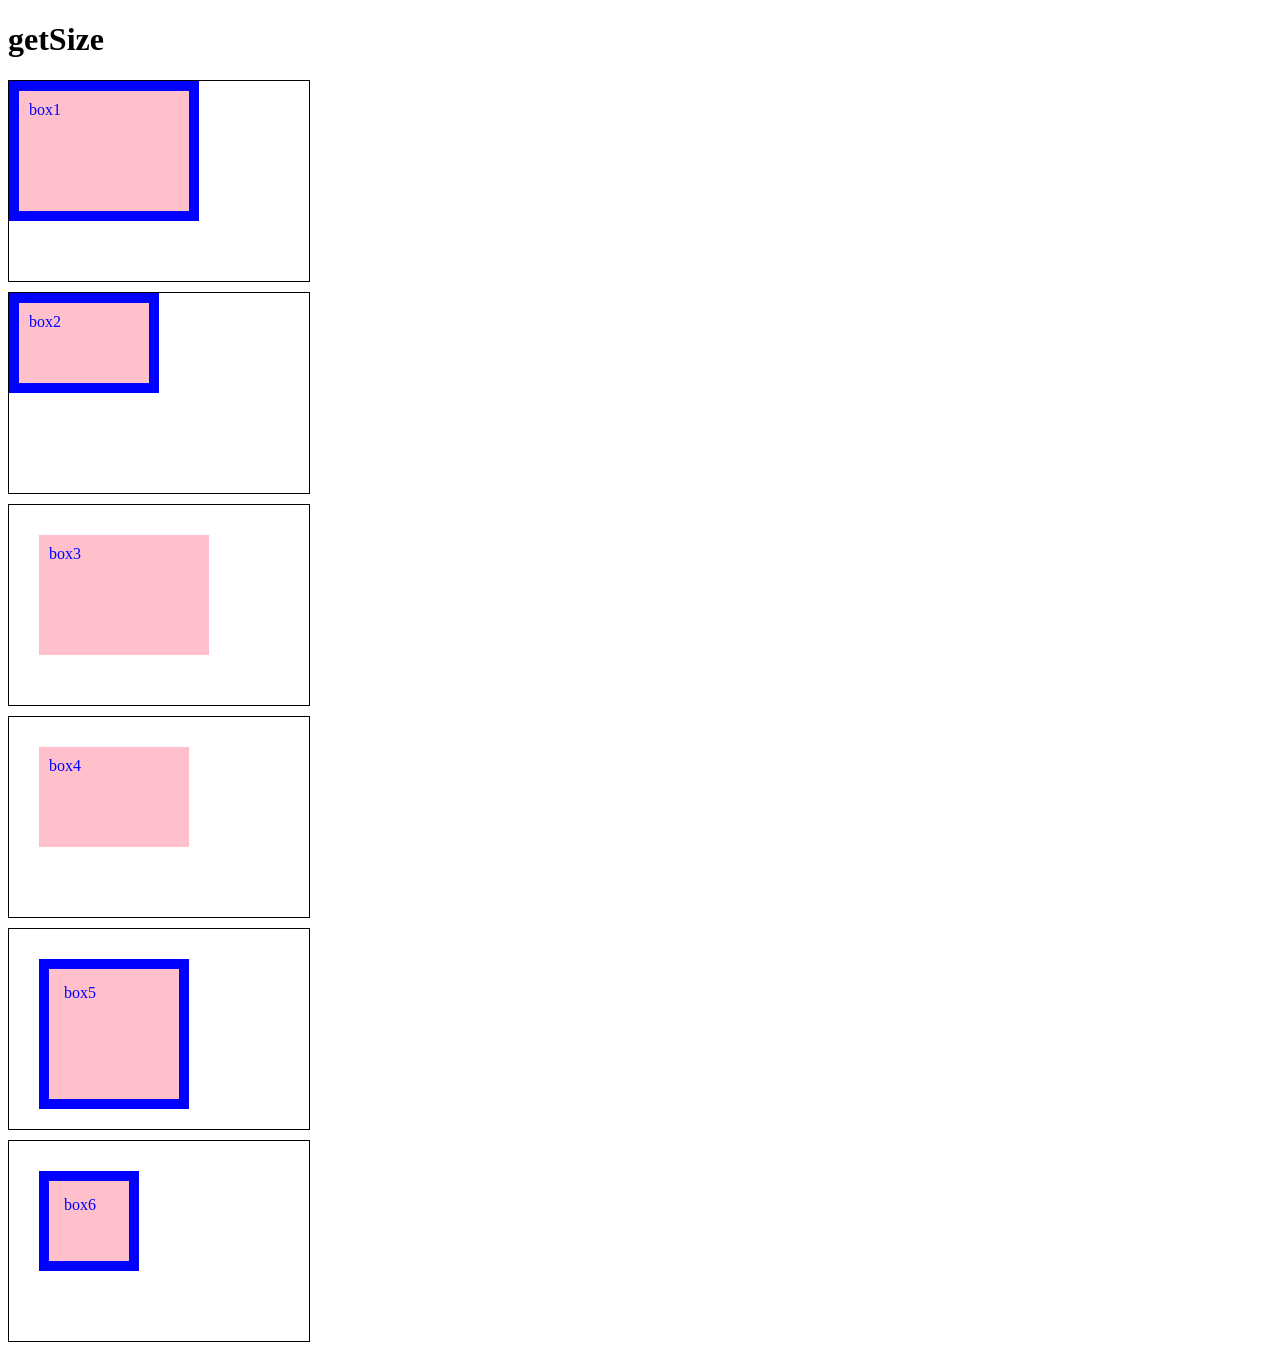
<file: bower_components/get-size/index.html>
<!doctype html>
<html>
<head>
  <meta charset="utf-8">

  <title>getSize</title>

  <style>
    .container {
      width: 300px;
      height: 200px;
      margin-bottom: 10px;
      border: 1px solid;
      position: relative;
    }

    .box {
      color: blue;
      background: pink;
    }

    .border-box {
      -webkit-box-sizing: border-box;
         -moz-box-sizing: border-box;
              box-sizing: border-box;
    }

    #box1, #box2 {
      width: 50%;
      height: 50%;
      border: 10px solid;
      padding: 10px;
    }

    #box3, #box4 {
       width: 50%;
       height: 50%;
       border: 0px solid;
       margin: 10%;
       padding: 10px;
     }

    #box5, #box6 {
       width: 100px;
       height: 100px;
       border: 10px solid;
       margin: 10%;
       padding: 5%;
     }

    </style>

</head>
<body>

  <h1>getSize</h1>

  <div class="container">
    <div id="box1" class="box">box1</div>
  </div>

  <div class="container">
    <div id="box2" class="box border-box">box2</div>
  </div>

  <div class="container">
    <div id="box3" class="box">box3</div>
  </div>

  <div class="container">
    <div id="box4" class="box border-box">box4</div>
  </div>

  <div class="container">
    <div id="box5" class="box">box5</div>
  </div>

  <div class="container">
    <div id="box6" class="box border-box">box6</div>
  </div>

  <script src="get-size.js"></script>

</body>
</html>
</file>
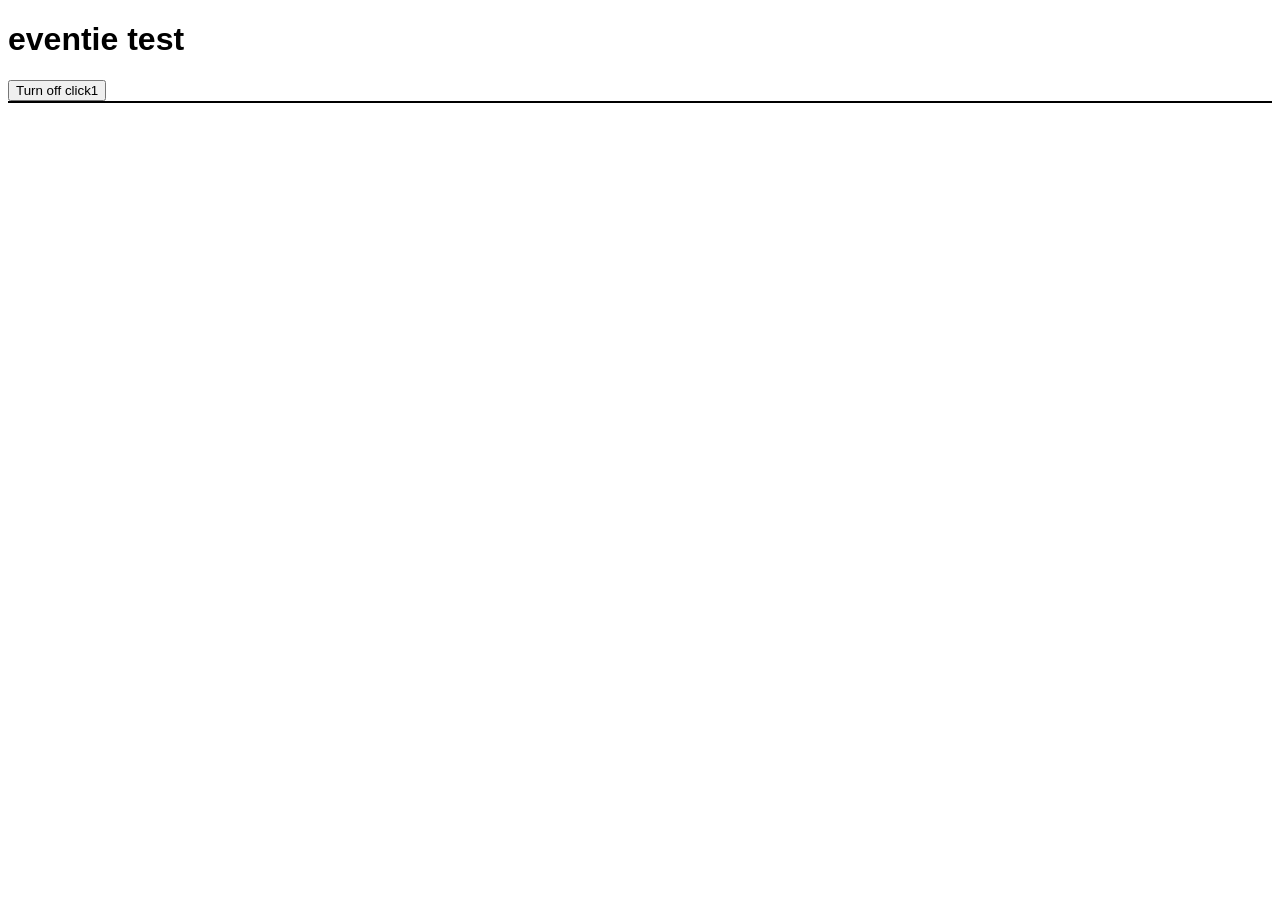
<file: bower_components/eventie/test.html>
<!doctype html>
<html>
<head>
  <meta charset="utf-8">

  <title>eventie test</title>
<style>
html, body { height: 100%; }

body { font-family: sans-serif; }

#output {
  font-size: 12px;
  border: 1px solid;
}
</style>

<script src="eventie.js"></script>
<script>
( function() {

var output;

function addText( message ) {
  output.innerHTML += '\<br\>' + message;
}

function Handler() {
  this.firstName = 'Ralph';
}

Handler.prototype.handleEvent = function( event ) {
  addText( this.firstName + ' handler on ' + event.type + ' at ' + (new Date()).getTime() );
};

function onClick1() {
  addText('click 1 on ' + this.nodeName + ' at ' + (new Date()).getTime() );
}

window.onload = function() {
  output = document.getElementById('output');
  var hndlr = new Handler();
    
  eventie.bind( document.body, 'click', onClick1 );
  eventie.bind( document.body, 'click', hndlr );
  eventie.bind( document.getElementById('turn-off'), 'click', function() {
    eventie.unbind( document.body, 'click', onClick1 );  
  }, false );

  function onResize() {
    console.log('resize');
  }

  eventie.bind( window, 'resize', onResize );
  eventie.unbind( window, 'resize', onResize );

  ( function() {
    var img = new Image();
    eventie.bind( img, 'load', function( event ) {
      var isImg = event.target === img;
      addText('img event.target is img: ' + isImg );
    });
    var w = Math.floor( Math.random() * 200 ) + 400;
    var h = Math.floor( Math.random() * 200 ) + 400;
    img.src = 'http://lorempixel.com/' + w + '/' + h;
  })();

};

})();
</script>

</head>
<body>

  <h1>eventie test</h1>

  <button id="turn-off">Turn off click1 </button>
  <div id="output"></div>

</body>
</html>
</file>
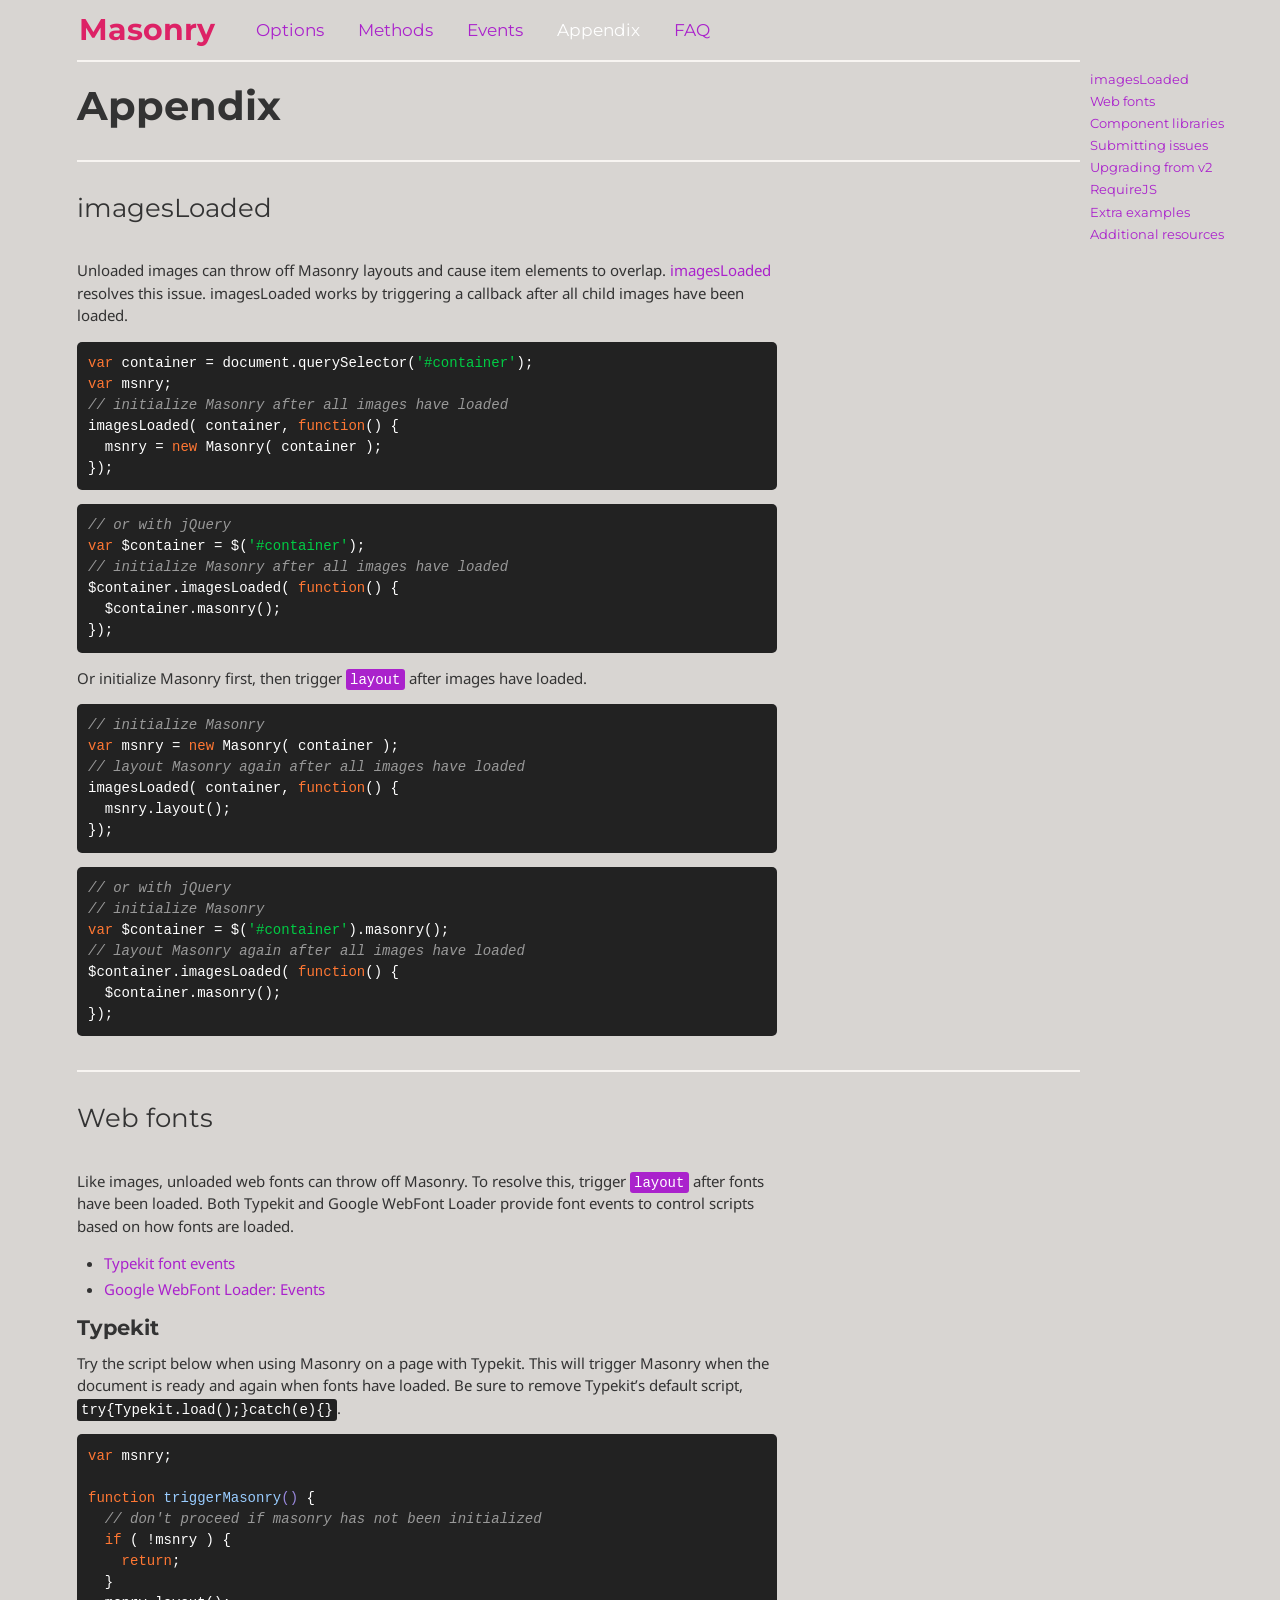
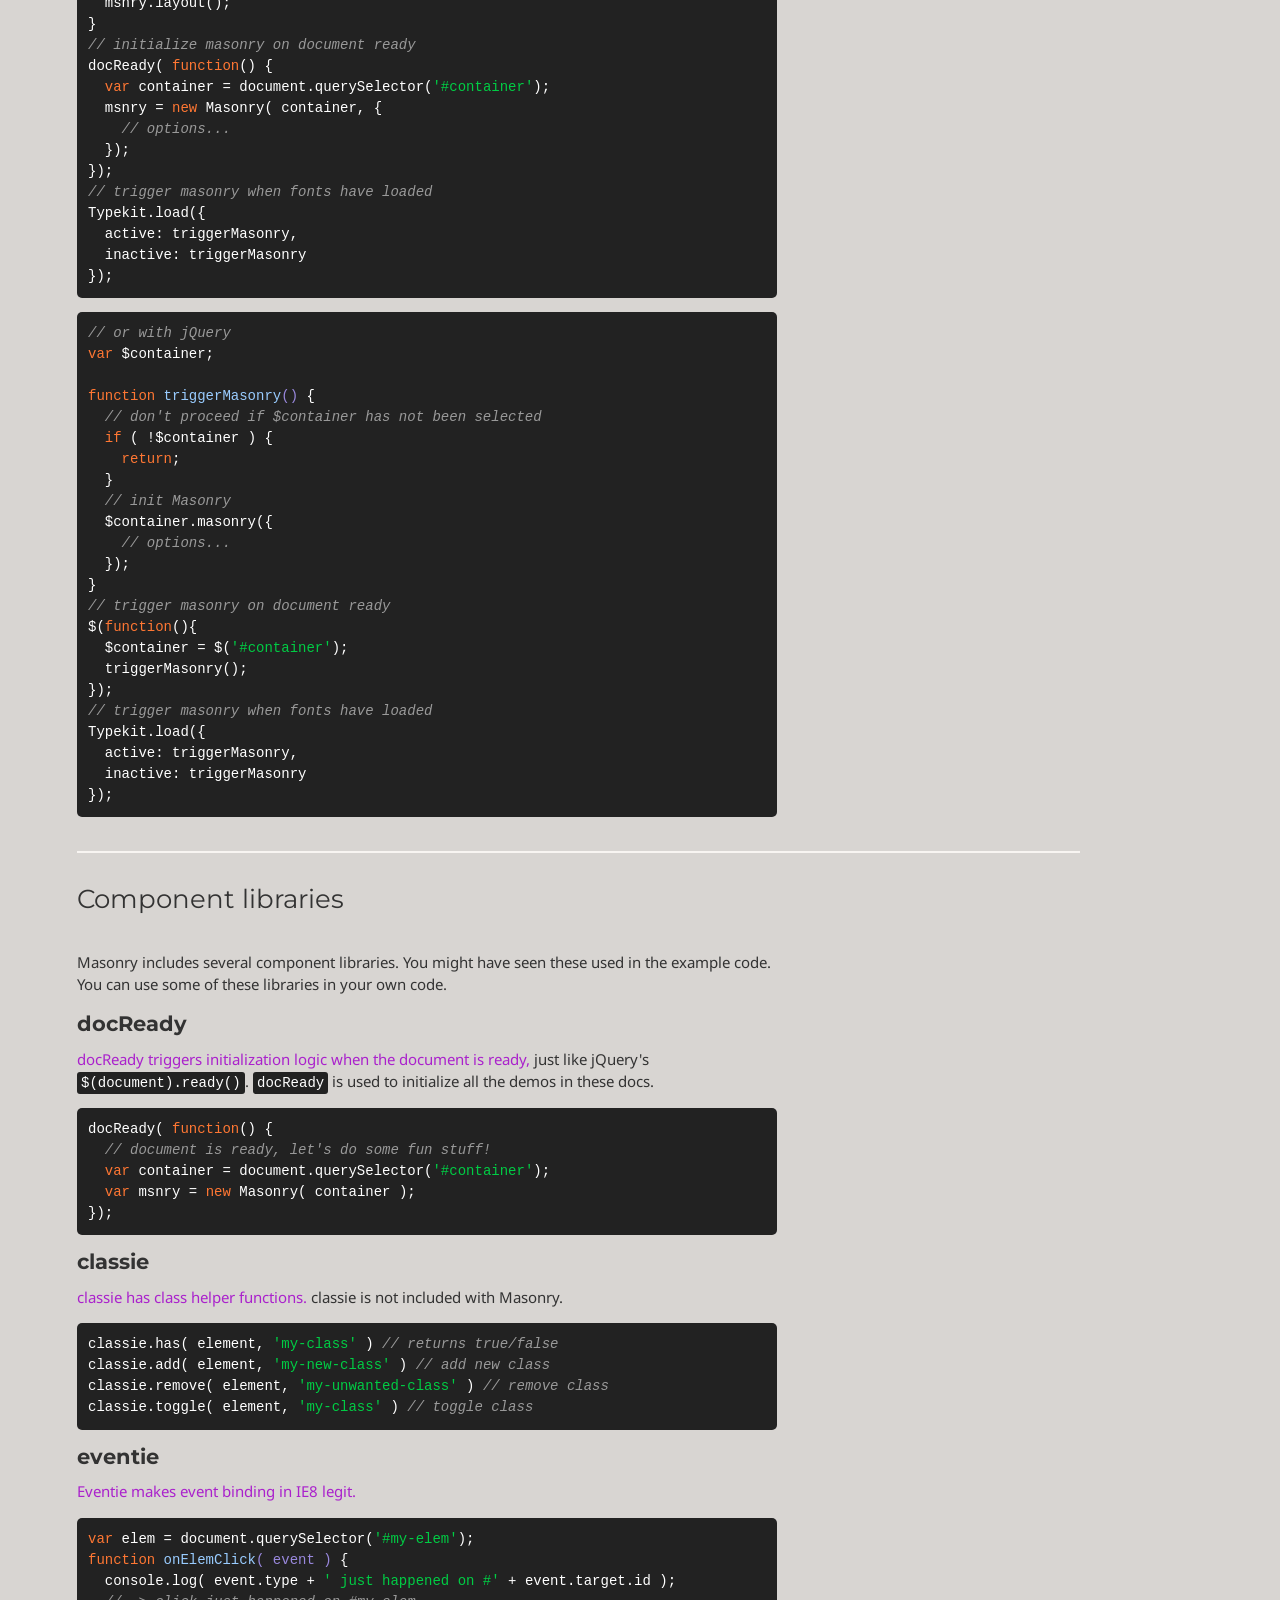
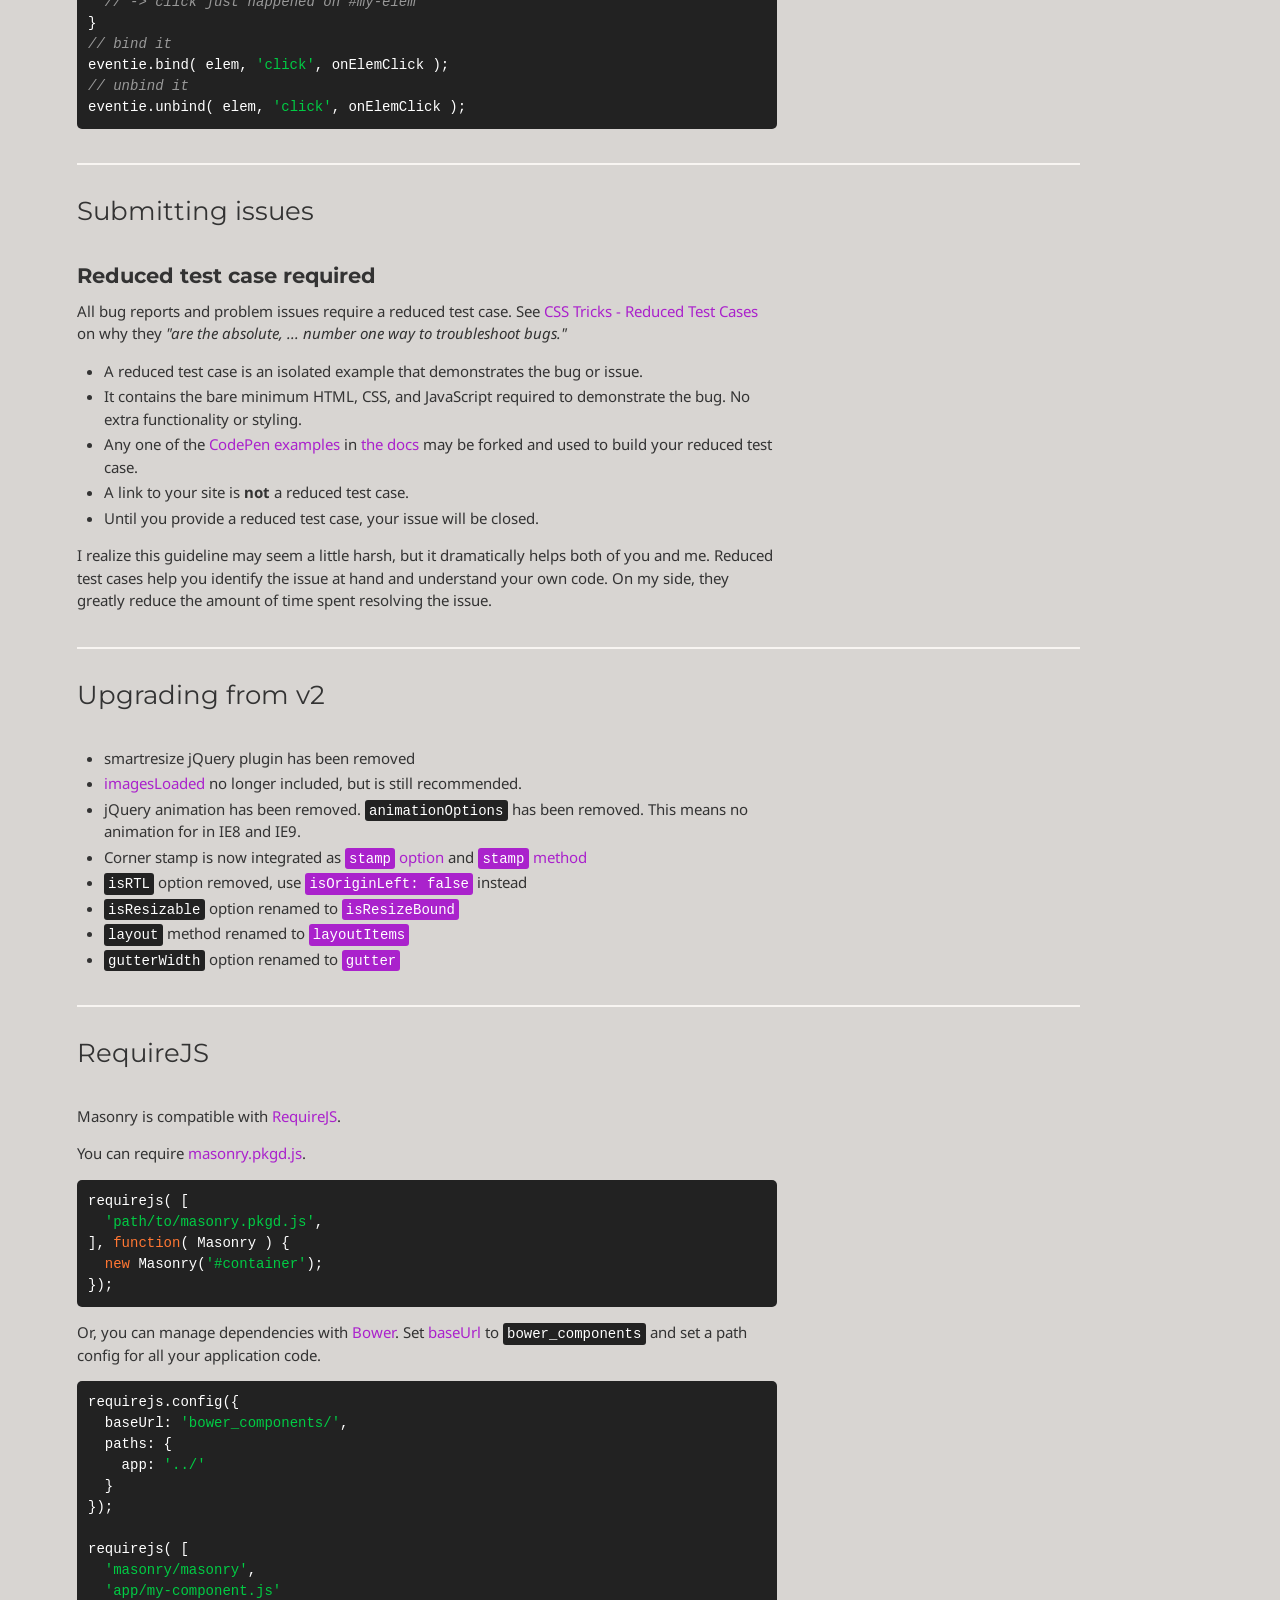
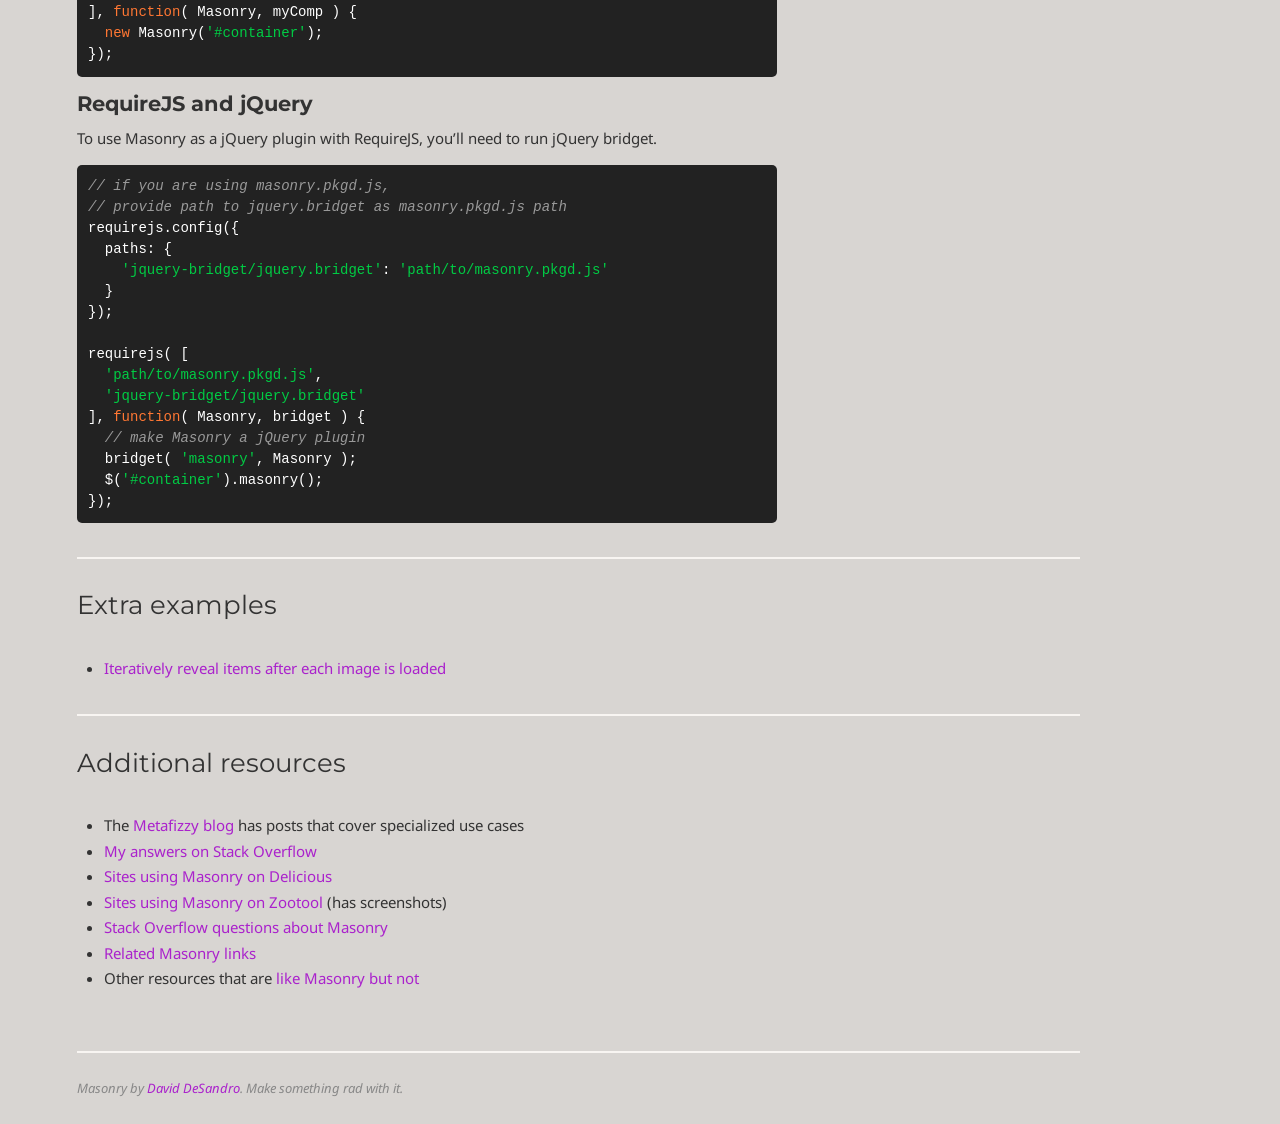
<file: docs/masonry-docs/appendix.html>
<!doctype html>
<!--[if lte IE 8]>     <html class="lt-ie9"> <![endif]-->
<!--[if gt IE 8]><!--> <html class=""> <!--<![endif]-->
<head>
  <meta charset="utf-8" />
  <meta http-equiv="X-UA-Compatible" content="IE=edge,chrome=1" />
  <meta name="viewport" content="width=device-width" />
  <meta name="description" content="Cascading grid layout library" />

  <title>Masonry Appendix</title>

  <link rel="stylesheet" href="http://fonts.googleapis.com/css?family=Montserrat:400,700|Noto+Sans:400,700,400italic" />

  
    <!-- DEV MODE - including each .css file -->
    
      <link rel="stylesheet" href="bower_components/normalize-css/normalize.css" />
    
      <link rel="stylesheet" href="css/base.css" />
    
      <link rel="stylesheet" href="css/code.css" />
    
      <link rel="stylesheet" href="css/demos.css" />
    
      <link rel="stylesheet" href="css/footer.css" />
    
      <link rel="stylesheet" href="css/hero.css" />
    
      <link rel="stylesheet" href="css/icons.css" />
    
      <link rel="stylesheet" href="css/index.css" />
    
      <link rel="stylesheet" href="css/layout.css" />
    
      <link rel="stylesheet" href="css/modules.css" />
    
      <link rel="stylesheet" href="css/site-nav.css" />
    
  

  
  <meta name="twitter:card" content="summary" />
  <meta name="twitter:site" content="@desandro" />
  <meta name="twitter:url" content="http://masonry.desandro.com/appendix.html" />
  <meta name="twitter:title" content="Masonry Appendix" />
  <meta name="twitter:description" content="Cascading grid layout library" />

  

</head>
<body class="appendix-page" data-page="appendix">

  <div id="site-nav">
    <div class="primary-content">
      <h1><a href=".">Masonry</a></h1>
      <ol>
        <li class="nav-options"><a href="options.html">Options</a></li>
        <li class="nav-methods"><a href="methods.html">Methods</a></li>
        <li class="nav-events"><a href="events.html">Events</a></li>
        <li class="nav-appendix"><a href="appendix.html">Appendix</a></li>
        <li class="nav-faq"><a href="faq.html">FAQ</a></li>
      </ol>
    </div>
  </div>

  
  

  <div id="content">

    <div class="primary-content">
      
        <h1>Appendix</h1>
        

      
      
        <ul id="page-nav">
          
            <li><a href="#imagesloaded">imagesLoaded</a></li>
          
            <li><a href="#web-fonts">Web fonts</a></li>
          
            <li><a href="#component-libraries">Component libraries</a></li>
          
            <li><a href="#submitting-issues">Submitting issues</a></li>
          
            <li><a href="#upgrading-from-v2">Upgrading from v2</a></li>
          
            <li><a href="#requirejs">RequireJS</a></li>
          
            <li><a href="#extra-examples">Extra examples</a></li>
          
            <li><a href="#additional-resources">Additional resources</a></li>
          
        </ul>
      
    </div>

    
    
<div class="primary-content">

<h2 id="imagesloaded">imagesLoaded</h2>

<p>Unloaded images can throw off Masonry layouts and cause item elements to overlap. <a href="http://desandro.github.io/imagesloaded/">imagesLoaded</a> resolves this issue. imagesLoaded works by triggering a callback after all child images have been loaded.</p>

<pre><code class="js"><span class="keyword">var</span> container = document.querySelector(<span class="string">'#container'</span>);
<span class="keyword">var</span> msnry;
<span class="comment">// initialize Masonry after all images have loaded</span>
imagesLoaded( container, <span class="keyword">function</span>() {
  msnry = <span class="keyword">new</span> Masonry( container );
});</code></pre>

<pre><code class="js"><span class="comment">// or with jQuery</span>
<span class="keyword">var</span> $container = $(<span class="string">'#container'</span>);
<span class="comment">// initialize Masonry after all images have loaded  </span>
$container.imagesLoaded( <span class="keyword">function</span>() {
  $container.masonry();
});</code></pre>


<p>Or initialize Masonry first, then trigger <a href="methods.html#layout"><code>layout</code></a> after images have loaded.</p>

<pre><code class="js"><span class="comment">// initialize Masonry</span>
<span class="keyword">var</span> msnry = <span class="keyword">new</span> Masonry( container );
<span class="comment">// layout Masonry again after all images have loaded</span>
imagesLoaded( container, <span class="keyword">function</span>() {
  msnry.layout();
});</code></pre>

<pre><code class="js"><span class="comment">// or with jQuery</span>
<span class="comment">// initialize Masonry</span>
<span class="keyword">var</span> $container = $(<span class="string">'#container'</span>).masonry();
<span class="comment">// layout Masonry again after all images have loaded</span>
$container.imagesLoaded( <span class="keyword">function</span>() {
  $container.masonry();
});</code></pre>


</div><div class="primary-content">

<h2 id="web-fonts">Web fonts</h2>

<p>Like images, unloaded web fonts can throw off Masonry. To resolve this, trigger <a href="methods.html#layout"><code>layout</code></a> after fonts have been loaded. Both Typekit and Google WebFont Loader provide font events to control scripts based on how fonts are loaded.</p>

<ul>
  <li><a href="http://blog.typekit.com/2010/10/18/more-control-with-typekits-font-events/">Typekit font events</a></li>
  <li><a href="https://developers.google.com/webfonts/docs/webfont_loader#Events">Google WebFont Loader: Events</a></li>
</ul>

<h3 id="typekit">Typekit</h3>

<p>Try the script below when using Masonry on a page with Typekit. This will trigger Masonry when the document is ready and again when fonts have loaded. Be sure to remove Typekit’s default script, <code>try{Typekit.load();}catch(e){}</code>.</p>

<pre><code class="js"><span class="keyword">var</span> msnry;

<span class="function"><span class="keyword">function</span> <span class="title">triggerMasonry</span><span class="params">()</span> {</span>
  <span class="comment">// don't proceed if masonry has not been initialized</span>
  <span class="keyword">if</span> ( !msnry ) {
    <span class="keyword">return</span>;
  }
  msnry.layout();
}
<span class="comment">// initialize masonry on document ready</span>
docReady( <span class="keyword">function</span>() {
  <span class="keyword">var</span> container = document.querySelector(<span class="string">'#container'</span>);
  msnry = <span class="keyword">new</span> Masonry( container, {
    <span class="comment">// options...</span>
  });
});
<span class="comment">// trigger masonry when fonts have loaded</span>
Typekit.load({
  active: triggerMasonry,
  inactive: triggerMasonry
});</code></pre>


<pre><code class="js"><span class="comment">// or with jQuery</span>
<span class="keyword">var</span> $container;

<span class="function"><span class="keyword">function</span> <span class="title">triggerMasonry</span><span class="params">()</span> {</span>
  <span class="comment">// don't proceed if $container has not been selected</span>
  <span class="keyword">if</span> ( !$container ) {
    <span class="keyword">return</span>;
  }
  <span class="comment">// init Masonry</span>
  $container.masonry({
    <span class="comment">// options...</span>
  });
}
<span class="comment">// trigger masonry on document ready</span>
$(<span class="keyword">function</span>(){
  $container = $(<span class="string">'#container'</span>);
  triggerMasonry();
});
<span class="comment">// trigger masonry when fonts have loaded</span>
Typekit.load({
  active: triggerMasonry,
  inactive: triggerMasonry
});</code></pre>


</div><div class="primary-content">

<h2 id="component-libraries">Component libraries</h2>

<p>Masonry includes several component libraries. You might have seen these used in the example code. You can use some of these libraries in your own code.</p>

<h3 id="docready">docReady</h3>

<p><a href="https://github.com/desandro/doc-ready">docReady triggers initialization logic when the document is ready,</a> just like jQuery's <code>$(document).ready()</code>. <code>docReady</code> is used to initialize all the demos in these docs.</p>

<pre><code class="js">docReady( <span class="keyword">function</span>() {
  <span class="comment">// document is ready, let's do some fun stuff!</span>
  <span class="keyword">var</span> container = document.querySelector(<span class="string">'#container'</span>);
  <span class="keyword">var</span> msnry = <span class="keyword">new</span> Masonry( container );
});</code></pre>


<h3 id="classie">classie</h3>

<p><a href="https://github.com/desandro/classie">classie has class helper functions.</a> classie is not included with Masonry.</p>

<pre><code class="js">classie.has( element, <span class="string">'my-class'</span> ) <span class="comment">// returns true/false</span>
classie.add( element, <span class="string">'my-new-class'</span> ) <span class="comment">// add new class</span>
classie.remove( element, <span class="string">'my-unwanted-class'</span> ) <span class="comment">// remove class</span>
classie.toggle( element, <span class="string">'my-class'</span> ) <span class="comment">// toggle class</span></code></pre>


<h3 id="eventie">eventie</h3>

<p><a href="https://github.com/desandro/eventie">Eventie makes event binding in IE8 legit.</a></p>

<pre><code class="js"><span class="keyword">var</span> elem = document.querySelector(<span class="string">'#my-elem'</span>);
<span class="function"><span class="keyword">function</span> <span class="title">onElemClick</span><span class="params">( event )</span> {</span>
  console.log( event.type + <span class="string">' just happened on #'</span> + event.target.id );
  <span class="comment">// -&gt; click just happened on #my-elem</span>
}
<span class="comment">// bind it</span>
eventie.bind( elem, <span class="string">'click'</span>, onElemClick );
<span class="comment">// unbind it</span>
eventie.unbind( elem, <span class="string">'click'</span>, onElemClick );</code></pre>

</div><div id="submitting-issues" class="primary-content">

<h2 id="submitting-issues">Submitting issues</h2>
<h3 id="reduced-test-case-required">Reduced test case required</h3>
<p>All bug reports and problem issues require a reduced test case. See <a href="http://css-tricks.com/reduced-test-cases/">CSS Tricks - Reduced Test Cases</a> on why they <em>&quot;are the absolute, ... number one way to troubleshoot bugs.&quot;</em></p>
<ul>
<li>A reduced test case is an isolated example that demonstrates the bug or issue.</li>
<li>It contains the bare minimum HTML, CSS, and JavaScript required to demonstrate the bug. No extra functionality or styling.</li>
<li>Any one of the <a href="http://codepen.io/desandro/tag/masonry-docs">CodePen examples</a> in <a href="http://masonry.desandro.com">the docs</a> may be forked and used to build your reduced test case.</li>
<li>A link to your site is <strong>not</strong> a reduced test case.</li>
<li>Until you provide a reduced test case, your issue will be closed.</li>
</ul>
<p>I realize this guideline may seem a little harsh, but it dramatically helps both of you and me. Reduced test cases help you identify the issue at hand and understand your own code. On my side, they greatly reduce the amount of time spent resolving the issue.</p>


</div><div class="primary-content">

<h2 id="upgrading-from-v2">Upgrading from v2</h2>

<ul>
  <li>smartresize jQuery plugin has been removed</li>
  <li><a href="http://desandro.github.io/imagesloaded/">imagesLoaded</a> no longer included, but is still recommended.</li>
  <li>jQuery animation has been removed. <code>animationOptions</code> has been removed. This means no animation for in IE8 and IE9.</li>
  <li>Corner stamp is now integrated as <a href="options.html#stamp"><code>stamp</code> option</a> and <a href="methods.html#stamp"><code>stamp</code> method</a></li>
  <li><code>isRTL</code> option removed, use <a href="options.html#isoriginleft"><code>isOriginLeft: false</code></a> instead</li>
  <li><code>isResizable</code> option renamed to <a href="options.html#isresizebound"><code>isResizeBound</code></a></li>
  <li><code>layout</code> method renamed to <a href="methods.html#layoutitems"><code>layoutItems</code></a></li>
  <li><code>gutterWidth</code> option renamed to <a href="options.html#gutter"><code>gutter</code></a></li>
</ul>

</div><div class="primary-content">

<h2 id="requirejs">RequireJS</h2>

<p>Masonry is compatible with <a href="http://requirejs.org">RequireJS</a>.</p>

<p>You can require <a href="masonry.pkgd.js">masonry.pkgd.js</a>.</p>

<pre><code class="js">requirejs( [
  <span class="string">'path/to/masonry.pkgd.js'</span>,
], <span class="keyword">function</span>( Masonry ) {
  <span class="keyword">new</span> Masonry(<span class="string">'#container'</span>);
});</code></pre>


<p>Or, you can manage dependencies with <a href="http://bower.io">Bower</a>. Set <a href="http://requirejs.org/docs/api.html#config-baseUrl">baseUrl</a> to <code>bower_components</code> and set a path config for all your application code.</p>

<pre><code class="js">requirejs.config({
  baseUrl: <span class="string">'bower_components/'</span>,
  paths: {
    app: <span class="string">'../'</span>
  }
});

requirejs( [
  <span class="string">'masonry/masonry'</span>,
  <span class="string">'app/my-component.js'</span>
], <span class="keyword">function</span>( Masonry, myComp ) {
  <span class="keyword">new</span> Masonry(<span class="string">'#container'</span>);
});</code></pre>


<h3>RequireJS and jQuery</h3>

<p>To use Masonry as a jQuery plugin with RequireJS, you&rsquo;ll need to run jQuery bridget.</p>

<pre><code class="js"><span class="comment">// if you are using masonry.pkgd.js,</span>
<span class="comment">// provide path to jquery.bridget as masonry.pkgd.js path</span>
requirejs.config({
  paths: {
    <span class="string">'jquery-bridget/jquery.bridget'</span>: <span class="string">'path/to/masonry.pkgd.js'</span>
  }
});

requirejs( [
  <span class="string">'path/to/masonry.pkgd.js'</span>,
  <span class="string">'jquery-bridget/jquery.bridget'</span>
], <span class="keyword">function</span>( Masonry, bridget ) {
  <span class="comment">// make Masonry a jQuery plugin</span>
  bridget( <span class="string">'masonry'</span>, Masonry );
  $(<span class="string">'#container'</span>).masonry();
});</code></pre>


</div><div class="primary-content">

<h2 id="extra-examples">Extra examples</h2>

<ul>
  <li><a href="http://codepen.io/desandro/pen/iHevA">Iteratively reveal items after each image is loaded</a></li>
</ul>

</div><div class="primary-content">

<h2 id="additional-resources">Additional resources</h2>

<ul>
  <li>The <a href="http://metafizzy.co/blog/">Metafizzy blog</a> has posts that cover specialized use cases</li>
  <li><a href="http://stackoverflow.com/users/182183/desandro?tab=answers">My answers on Stack Overflow</a></li>
  <li><a href="http://www.delicious.com/desandro/jquerymasonry">Sites using Masonry on Delicious</a></li>
  <li><a href="http://zootool.com/user/desandro/tag:masonry">Sites using Masonry on Zootool</a> (has screenshots)</li>
  <li><a href="http://stackoverflow.com/search?q=masonry">Stack Overflow questions about Masonry</a></li>
  <li><a href="http://www.delicious.com/desandro/re:masonry">Related Masonry links</a></li>
  <li>Other resources that are <a href="http://www.delicious.com/desandro/likemasonrybutnot">like Masonry but not</a></li>
</ul>

</div>


  </div>

  <div id="footer">
    <div class="primary-content">
      Masonry by <a href="http://desandro.com">David DeSandro</a>. Make something rad with it.
    </div>
  </div>

<!-- Masonry does NOT require jQuery.
     jQuery is only used to demonstrate Masonry as a jQuery plugin -->
<script src="http://ajax.googleapis.com/ajax/libs/jquery/1.10.0/jquery.min.js"></script>
<script>window.jQuery || document.write('<script src="bower_components/jquery/jquery.min.js"><\/script>')</script>


  <!-- DEV MODE - including each .js file -->
  
    <script src="bower_components/classie/classie.js"></script>
  
    <script src="bower_components/eventie/eventie.js"></script>
  
    <script src="bower_components/doc-ready/doc-ready.js"></script>
  
    <script src="bower_components/get-style-property/get-style-property.js"></script>
  
    <script src="bower_components/eventEmitter/EventEmitter.js"></script>
  
    <script src="bower_components/imagesloaded/imagesloaded.js"></script>
  
    <script src="bower_components/jquery-bridget/jquery.bridget.js"></script>
  
    <script src="bower_components/get-size/get-size.js"></script>
  
    <script src="bower_components/matches-selector/matches-selector.js"></script>
  
    <script src="bower_components/outlayer/item.js"></script>
  
    <script src="bower_components/outlayer/outlayer.js"></script>
  
    <script src="bower_components/masonry/masonry.js"></script>
  
    <script src="js/controller.js"></script>
  
    <script src="js/pages/events.js"></script>
  
    <script src="js/pages/faq.js"></script>
  
    <script src="js/pages/index.js"></script>
  
    <script src="js/pages/methods.js"></script>
  




</body>
</html>
</file>
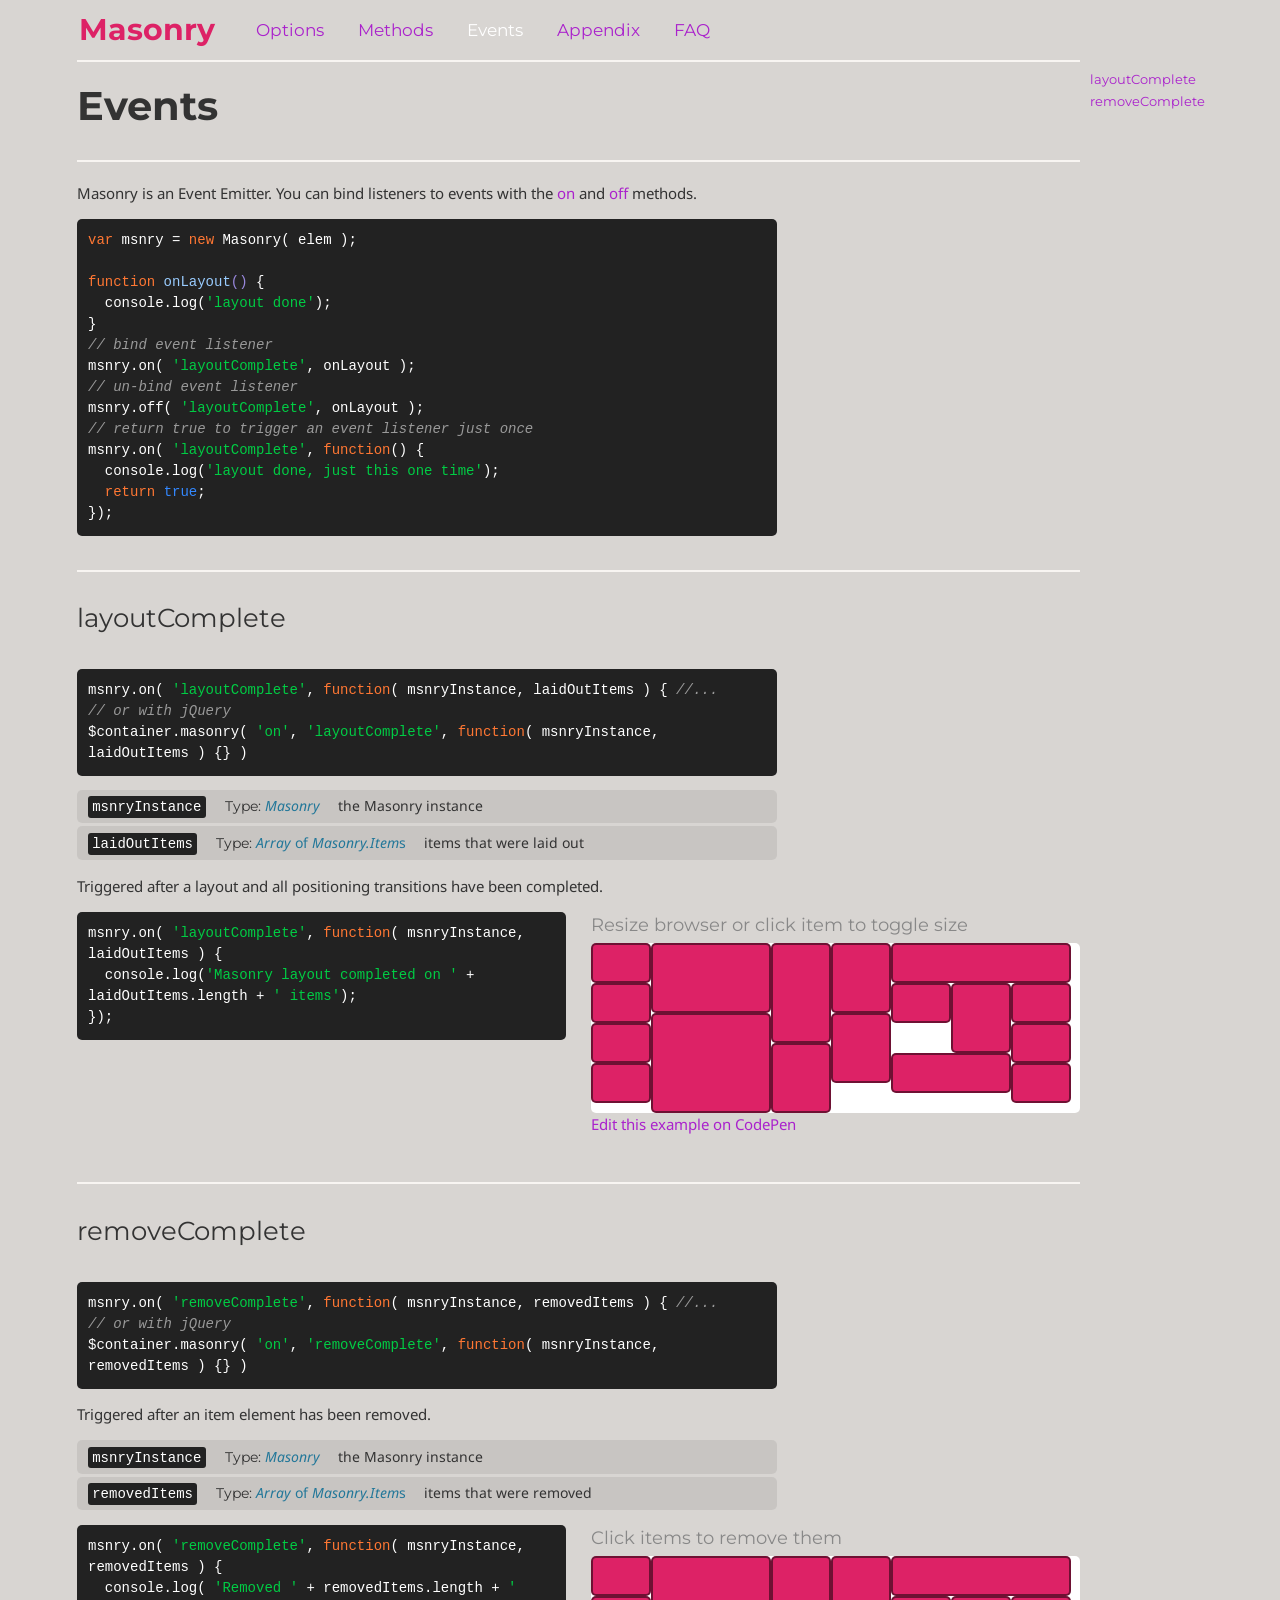
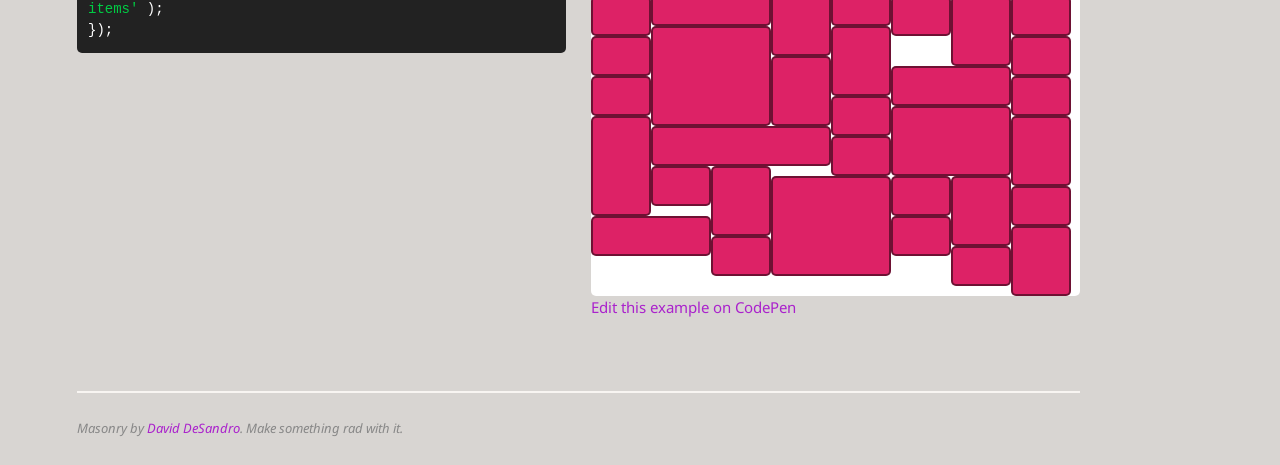
<file: docs/masonry-docs/events.html>
<!doctype html>
<!--[if lte IE 8]>     <html class="lt-ie9"> <![endif]-->
<!--[if gt IE 8]><!--> <html class=""> <!--<![endif]-->
<head>
  <meta charset="utf-8" />
  <meta http-equiv="X-UA-Compatible" content="IE=edge,chrome=1" />
  <meta name="viewport" content="width=device-width" />
  <meta name="description" content="Cascading grid layout library" />

  <title>Masonry Events</title>

  <link rel="stylesheet" href="http://fonts.googleapis.com/css?family=Montserrat:400,700|Noto+Sans:400,700,400italic" />

  
    <!-- DEV MODE - including each .css file -->
    
      <link rel="stylesheet" href="bower_components/normalize-css/normalize.css" />
    
      <link rel="stylesheet" href="css/base.css" />
    
      <link rel="stylesheet" href="css/code.css" />
    
      <link rel="stylesheet" href="css/demos.css" />
    
      <link rel="stylesheet" href="css/footer.css" />
    
      <link rel="stylesheet" href="css/hero.css" />
    
      <link rel="stylesheet" href="css/icons.css" />
    
      <link rel="stylesheet" href="css/index.css" />
    
      <link rel="stylesheet" href="css/layout.css" />
    
      <link rel="stylesheet" href="css/modules.css" />
    
      <link rel="stylesheet" href="css/site-nav.css" />
    
  

  
  <meta name="twitter:card" content="summary" />
  <meta name="twitter:site" content="@desandro" />
  <meta name="twitter:url" content="http://masonry.desandro.com/events.html" />
  <meta name="twitter:title" content="Masonry Events" />
  <meta name="twitter:description" content="Cascading grid layout library" />

  

</head>
<body class="events-page" data-page="events">

  <div id="site-nav">
    <div class="primary-content">
      <h1><a href=".">Masonry</a></h1>
      <ol>
        <li class="nav-options"><a href="options.html">Options</a></li>
        <li class="nav-methods"><a href="methods.html">Methods</a></li>
        <li class="nav-events"><a href="events.html">Events</a></li>
        <li class="nav-appendix"><a href="appendix.html">Appendix</a></li>
        <li class="nav-faq"><a href="faq.html">FAQ</a></li>
      </ol>
    </div>
  </div>

  
  

  <div id="content">

    <div class="primary-content">
      
        <h1>Events</h1>
        

      
      
        <ul id="page-nav">
          
            <li><a href="#layoutcomplete">layoutComplete</a></li>
          
            <li><a href="#removecomplete">removeComplete</a></li>
          
        </ul>
      
    </div>

    
    
<div id="notification"></div>

<div class="primary-content">

<p>Masonry is an Event Emitter. You can bind listeners to events with the <a href="methods.html#on">on</a> and <a href="methods.html#off">off</a> methods.</p>

<pre><code class="js"><span class="keyword">var</span> msnry = <span class="keyword">new</span> Masonry( elem );

<span class="function"><span class="keyword">function</span> <span class="title">onLayout</span><span class="params">()</span> {</span>
  console.log(<span class="string">'layout done'</span>);
}
<span class="comment">// bind event listener</span>
msnry.on( <span class="string">'layoutComplete'</span>, onLayout );
<span class="comment">// un-bind event listener</span>
msnry.off( <span class="string">'layoutComplete'</span>, onLayout );
<span class="comment">// return true to trigger an event listener just once</span>
msnry.on( <span class="string">'layoutComplete'</span>, <span class="keyword">function</span>() {
  console.log(<span class="string">'layout done, just this one time'</span>);
  <span class="keyword">return</span> <span class="literal">true</span>;
});</code></pre>


</div><div class="primary-content">

<h2 id="layoutcomplete">layoutComplete</h2>

<pre><code class="js">msnry.on( <span class="string">'layoutComplete'</span>, <span class="keyword">function</span>( msnryInstance, laidOutItems ) { <span class="comment">//...</span>
<span class="comment">// or with jQuery</span>
$container.masonry( <span class="string">'on'</span>, <span class="string">'layoutComplete'</span>, <span class="keyword">function</span>( msnryInstance, laidOutItems ) {} )</code></pre>


<ul class="params">
  <li class="param">
    <h5 class="param-name param-bit"><code>msnryInstance</code></h5>
    <p class="type param-bit">
      <b>Type:</b> <span class="value"><i>Masonry</i></span>
    </p>
    <p class="description param-bit">the Masonry instance</p>
  </li>
  <li class="param">
    <h5 class="param-name param-bit"><code>laidOutItems</code></h5>
    <p class="type param-bit">
      <b>Type:</b> <span class="value"><i>Array</i> of <i>Masonry.Item</i>s</span>
    </p>
    <p class="description param-bit">items that were laid out</p>
  </li>
</ul>

<p>Triggered after a layout and all positioning transitions have been completed.</p>

<div class="row example">
  <div class="cell example-code">
<pre><code class="js">msnry.on( <span class="string">'layoutComplete'</span>, <span class="keyword">function</span>( msnryInstance, laidOutItems ) {
  console.log(<span class="string">'Masonry layout completed on '</span> + laidOutItems.length + <span class="string">' items'</span>);
});</code></pre>

  </div>
  <div id="layout-complete-demo" class="cell demo">
    <p class="instruction">Resize browser or click item to toggle size</p>
    <div class="masonry clickable">
      <div class="item"></div>
<div class="item w2 h2"></div>
<div class="item h3"></div>
<div class="item h2"></div>
<div class="item w3"></div>
<div class="item"></div>
<div class="item"></div>
<div class="item h2"></div>
<div class="item w2 h3"></div>
<div class="item"></div>
<div class="item h2"></div>
<div class="item"></div>
<div class="item w2"></div>
<div class="item"></div>
<div class="item h2"></div>
<div class="item"></div>
<div class="item"></div>

    </div>
    <p class="edit"><a href="http://codepen.io/desandro/pen/htsui">Edit this example on CodePen</a></p>
  </div>
</div>

</div><div class="primary-content">

<h2 id="removecomplete">removeComplete</h2>

<pre><code class="js">msnry.on( <span class="string">'removeComplete'</span>, <span class="keyword">function</span>( msnryInstance, removedItems ) { <span class="comment">//...</span>
<span class="comment">// or with jQuery</span>
$container.masonry( <span class="string">'on'</span>, <span class="string">'removeComplete'</span>, <span class="keyword">function</span>( msnryInstance, removedItems ) {} )</code></pre>


<p>Triggered after an item element has been removed.</p>

<ul class="params">
  <li class="param">
    <h5 class="param-name param-bit"><code>msnryInstance</code></h5>
    <p class="type param-bit">
      <b>Type:</b> <span class="value"><i>Masonry</i></span>
    </p>
    <p class="description param-bit">the Masonry instance</p>
  </li>
  <li class="param">
    <h5 class="param-name param-bit"><code>removedItems</code></h5>
    <p class="type param-bit">
      <b>Type:</b> <span class="value"><i>Array</i> of <i>Masonry.Item</i>s</span>
    </p>
    <p class="description param-bit">items that were removed</p>
  </li>
</ul>

<div class="row example">
  <div class="cell example-code">
<pre><code class="js">msnry.on( <span class="string">'removeComplete'</span>, <span class="keyword">function</span>( msnryInstance, removedItems ) {
  console.log( <span class="string">'Removed '</span> + removedItems.length + <span class="string">' items'</span> );
});</code></pre>

  </div>
  <div id="remove-complete-demo" class="cell demo">
    <p class="instruction">Click items to remove them</p>
    <div class="masonry clickable">
      <div class="item"></div>
<div class="item w2 h2"></div>
<div class="item h3"></div>
<div class="item h2"></div>
<div class="item w3"></div>
<div class="item"></div>
<div class="item"></div>
<div class="item h2"></div>
<div class="item w2 h3"></div>
<div class="item"></div>
<div class="item h2"></div>
<div class="item"></div>
<div class="item w2"></div>
<div class="item"></div>
<div class="item h2"></div>
<div class="item"></div>
<div class="item"></div>

      <div class="item"></div>
<div class="item w2 h2"></div>
<div class="item h3"></div>
<div class="item h2"></div>
<div class="item w3"></div>
<div class="item"></div>
<div class="item"></div>
<div class="item h2"></div>
<div class="item w2 h3"></div>
<div class="item"></div>
<div class="item h2"></div>
<div class="item"></div>
<div class="item w2"></div>
<div class="item"></div>
<div class="item h2"></div>
<div class="item"></div>
<div class="item"></div>

    </div>
    <p class="edit"><a href="http://codepen.io/desandro/pen/JknEe">Edit this example on CodePen</a></p>
  </div>
</div>

</div>


  </div>

  <div id="footer">
    <div class="primary-content">
      Masonry by <a href="http://desandro.com">David DeSandro</a>. Make something rad with it.
    </div>
  </div>

<!-- Masonry does NOT require jQuery.
     jQuery is only used to demonstrate Masonry as a jQuery plugin -->
<script src="http://ajax.googleapis.com/ajax/libs/jquery/1.10.0/jquery.min.js"></script>
<script>window.jQuery || document.write('<script src="bower_components/jquery/jquery.min.js"><\/script>')</script>


  <!-- DEV MODE - including each .js file -->
  
    <script src="bower_components/classie/classie.js"></script>
  
    <script src="bower_components/eventie/eventie.js"></script>
  
    <script src="bower_components/doc-ready/doc-ready.js"></script>
  
    <script src="bower_components/get-style-property/get-style-property.js"></script>
  
    <script src="bower_components/eventEmitter/EventEmitter.js"></script>
  
    <script src="bower_components/imagesloaded/imagesloaded.js"></script>
  
    <script src="bower_components/jquery-bridget/jquery.bridget.js"></script>
  
    <script src="bower_components/get-size/get-size.js"></script>
  
    <script src="bower_components/matches-selector/matches-selector.js"></script>
  
    <script src="bower_components/outlayer/item.js"></script>
  
    <script src="bower_components/outlayer/outlayer.js"></script>
  
    <script src="bower_components/masonry/masonry.js"></script>
  
    <script src="js/controller.js"></script>
  
    <script src="js/pages/events.js"></script>
  
    <script src="js/pages/faq.js"></script>
  
    <script src="js/pages/index.js"></script>
  
    <script src="js/pages/methods.js"></script>
  




</body>
</html>
</file>
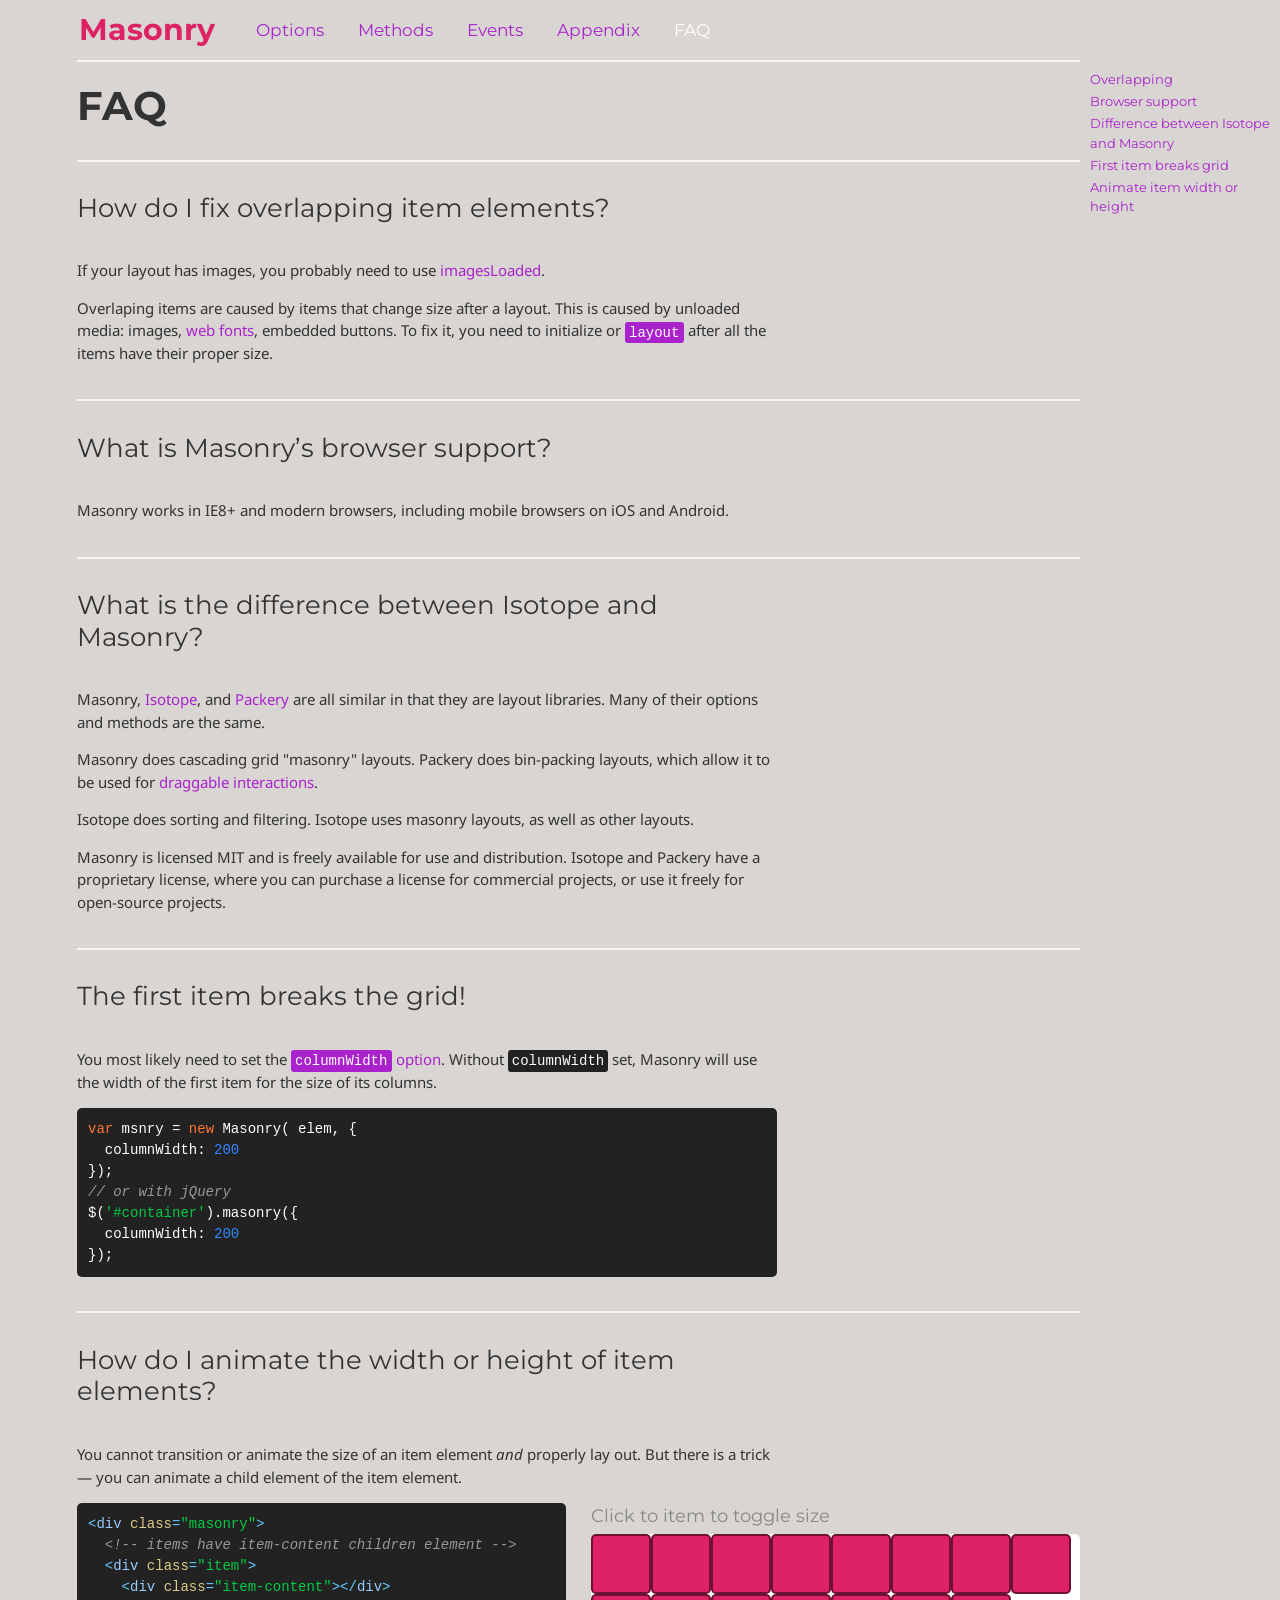
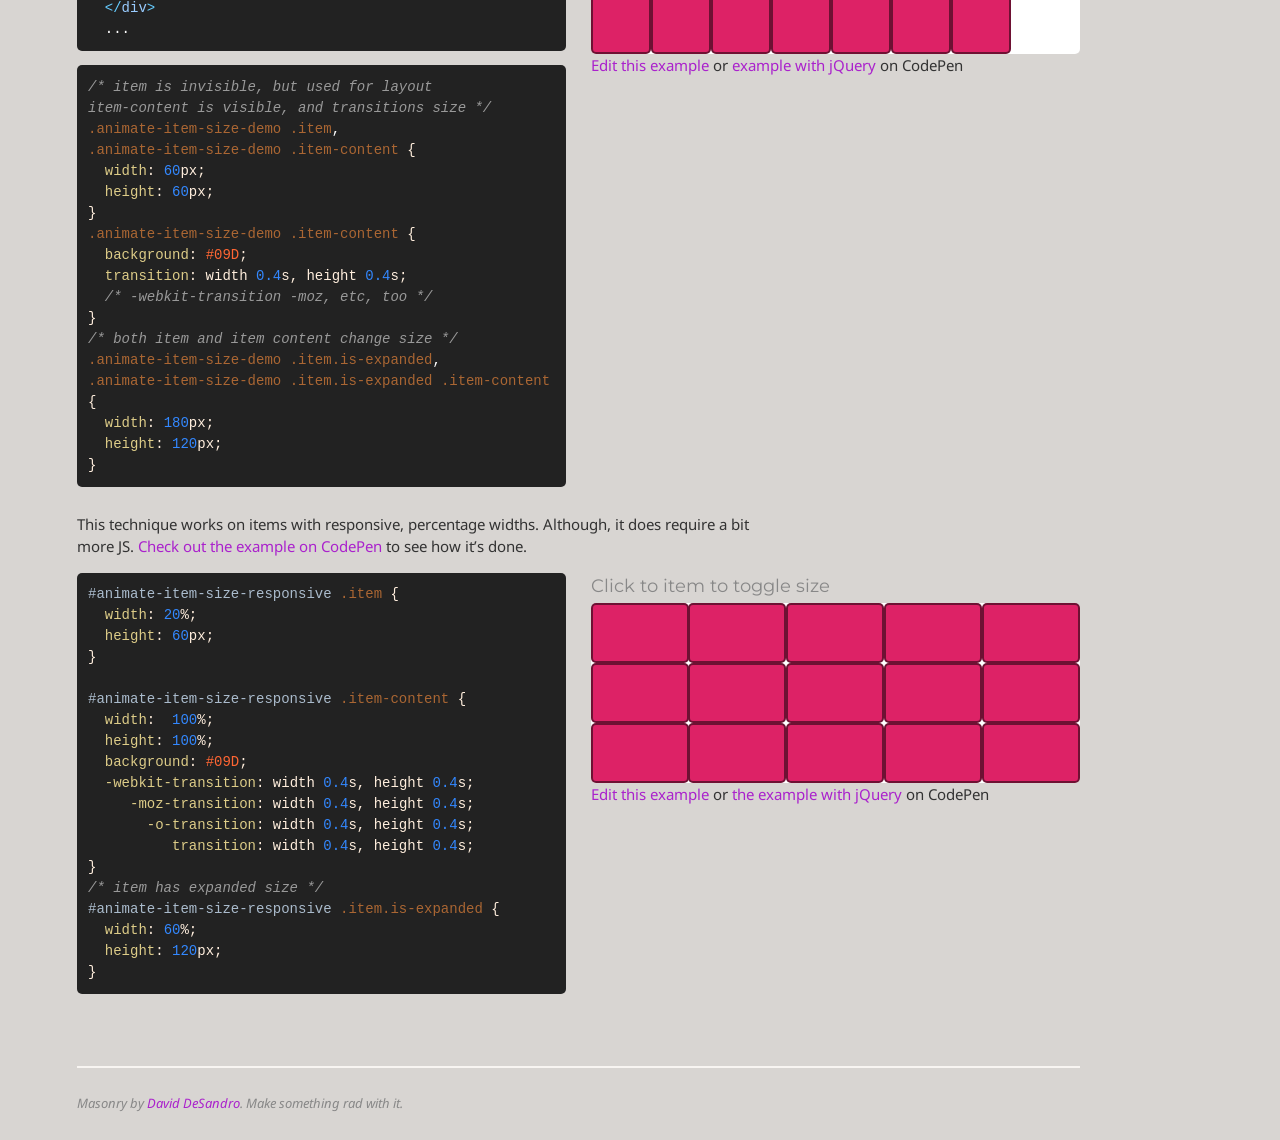
<file: docs/masonry-docs/faq.html>
<!doctype html>
<!--[if lte IE 8]>     <html class="lt-ie9"> <![endif]-->
<!--[if gt IE 8]><!--> <html class=""> <!--<![endif]-->
<head>
  <meta charset="utf-8" />
  <meta http-equiv="X-UA-Compatible" content="IE=edge,chrome=1" />
  <meta name="viewport" content="width=device-width" />
  <meta name="description" content="Cascading grid layout library" />

  <title>Masonry FAQ</title>

  <link rel="stylesheet" href="http://fonts.googleapis.com/css?family=Montserrat:400,700|Noto+Sans:400,700,400italic" />

  
    <!-- DEV MODE - including each .css file -->
    
      <link rel="stylesheet" href="bower_components/normalize-css/normalize.css" />
    
      <link rel="stylesheet" href="css/base.css" />
    
      <link rel="stylesheet" href="css/code.css" />
    
      <link rel="stylesheet" href="css/demos.css" />
    
      <link rel="stylesheet" href="css/footer.css" />
    
      <link rel="stylesheet" href="css/hero.css" />
    
      <link rel="stylesheet" href="css/icons.css" />
    
      <link rel="stylesheet" href="css/index.css" />
    
      <link rel="stylesheet" href="css/layout.css" />
    
      <link rel="stylesheet" href="css/modules.css" />
    
      <link rel="stylesheet" href="css/site-nav.css" />
    
  

  
  <meta name="twitter:card" content="summary" />
  <meta name="twitter:site" content="@desandro" />
  <meta name="twitter:url" content="http://masonry.desandro.com/faq.html" />
  <meta name="twitter:title" content="Masonry FAQ" />
  <meta name="twitter:description" content="Cascading grid layout library" />

  

</head>
<body class="faq-page" data-page="faq">

  <div id="site-nav">
    <div class="primary-content">
      <h1><a href=".">Masonry</a></h1>
      <ol>
        <li class="nav-options"><a href="options.html">Options</a></li>
        <li class="nav-methods"><a href="methods.html">Methods</a></li>
        <li class="nav-events"><a href="events.html">Events</a></li>
        <li class="nav-appendix"><a href="appendix.html">Appendix</a></li>
        <li class="nav-faq"><a href="faq.html">FAQ</a></li>
      </ol>
    </div>
  </div>

  
  

  <div id="content">

    <div class="primary-content">
      
        <h1>FAQ</h1>
        

      
      
        <ul id="page-nav">
          
            <li><a href="#overlapping">Overlapping</a></li>
          
            <li><a href="#browser-support">Browser support</a></li>
          
            <li><a href="#difference-between-isotope-and-masonry">Difference between Isotope and Masonry</a></li>
          
            <li><a href="#first-item-breaks-grid">First item breaks grid</a></li>
          
            <li><a href="#animate-item-width-or-height">Animate item width or height</a></li>
          
        </ul>
      
    </div>

    
    

<div class="primary-content">

  <h2 id="overlapping">How do I fix overlapping item elements?</h2>

  <p>If your layout has images, you probably need to use <a href="appendix.html#imagesloaded">imagesLoaded</a>.</p>

  <p>Overlaping items are caused by items that change size after a layout. This is caused by unloaded media: images, <a href="appendix.html#web-fonts">web fonts</a>, embedded buttons. To fix it, you need to initialize or <a href="methods.html#layout"><code>layout</code></a> after all the items have their proper size.</p>

</div><div class="primary-content">

  <h2 id="browser-support">What is Masonry&rsquo;s browser support?</h2>

  <p>Masonry works in IE8+ and modern browsers, including mobile browsers on iOS and Android.</p>

</div><div class="primary-content">

  <h2 id="difference-between-isotope-and-masonry">What is the difference between Isotope and Masonry?</h2>

  <p>Masonry, <a href="http://isotope.metafizzy.co">Isotope</a>, and <a href="http://packery.metafizzy.co">Packery</a> are all similar in that they are layout libraries. Many of their options and methods are the same.</p>

  <p>Masonry does cascading grid "masonry" layouts. Packery does bin-packing layouts, which allow it to be used for <a href="">draggable interactions</a>.</p>

  <p>Isotope does sorting and filtering. Isotope uses masonry layouts, as well as other layouts. </p>

  <p>Masonry is licensed MIT and is freely available for use and distribution. Isotope and Packery have a proprietary license, where you can purchase a license for commercial projects, or use it freely for open-source projects.</p>

</div><div class="primary-content">

<h2 id="first-item-breaks-grid">The first item breaks the grid!</h2>

<p>You most likely need to set the <a href="options.html#columnwidth"><code>columnWidth</code> option</a>. Without <code>columnWidth</code> set, Masonry will use the width of the first item for the size of its columns.</p>

<pre><code class="js"><span class="keyword">var</span> msnry = <span class="keyword">new</span> Masonry( elem, {
  columnWidth: <span class="number">200</span>
});
<span class="comment">// or with jQuery</span>
$(<span class="string">'#container'</span>).masonry({
  columnWidth: <span class="number">200</span>
});</code></pre>



</div><div class="primary-content">

  <h2 id="animate-item-width-or-height">How do I animate the width or height of item elements?</h2>

  <p>You cannot transition or animate the size of an item element <em>and</em> properly lay out. But there is a trick &mdash; you can animate a child element of the item element.</p>

  <div class="row example">
    <div class="cell example-code">
<pre><code class="html"><span class="tag">&lt;<span class="title">div</span> <span class="attribute">class</span>=<span class="value">"masonry"</span>&gt;</span>
  <span class="comment">&lt;!-- items have item-content children element --&gt;</span>
  <span class="tag">&lt;<span class="title">div</span> <span class="attribute">class</span>=<span class="value">"item"</span>&gt;</span>
    <span class="tag">&lt;<span class="title">div</span> <span class="attribute">class</span>=<span class="value">"item-content"</span>&gt;</span><span class="tag">&lt;/<span class="title">div</span>&gt;</span>
  <span class="tag">&lt;/<span class="title">div</span>&gt;</span>
  ...</code></pre>

<pre><code class="css"><span class="comment">/* item is invisible, but used for layout
item-content is visible, and transitions size */</span>
<span class="class">.animate-item-size-demo</span> <span class="class">.item</span>,
<span class="class">.animate-item-size-demo</span> <span class="class">.item-content</span> <span class="rules">{
  <span class="rule"><span class="attribute">width</span>:<span class="value"> <span class="number">60</span>px;</span></span>
  <span class="rule"><span class="attribute">height</span>:<span class="value"> <span class="number">60</span>px;</span></span>
<span class="rule">}</span></span>
<span class="class">.animate-item-size-demo</span> <span class="class">.item-content</span> <span class="rules">{
  <span class="rule"><span class="attribute">background</span>:<span class="value"> <span class="hexcolor">#09D</span>;</span></span>
  <span class="rule"><span class="attribute">transition</span>:<span class="value"> width <span class="number">0.4</span>s, height <span class="number">0.4</span>s;</span></span>
  <span class="comment">/* -webkit-transition -moz, etc, too */</span>
<span class="rule">}</span></span>
<span class="comment">/* both item and item content change size */</span>
<span class="class">.animate-item-size-demo</span> <span class="class">.item</span><span class="class">.is-expanded</span>,
<span class="class">.animate-item-size-demo</span> <span class="class">.item</span><span class="class">.is-expanded</span> <span class="class">.item-content</span> <span class="rules">{
  <span class="rule"><span class="attribute">width</span>:<span class="value"> <span class="number">180</span>px;</span></span>
  <span class="rule"><span class="attribute">height</span>:<span class="value"> <span class="number">120</span>px;</span></span>
<span class="rule">}</span></span></code></pre>

    </div>
    <div id="animate-item-size" class="cell demo">
      <p class="instruction">Click to item to toggle size</p>
      <div class="masonry clickable animate-item-size-demo">
          <div class="item">
    <div class="item-content"></div>
  </div>
  <div class="item">
    <div class="item-content"></div>
  </div>
  <div class="item">
    <div class="item-content"></div>
  </div>
  <div class="item">
    <div class="item-content"></div>
  </div>
  <div class="item">
    <div class="item-content"></div>
  </div>
  <div class="item">
    <div class="item-content"></div>
  </div>
  <div class="item">
    <div class="item-content"></div>
  </div>
  <div class="item">
    <div class="item-content"></div>
  </div>
  <div class="item">
    <div class="item-content"></div>
  </div>
  <div class="item">
    <div class="item-content"></div>
  </div>
  <div class="item">
    <div class="item-content"></div>
  </div>
  <div class="item">
    <div class="item-content"></div>
  </div>
  <div class="item">
    <div class="item-content"></div>
  </div>
  <div class="item">
    <div class="item-content"></div>
  </div>
  <div class="item">
    <div class="item-content"></div>
  </div>

      </div>
      <p class="edit"><a href="http://codepen.io/desandro/pen/ILbJy">Edit this example</a> or <a href="http://codepen.io/desandro/pen/daKBo">example with jQuery</a>  on CodePen</p>
    </div>
  </div>

  <p>This technique works on items with responsive, percentage widths. Although, it does require a bit more JS. <a href="http://codepen.io/desandro/pen/jGJKL">Check out the example on CodePen</a> to see how it&rsquo;s done.</p>

  <div class="row example">
    <div class="cell example-code">
<pre><code class="css"><span class="id">#animate-item-size-responsive</span> <span class="class">.item</span> <span class="rules">{
  <span class="rule"><span class="attribute">width</span>:<span class="value"> <span class="number">20</span>%;</span></span>
  <span class="rule"><span class="attribute">height</span>:<span class="value"> <span class="number">60</span>px;</span></span>
<span class="rule">}</span></span>

<span class="id">#animate-item-size-responsive</span> <span class="class">.item-content</span> <span class="rules">{
  <span class="rule"><span class="attribute">width</span>:<span class="value">  <span class="number">100</span>%;</span></span>
  <span class="rule"><span class="attribute">height</span>:<span class="value"> <span class="number">100</span>%;</span></span>
  <span class="rule"><span class="attribute">background</span>:<span class="value"> <span class="hexcolor">#09D</span>;</span></span>
  <span class="rule"><span class="attribute">-webkit-transition</span>:<span class="value"> width <span class="number">0.4</span>s, height <span class="number">0.4</span>s;</span></span>
     <span class="rule"><span class="attribute">-moz-transition</span>:<span class="value"> width <span class="number">0.4</span>s, height <span class="number">0.4</span>s;</span></span>
       <span class="rule"><span class="attribute">-o-transition</span>:<span class="value"> width <span class="number">0.4</span>s, height <span class="number">0.4</span>s;</span></span>
          <span class="rule"><span class="attribute">transition</span>:<span class="value"> width <span class="number">0.4</span>s, height <span class="number">0.4</span>s;</span></span>
<span class="rule">}</span></span>
<span class="comment">/* item has expanded size */</span>
<span class="id">#animate-item-size-responsive</span> <span class="class">.item</span><span class="class">.is-expanded</span> <span class="rules">{
  <span class="rule"><span class="attribute">width</span>:<span class="value"> <span class="number">60</span>%;</span></span>
  <span class="rule"><span class="attribute">height</span>:<span class="value"> <span class="number">120</span>px;</span></span>
<span class="rule">}</span></span></code></pre>

    </div>
    <div id="animate-item-size-responsive" class="cell demo">
      <p class="instruction">Click to item to toggle size</p>
      <div class="masonry clickable animate-item-size-demo">
        <div class="grid-sizer"></div>
          <div class="item">
    <div class="item-content"></div>
  </div>
  <div class="item">
    <div class="item-content"></div>
  </div>
  <div class="item">
    <div class="item-content"></div>
  </div>
  <div class="item">
    <div class="item-content"></div>
  </div>
  <div class="item">
    <div class="item-content"></div>
  </div>
  <div class="item">
    <div class="item-content"></div>
  </div>
  <div class="item">
    <div class="item-content"></div>
  </div>
  <div class="item">
    <div class="item-content"></div>
  </div>
  <div class="item">
    <div class="item-content"></div>
  </div>
  <div class="item">
    <div class="item-content"></div>
  </div>
  <div class="item">
    <div class="item-content"></div>
  </div>
  <div class="item">
    <div class="item-content"></div>
  </div>
  <div class="item">
    <div class="item-content"></div>
  </div>
  <div class="item">
    <div class="item-content"></div>
  </div>
  <div class="item">
    <div class="item-content"></div>
  </div>

      </div>
      <p class="edit"><a href="http://codepen.io/desandro/pen/BnCqy">Edit this example</a> or <a href="http://codepen.io/desandro/pen/JFpIB"> the example with jQuery</a> on CodePen</p>
    </div>

  </div>

</div>

  </div>

  <div id="footer">
    <div class="primary-content">
      Masonry by <a href="http://desandro.com">David DeSandro</a>. Make something rad with it.
    </div>
  </div>

<!-- Masonry does NOT require jQuery.
     jQuery is only used to demonstrate Masonry as a jQuery plugin -->
<script src="http://ajax.googleapis.com/ajax/libs/jquery/1.10.0/jquery.min.js"></script>
<script>window.jQuery || document.write('<script src="bower_components/jquery/jquery.min.js"><\/script>')</script>


  <!-- DEV MODE - including each .js file -->
  
    <script src="bower_components/classie/classie.js"></script>
  
    <script src="bower_components/eventie/eventie.js"></script>
  
    <script src="bower_components/doc-ready/doc-ready.js"></script>
  
    <script src="bower_components/get-style-property/get-style-property.js"></script>
  
    <script src="bower_components/eventEmitter/EventEmitter.js"></script>
  
    <script src="bower_components/imagesloaded/imagesloaded.js"></script>
  
    <script src="bower_components/jquery-bridget/jquery.bridget.js"></script>
  
    <script src="bower_components/get-size/get-size.js"></script>
  
    <script src="bower_components/matches-selector/matches-selector.js"></script>
  
    <script src="bower_components/outlayer/item.js"></script>
  
    <script src="bower_components/outlayer/outlayer.js"></script>
  
    <script src="bower_components/masonry/masonry.js"></script>
  
    <script src="js/controller.js"></script>
  
    <script src="js/pages/events.js"></script>
  
    <script src="js/pages/faq.js"></script>
  
    <script src="js/pages/index.js"></script>
  
    <script src="js/pages/methods.js"></script>
  




</body>
</html>
</file>
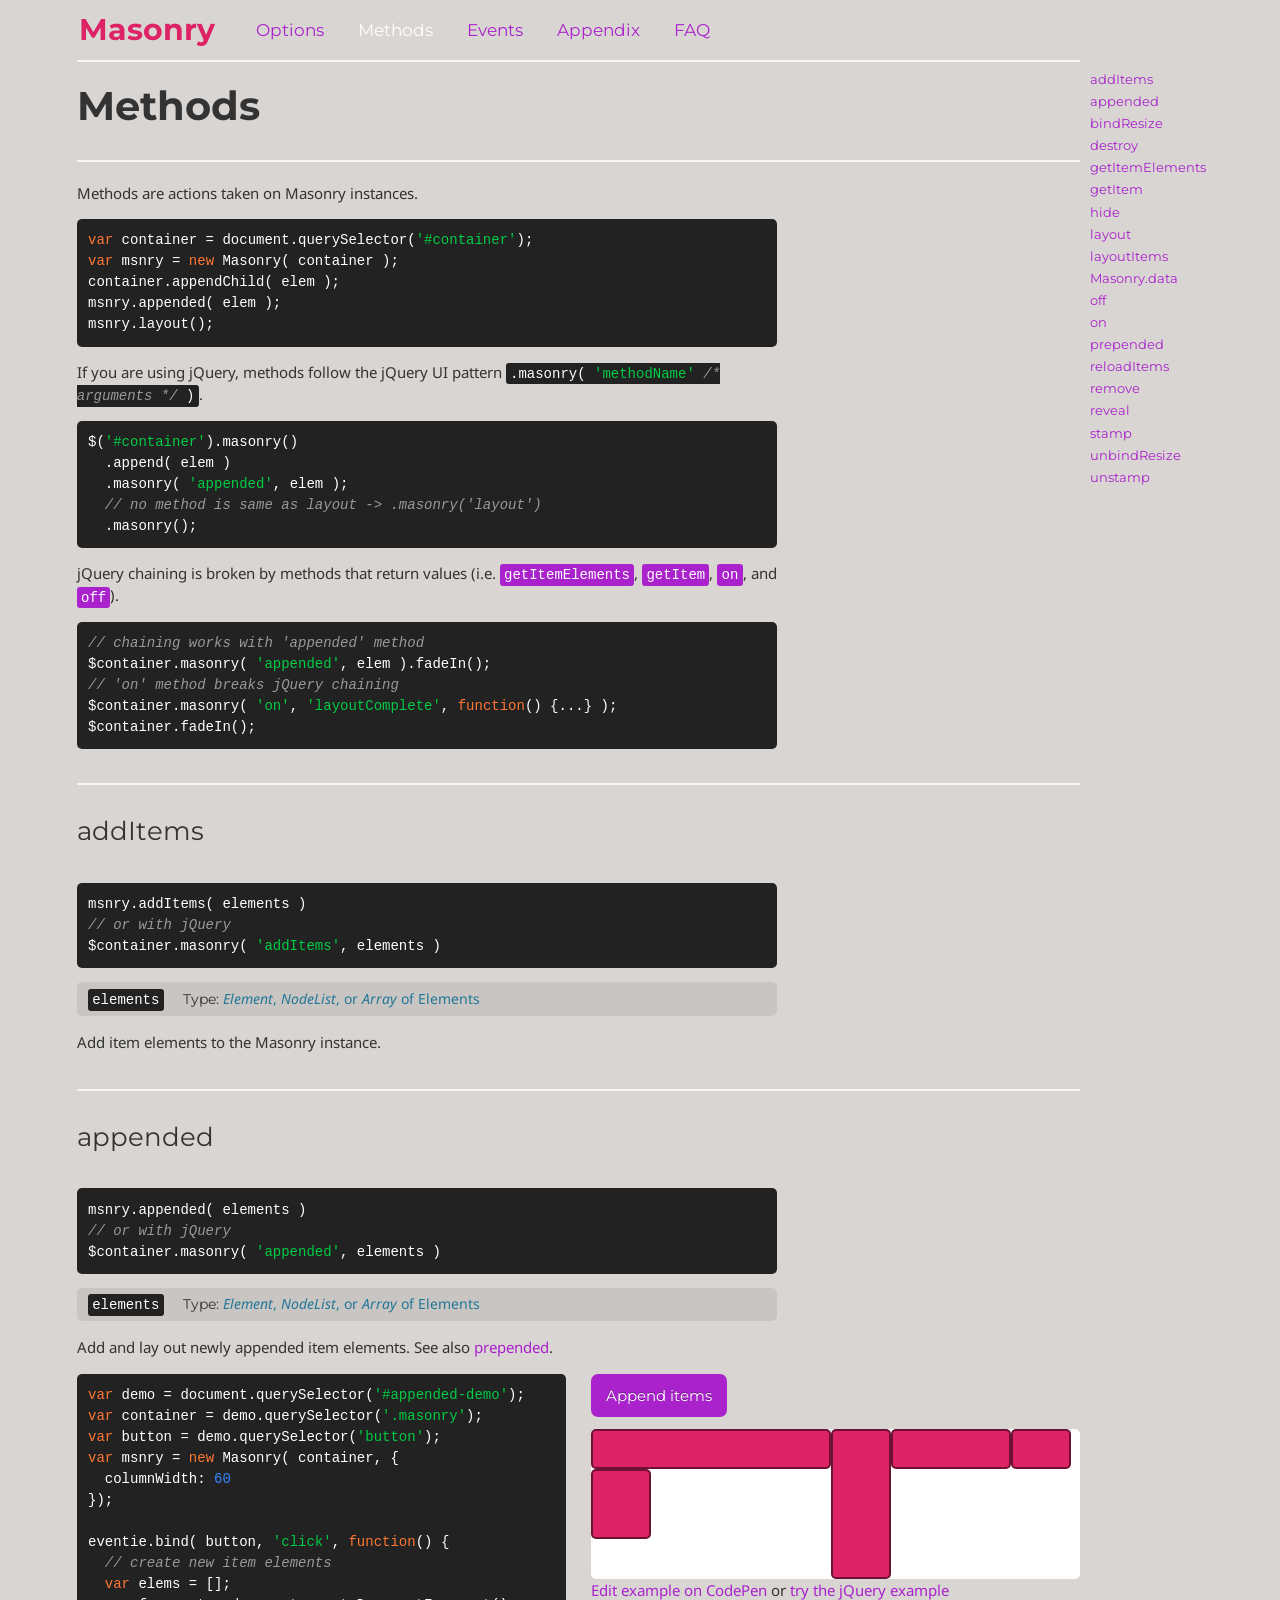
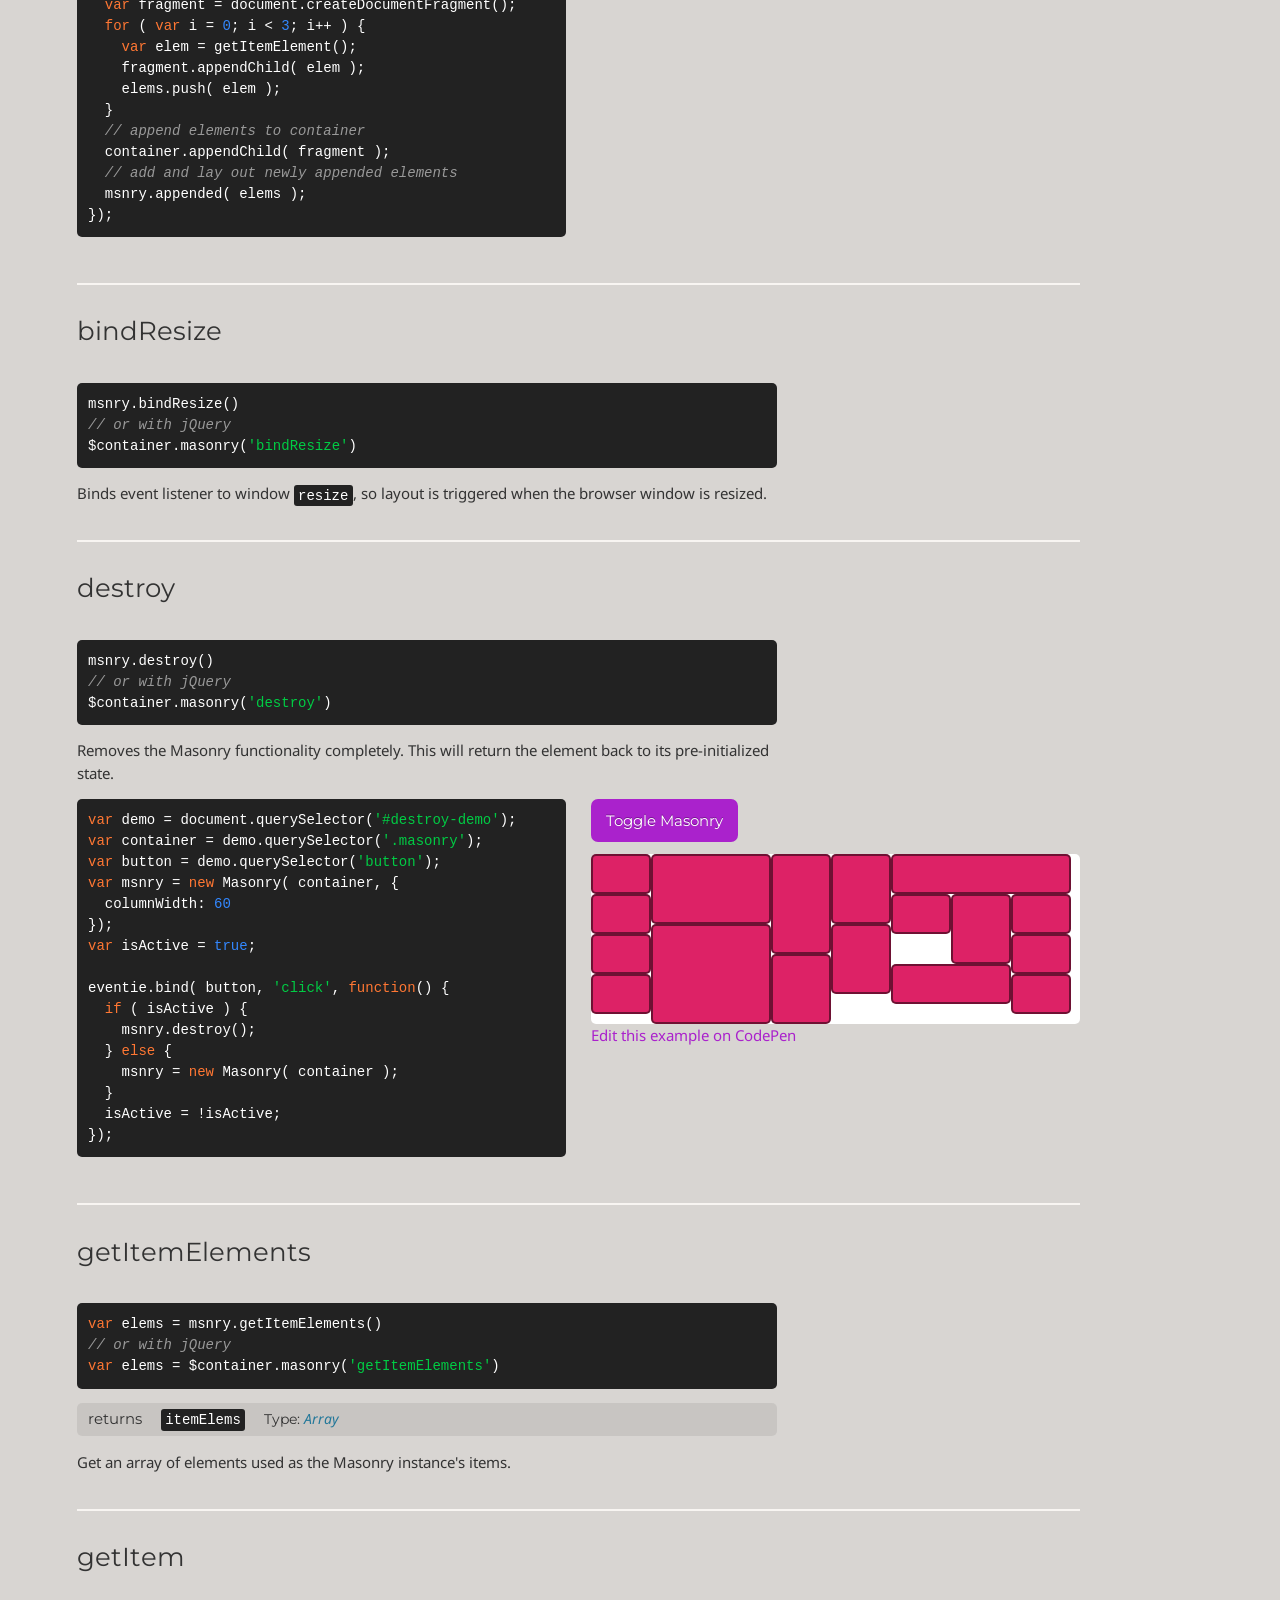
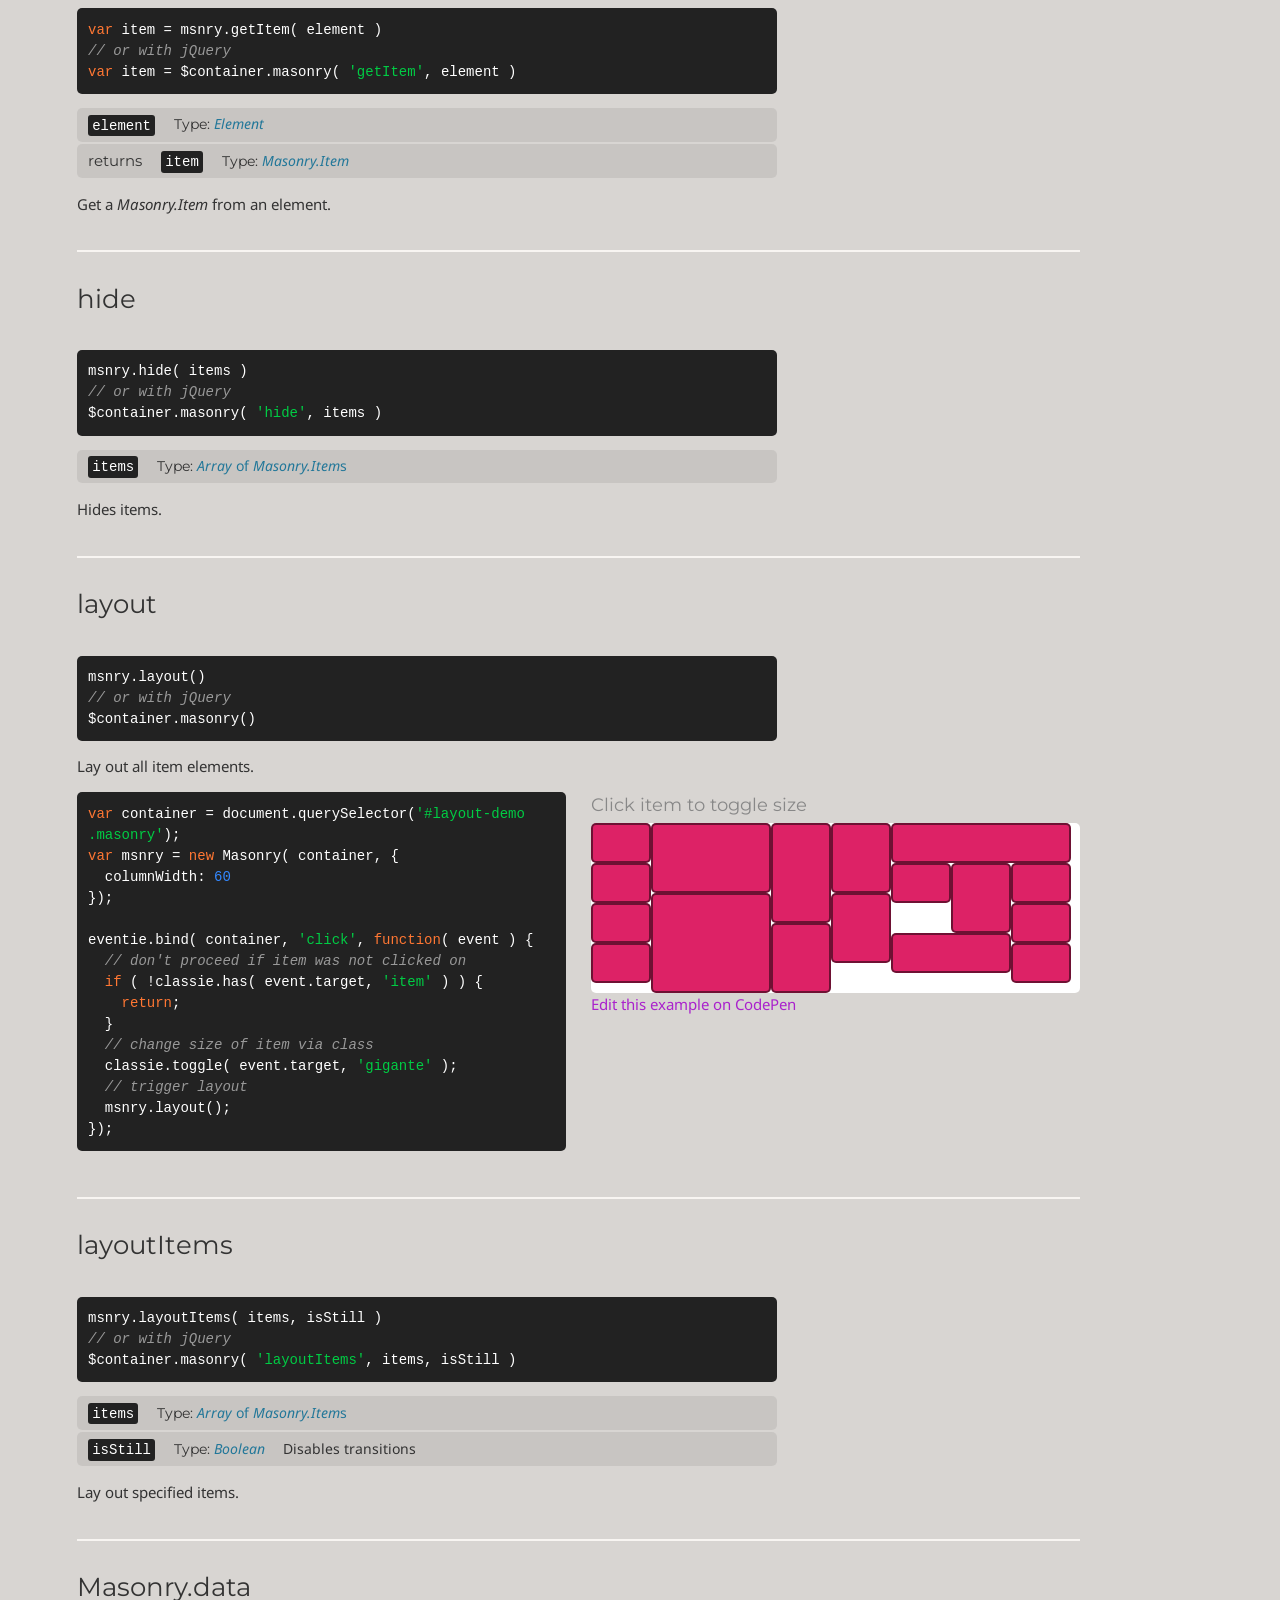
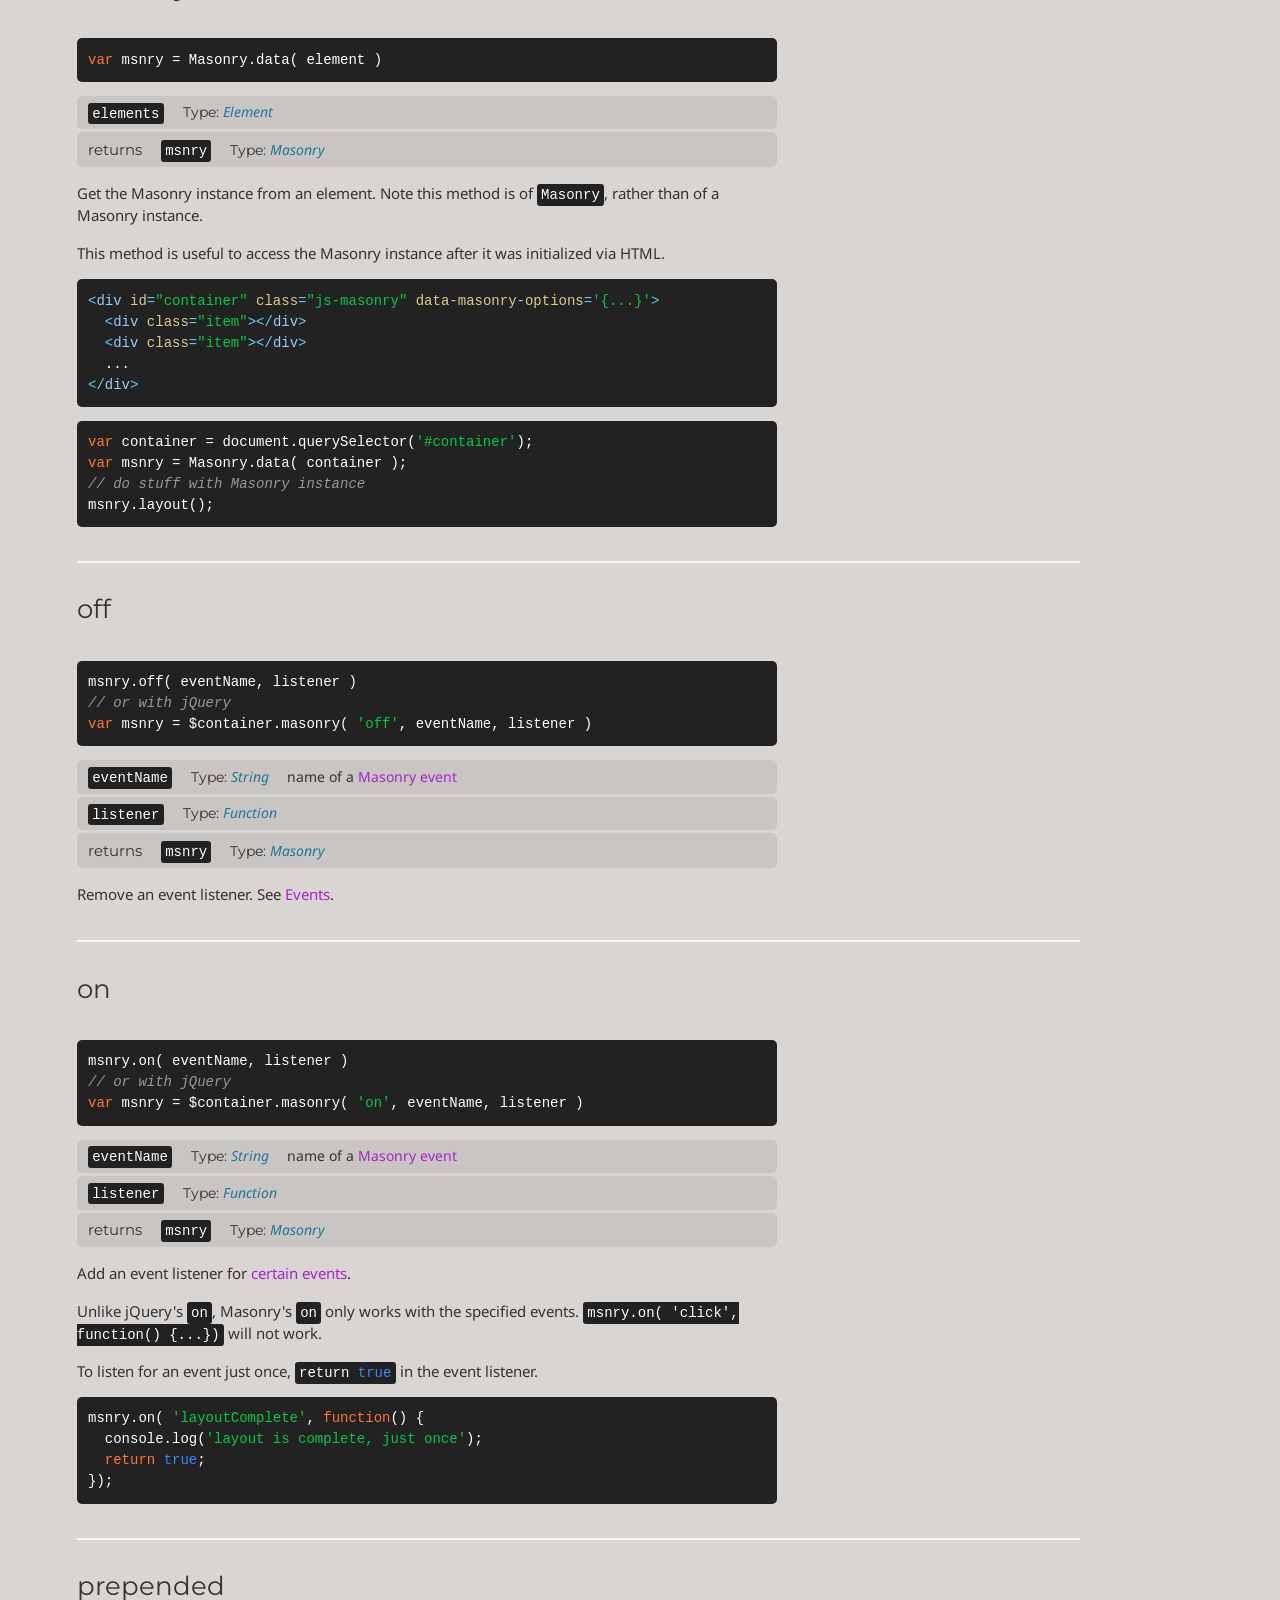
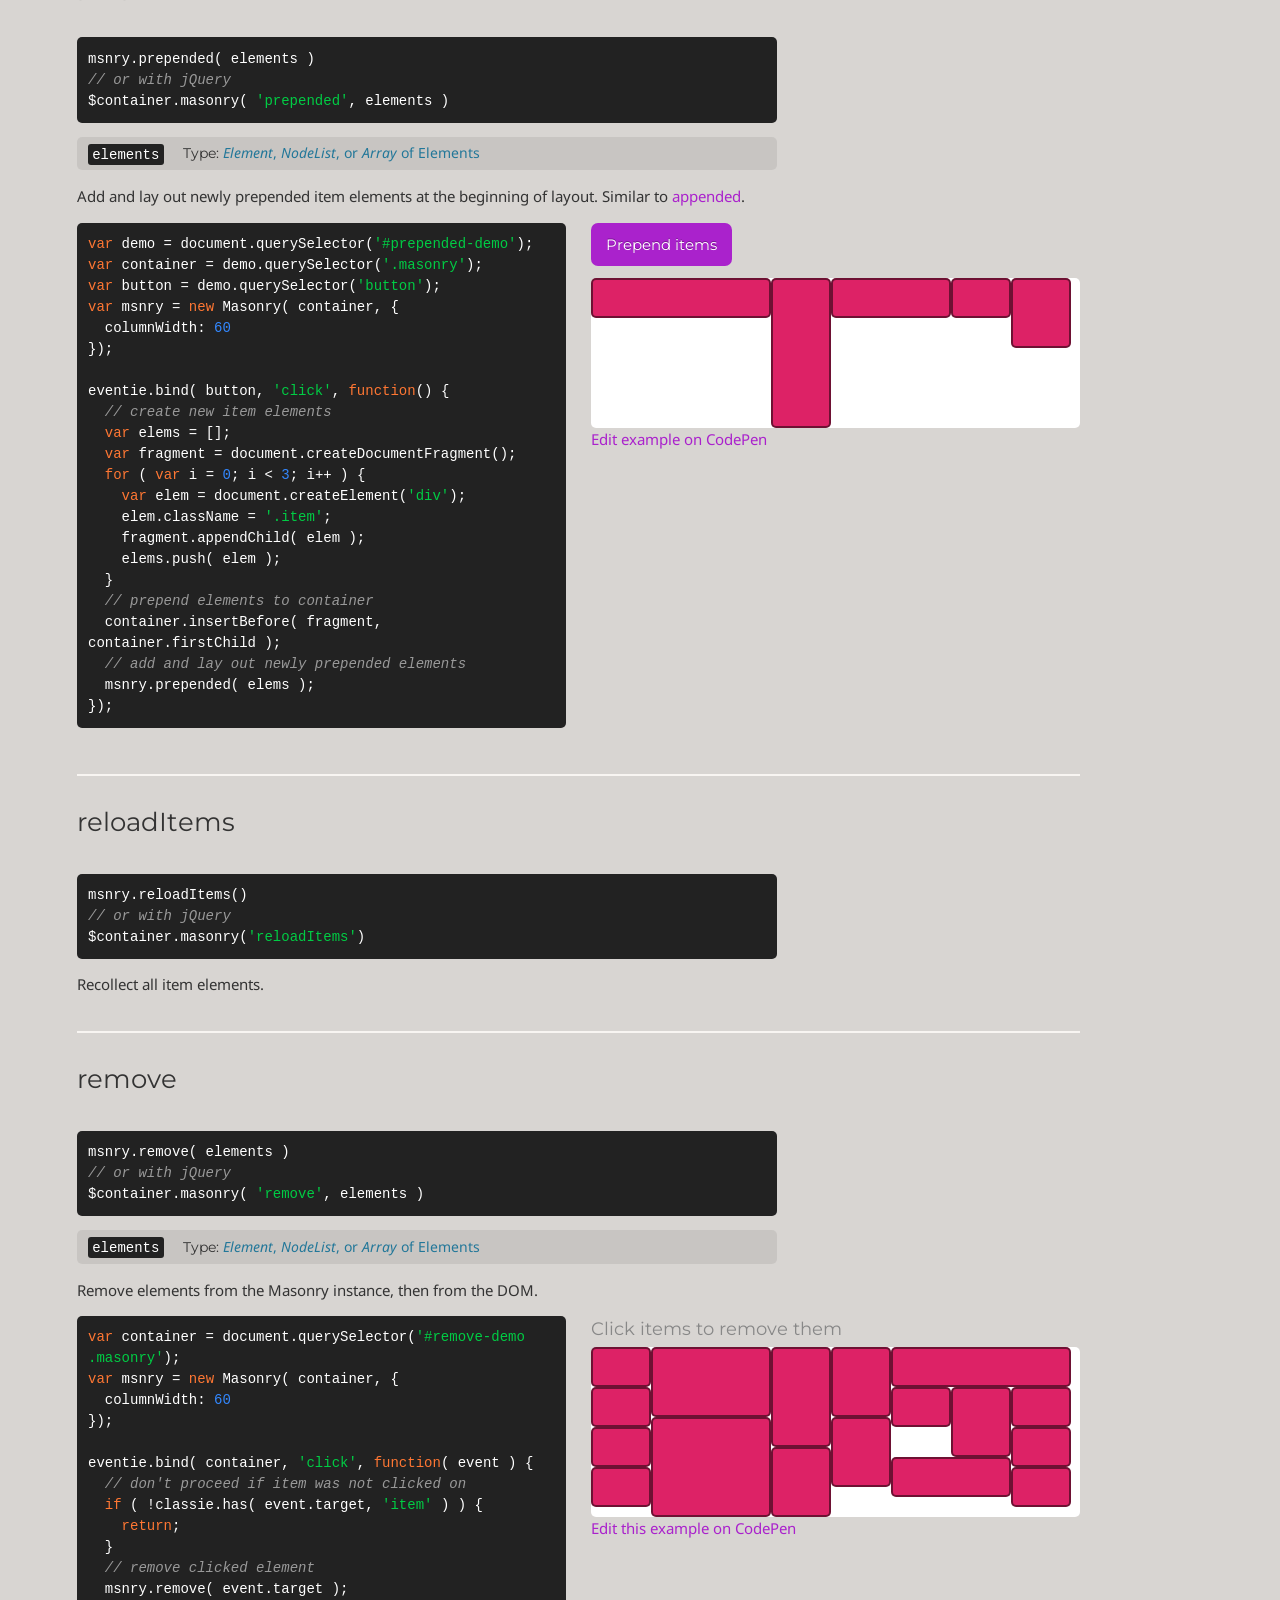
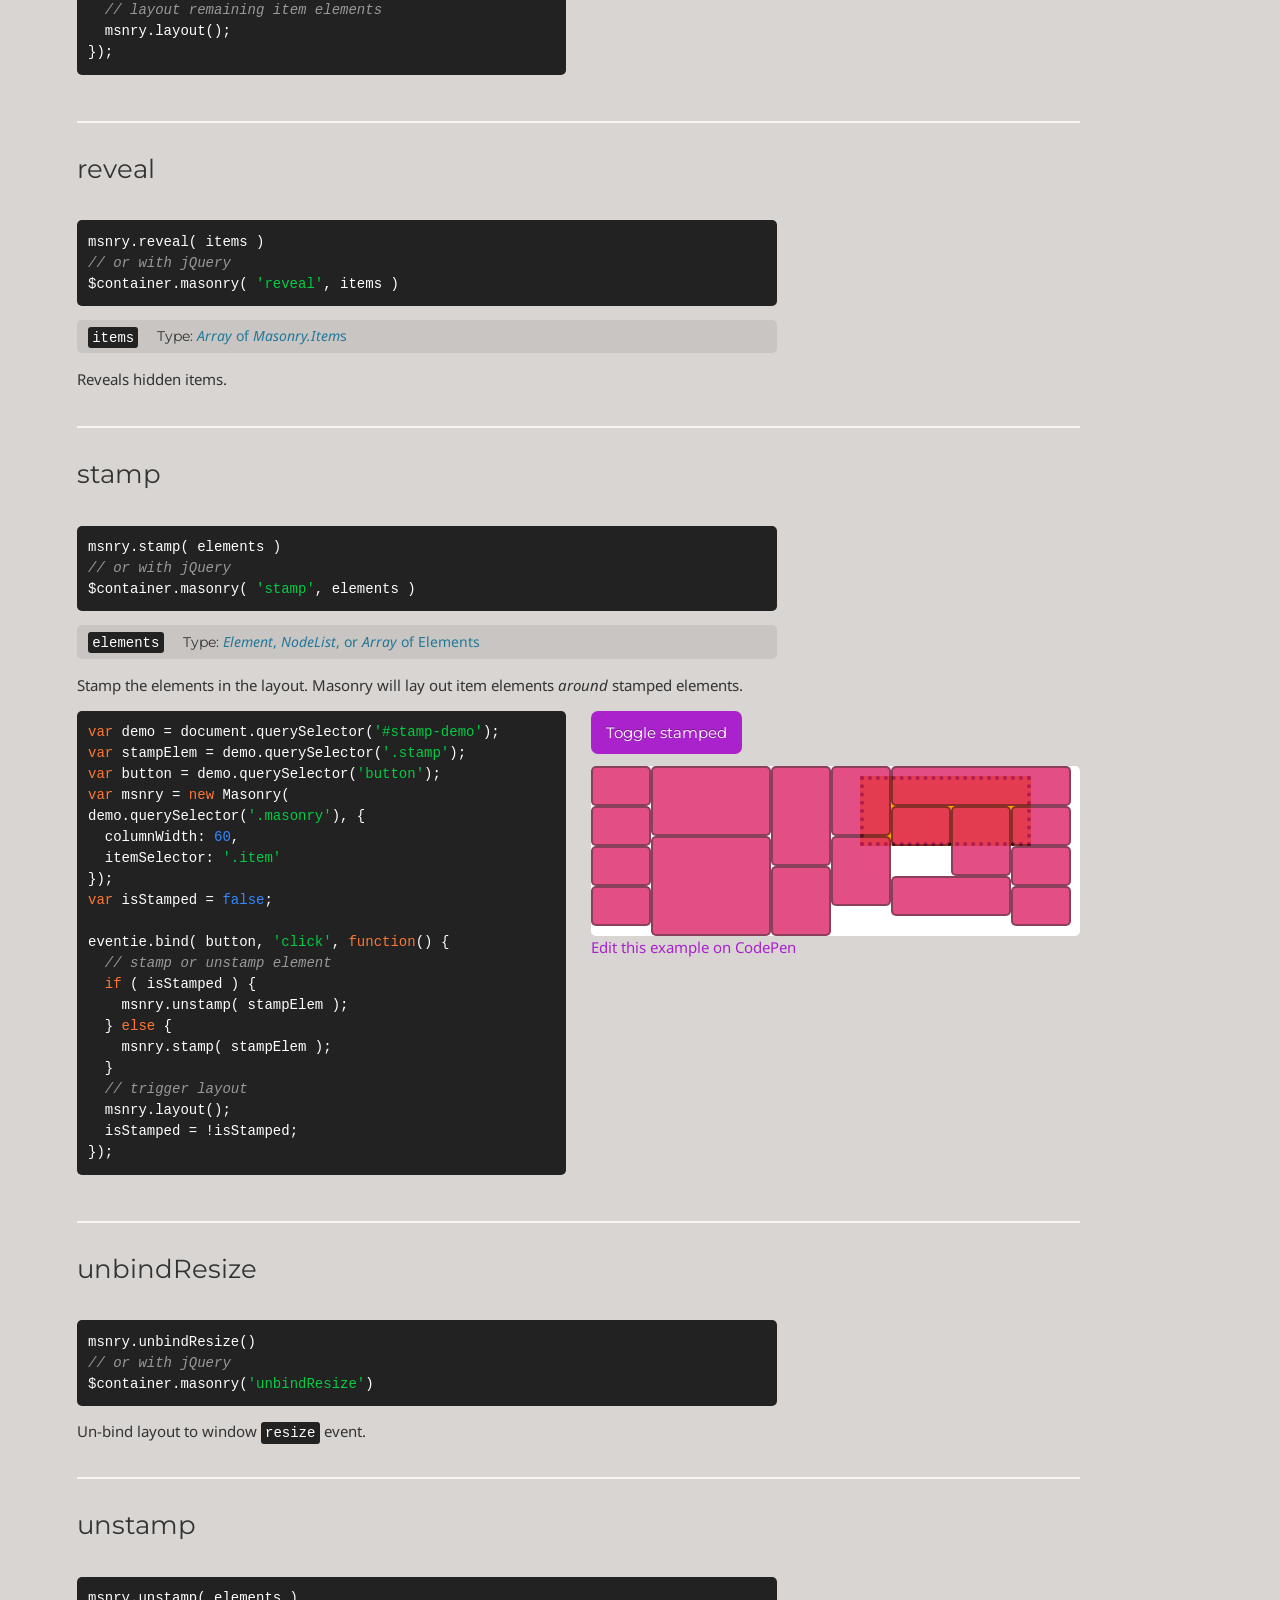
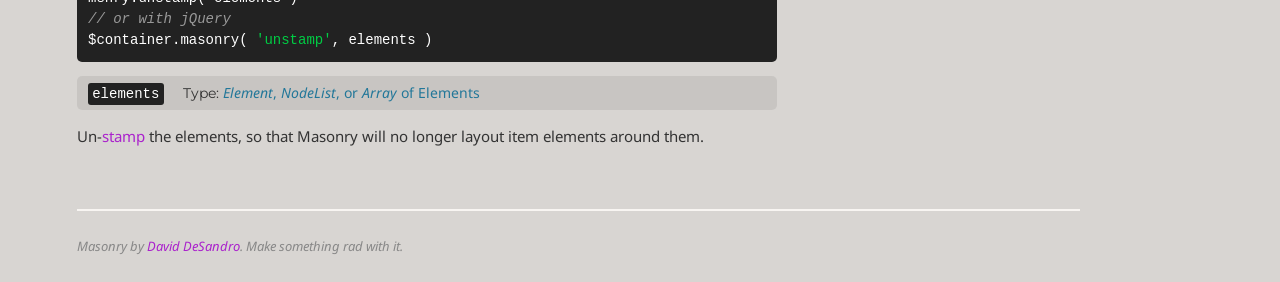
<file: docs/masonry-docs/methods.html>
<!doctype html>
<!--[if lte IE 8]>     <html class="lt-ie9"> <![endif]-->
<!--[if gt IE 8]><!--> <html class=""> <!--<![endif]-->
<head>
  <meta charset="utf-8" />
  <meta http-equiv="X-UA-Compatible" content="IE=edge,chrome=1" />
  <meta name="viewport" content="width=device-width" />
  <meta name="description" content="Cascading grid layout library" />

  <title>Masonry Methods</title>

  <link rel="stylesheet" href="http://fonts.googleapis.com/css?family=Montserrat:400,700|Noto+Sans:400,700,400italic" />

  
    <!-- DEV MODE - including each .css file -->
    
      <link rel="stylesheet" href="bower_components/normalize-css/normalize.css" />
    
      <link rel="stylesheet" href="css/base.css" />
    
      <link rel="stylesheet" href="css/code.css" />
    
      <link rel="stylesheet" href="css/demos.css" />
    
      <link rel="stylesheet" href="css/footer.css" />
    
      <link rel="stylesheet" href="css/hero.css" />
    
      <link rel="stylesheet" href="css/icons.css" />
    
      <link rel="stylesheet" href="css/index.css" />
    
      <link rel="stylesheet" href="css/layout.css" />
    
      <link rel="stylesheet" href="css/modules.css" />
    
      <link rel="stylesheet" href="css/site-nav.css" />
    
  

  
  <meta name="twitter:card" content="summary" />
  <meta name="twitter:site" content="@desandro" />
  <meta name="twitter:url" content="http://masonry.desandro.com/methods.html" />
  <meta name="twitter:title" content="Masonry Methods" />
  <meta name="twitter:description" content="Cascading grid layout library" />

  

</head>
<body class="methods-page" data-page="methods">

  <div id="site-nav">
    <div class="primary-content">
      <h1><a href=".">Masonry</a></h1>
      <ol>
        <li class="nav-options"><a href="options.html">Options</a></li>
        <li class="nav-methods"><a href="methods.html">Methods</a></li>
        <li class="nav-events"><a href="events.html">Events</a></li>
        <li class="nav-appendix"><a href="appendix.html">Appendix</a></li>
        <li class="nav-faq"><a href="faq.html">FAQ</a></li>
      </ol>
    </div>
  </div>

  
  

  <div id="content">

    <div class="primary-content">
      
        <h1>Methods</h1>
        

      
      
        <ul id="page-nav">
          
            <li><a href="#additems">addItems</a></li>
          
            <li><a href="#appended">appended</a></li>
          
            <li><a href="#bindresize">bindResize</a></li>
          
            <li><a href="#destroy">destroy</a></li>
          
            <li><a href="#getitemelements">getItemElements</a></li>
          
            <li><a href="#getitem">getItem</a></li>
          
            <li><a href="#hide">hide</a></li>
          
            <li><a href="#layout">layout</a></li>
          
            <li><a href="#layoutitems">layoutItems</a></li>
          
            <li><a href="#masonry-data">Masonry.data</a></li>
          
            <li><a href="#off">off</a></li>
          
            <li><a href="#on">on</a></li>
          
            <li><a href="#prepended">prepended</a></li>
          
            <li><a href="#reloaditems">reloadItems</a></li>
          
            <li><a href="#remove">remove</a></li>
          
            <li><a href="#reveal">reveal</a></li>
          
            <li><a href="#stamp">stamp</a></li>
          
            <li><a href="#unbindresize">unbindResize</a></li>
          
            <li><a href="#unstamp">unstamp</a></li>
          
        </ul>
      
    </div>

    
    
<div class="primary-content">

<p>Methods are actions taken on Masonry instances.</p>

<pre><code class="js"><span class="keyword">var</span> container = document.querySelector(<span class="string">'#container'</span>);
<span class="keyword">var</span> msnry = <span class="keyword">new</span> Masonry( container );
container.appendChild( elem );
msnry.appended( elem );
msnry.layout();</code></pre>


<p>If you are using jQuery, methods follow the jQuery UI pattern <code>.masonry( <span class="string">'methodName'</span> <span class="comment">/* arguments */</span> )</code>.</p>

<pre><code class="js">$(<span class="string">'#container'</span>).masonry()
  .append( elem )
  .masonry( <span class="string">'appended'</span>, elem );
  <span class="comment">// no method is same as layout -&gt; .masonry('layout')</span>
  .masonry();</code></pre>


<p>jQuery chaining is broken by methods that return values (i.e. 
  <a href="#getitemelements"><code>getItemElements</code></a>,
  <a href="#getitem"><code>getItem</code></a>,
  <a href="#on"><code>on</code></a>, and
  <a href="#off"><code>off</code></a>).</p>

<pre><code class="js"><span class="comment">// chaining works with 'appended' method</span>
$container.masonry( <span class="string">'appended'</span>, elem ).fadeIn();
<span class="comment">// 'on' method breaks jQuery chaining</span>
$container.masonry( <span class="string">'on'</span>, <span class="string">'layoutComplete'</span>, <span class="keyword">function</span>() {...} );
$container.fadeIn();</code></pre>


</div><div class="primary-content">

<h2 id="additems">addItems</h2>

<pre><code class="js">msnry.addItems( elements )
<span class="comment">// or with jQuery</span>
$container.masonry( <span class="string">'addItems'</span>, elements )</code></pre>


<ul class="params">
  <li class="param">
    <h5 class="param-name param-bit"><code>elements</code></h5>
    <p class="type param-bit">
      <b>Type:</b>
      <span class="value">
        <i>Element</i>,
        <i>NodeList</i>, or
        <i>Array</i> of Elements
      </span>
    </p>
  </li>
</ul>

<p>Add item elements to the Masonry instance.</p>

</div><div class="primary-content">

<h2 id="appended">appended</h2>

<pre><code class="js">msnry.appended( elements )
<span class="comment">// or with jQuery</span>
$container.masonry( <span class="string">'appended'</span>, elements )</code></pre>


<ul class="params">
  <li class="param">
    <h5 class="param-name param-bit"><code>elements</code></h5>
    <p class="type param-bit">
      <b>Type:</b>
      <span class="value">
        <i>Element</i>,
        <i>NodeList</i>, or
        <i>Array</i> of Elements
      </span>
    </p>
  </li>
</ul>

<p>Add and lay out newly appended item elements. See also <a href="#prepended">prepended</a>.</p>

<div class="row example">
  <div class="cell example-code">
<pre><code class="js"><span class="keyword">var</span> demo = document.querySelector(<span class="string">'#appended-demo'</span>);
<span class="keyword">var</span> container = demo.querySelector(<span class="string">'.masonry'</span>);
<span class="keyword">var</span> button = demo.querySelector(<span class="string">'button'</span>);
<span class="keyword">var</span> msnry = <span class="keyword">new</span> Masonry( container, {
  columnWidth: <span class="number">60</span>
});

eventie.bind( button, <span class="string">'click'</span>, <span class="keyword">function</span>() {
  <span class="comment">// create new item elements</span>
  <span class="keyword">var</span> elems = [];
  <span class="keyword">var</span> fragment = document.createDocumentFragment();
  <span class="keyword">for</span> ( <span class="keyword">var</span> i = <span class="number">0</span>; i &lt; <span class="number">3</span>; i++ ) {
    <span class="keyword">var</span> elem = getItemElement();
    fragment.appendChild( elem );
    elems.push( elem );
  }
  <span class="comment">// append elements to container</span>
  container.appendChild( fragment );
  <span class="comment">// add and lay out newly appended elements</span>
  msnry.appended( elems );
});</code></pre>

  </div>
  <div id="appended-demo" class="cell demo">
    <button class="button">Append items</button>
    <div class="masonry">
      <div class="item w4"></div>
      <div class="item h4"></div>
      <div class="item w2"></div>
      <div class="item"></div>
      <div class="item h2"></div>
    </div>
    <p class="edit">
      <a href="http://codepen.io/desandro/pen/nhekz">Edit example on CodePen</a>
      or <a href="http://codepen.io/desandro/pen/kwALv">try the jQuery example</a>
    </p>
  </div>
</div>

</div><div class="primary-content">

<h2 id="bindresize">bindResize</h2>

<pre><code class="js">msnry.bindResize()
<span class="comment">// or with jQuery</span>
$container.masonry(<span class="string">'bindResize'</span>)</code></pre>


<p>Binds event listener to window <code>resize</code>, so layout is triggered when the browser window is resized.</p>

</div><div class="primary-content">

<h2 id="destroy">destroy</h2>

<pre><code class="js">msnry.destroy()
<span class="comment">// or with jQuery</span>
$container.masonry(<span class="string">'destroy'</span>)</code></pre>


<p>Removes the Masonry functionality completely. This will return the element back to its pre-initialized state.</p>

<div class="row example">
  <div class="cell example-code">
<pre><code class="js"><span class="keyword">var</span> demo = document.querySelector(<span class="string">'#destroy-demo'</span>);
<span class="keyword">var</span> container = demo.querySelector(<span class="string">'.masonry'</span>);
<span class="keyword">var</span> button = demo.querySelector(<span class="string">'button'</span>);
<span class="keyword">var</span> msnry = <span class="keyword">new</span> Masonry( container, {
  columnWidth: <span class="number">60</span>
});
<span class="keyword">var</span> isActive = <span class="literal">true</span>;

eventie.bind( button, <span class="string">'click'</span>, <span class="keyword">function</span>() {
  <span class="keyword">if</span> ( isActive ) {
    msnry.destroy();
  } <span class="keyword">else</span> {
    msnry = <span class="keyword">new</span> Masonry( container );
  }
  isActive = !isActive;
});</code></pre>

  </div>
  <div id="destroy-demo" class="cell demo">
    <button class="button">Toggle Masonry</button>
    <div class="masonry">
      <div class="item"></div>
<div class="item w2 h2"></div>
<div class="item h3"></div>
<div class="item h2"></div>
<div class="item w3"></div>
<div class="item"></div>
<div class="item"></div>
<div class="item h2"></div>
<div class="item w2 h3"></div>
<div class="item"></div>
<div class="item h2"></div>
<div class="item"></div>
<div class="item w2"></div>
<div class="item"></div>
<div class="item h2"></div>
<div class="item"></div>
<div class="item"></div>

    </div>
    <p class="edit"><a href="http://codepen.io/desandro/pen/EogCw">Edit this example on CodePen</a></p>
  </div>
</div>

</div><div class="primary-content">

<h2 id="getitemelements">getItemElements</h2>

<pre><code class="js"><span class="keyword">var</span> elems = msnry.getItemElements()
<span class="comment">// or with jQuery</span>
<span class="keyword">var</span> elems = $container.masonry(<span class="string">'getItemElements'</span>)</code></pre>


<ul class="params">
  <li class="param">
    <h5 class="param-name param-bit">returns</h5>
    <h5 class="param-name param-bit"><code>itemElems</code></h5>
    <p class="type param-bit">
      <b>Type:</b> <span class="value"><i>Array</i></span>
    </p>
  </li>
</ul>

<p>Get an array of elements used as the Masonry instance's items.</p>

</div><div class="primary-content">

<h2 id="getitem">getItem</h2>

<pre><code class="js"><span class="keyword">var</span> item = msnry.getItem( element )
<span class="comment">// or with jQuery</span>
<span class="keyword">var</span> item = $container.masonry( <span class="string">'getItem'</span>, element )</code></pre>


<ul class="params">
  <li class="param">
    <h5 class="param-name param-bit"><code>element</code></h5>
    <p class="type param-bit">
      <b>Type:</b> <span class="value"><i>Element</i></span>
    </p>
  </li>
  <li class="param">
    <h5 class="param-name param-bit">returns</h5>
    <h5 class="param-name param-bit"><code>item</code></h5>
    <p class="type param-bit">
      <b>Type:</b> <span class="value"><i>Masonry.Item</i></span>
    </p>
  </li>
</ul>

<p>Get a <i>Masonry.Item</i> from an element.</p>

</div><div class="primary-content">

<h2 id="hide">hide</h2>

<pre><code class="js">msnry.hide( items )
<span class="comment">// or with jQuery</span>
$container.masonry( <span class="string">'hide'</span>, items )</code></pre>


<ul class="params">
  <li class="param">
    <h5 class="param-name param-bit"><code>items</code></h5>
    <p class="type param-bit">
      <b>Type:</b>
      <span class="value">
        <i>Array</i> of <i>Masonry.Item</i>s
      </span>
    </p>
  </li>
</ul>

<p>Hides items.</p>

</div><div class="primary-content">

<h2 id="layout">layout</h2>

<pre><code class="js">msnry.layout()
<span class="comment">// or with jQuery</span>
$container.masonry()</code></pre>


<p>Lay out all item elements.</p>

<div class="row example">
  <div class="cell example-code">
<pre><code class="js"><span class="keyword">var</span> container = document.querySelector(<span class="string">'#layout-demo .masonry'</span>);
<span class="keyword">var</span> msnry = <span class="keyword">new</span> Masonry( container, {
  columnWidth: <span class="number">60</span>
});

eventie.bind( container, <span class="string">'click'</span>, <span class="keyword">function</span>( event ) {
  <span class="comment">// don't proceed if item was not clicked on</span>
  <span class="keyword">if</span> ( !classie.has( event.target, <span class="string">'item'</span> ) ) {
    <span class="keyword">return</span>;
  }
  <span class="comment">// change size of item via class</span>
  classie.toggle( event.target, <span class="string">'gigante'</span> );
  <span class="comment">// trigger layout</span>
  msnry.layout();
});</code></pre>

  </div>
  <div id="layout-demo" class="cell demo">
    <p class="instruction">Click item to toggle size</p>
    <div class="masonry clickable">
      <div class="item"></div>
<div class="item w2 h2"></div>
<div class="item h3"></div>
<div class="item h2"></div>
<div class="item w3"></div>
<div class="item"></div>
<div class="item"></div>
<div class="item h2"></div>
<div class="item w2 h3"></div>
<div class="item"></div>
<div class="item h2"></div>
<div class="item"></div>
<div class="item w2"></div>
<div class="item"></div>
<div class="item h2"></div>
<div class="item"></div>
<div class="item"></div>

    </div>
    <p class="edit"><a href="http://codepen.io/desandro/pen/vdkJn">Edit this example on CodePen</a></p>
  </div>
</div>

</div><div class="primary-content">

<h2 id="layoutitems">layoutItems</h2>

<pre><code class="js">msnry.layoutItems( items, isStill )
<span class="comment">// or with jQuery</span>
$container.masonry( <span class="string">'layoutItems'</span>, items, isStill )</code></pre>


<ul class="params">
  <li class="param">
    <h5 class="param-name param-bit"><code>items</code></h5>
    <p class="type param-bit">
      <b>Type:</b> <span class="value"><i>Array</i> of <i>Masonry.Item</i>s</span>
    </p>
  </li>
  <li class="param">
    <h5 class="param-name param-bit"><code>isStill</code></h5>
    <p class="type param-bit">
      <b>Type:</b> <span class="value"><i>Boolean</i>
    </p>
    <p class="description param-bit">Disables transitions</p>
  </li>
</ul>

<p>Lay out specified items.</p>

</div><div class="primary-content">

<h2 id="masonry-data">Masonry.data</h2>

<pre><code class="js"><span class="keyword">var</span> msnry = Masonry.data( element )</code></pre>


<ul class="params">
  <li class="param">
    <h5 class="param-name param-bit"><code>elements</code></h5>
    <p class="type param-bit">
      <b>Type:</b> <span class="value"><i>Element</i></span>
    </p>
  </li>
  <li class="param">
    <h5 class="param-name param-bit">returns</h5>
    <p class="param-name param-bit"><code>msnry</code></p>
    <p class="type param-bit">
      <b>Type:</b> <span class="value"><i>Masonry</i></span>
    </p>
  </li>
</ul>

<p>Get the Masonry instance from an element. Note this method is of <code>Masonry</code>, rather than of a Masonry instance.</p>

<p>This method is useful to access the Masonry instance after it was initialized via HTML.</p>

<pre><code class="html"><span class="tag">&lt;<span class="title">div</span> <span class="attribute">id</span>=<span class="value">"container"</span> <span class="attribute">class</span>=<span class="value">"js-masonry"</span> <span class="attribute">data-masonry-options</span>=<span class="value">'{...}'</span>&gt;</span>
  <span class="tag">&lt;<span class="title">div</span> <span class="attribute">class</span>=<span class="value">"item"</span>&gt;</span><span class="tag">&lt;/<span class="title">div</span>&gt;</span>
  <span class="tag">&lt;<span class="title">div</span> <span class="attribute">class</span>=<span class="value">"item"</span>&gt;</span><span class="tag">&lt;/<span class="title">div</span>&gt;</span>
  ...
<span class="tag">&lt;/<span class="title">div</span>&gt;</span></code></pre>

<pre><code class="js"><span class="keyword">var</span> container = document.querySelector(<span class="string">'#container'</span>);
<span class="keyword">var</span> msnry = Masonry.data( container );
<span class="comment">// do stuff with Masonry instance</span>
msnry.layout();</code></pre>


</div><div class="primary-content">

<h2 id="off">off</h2>

<pre><code class="js">msnry.off( eventName, listener )
<span class="comment">// or with jQuery</span>
<span class="keyword">var</span> msnry = $container.masonry( <span class="string">'off'</span>, eventName, listener )</code></pre>


<ul class="params">
  <li class="param">
    <h5 class="param-name param-bit"><code>eventName</code></h5>
    <p class="type param-bit">
      <b>Type:</b> <span class="value"><i>String</i></span>
    </p>
    <p class="description param-bit">name of a <a href="events.html">Masonry event</a></p>
  </li>
  <li class="param">
    <h5 class="param-name param-bit"><code>listener</code></h5>
    <p class="type param-bit">
      <b>Type:</b> <span class="value"><i>Function</i>
    </p>
  </li>
  <li class="param">
    <h5 class="param-name param-bit">returns</h5>
    <p class="param-name param-bit"><code>msnry</code></p>
    <p class="type param-bit">
      <b>Type:</b> <span class="value"><i>Masonry</i></span>
    </p>
  </li>
</ul>

<p>Remove an event listener. See <a href="events.html">Events</a>.</p>

</div><div class="primary-content">

<h2 id="on">on</h2>

<pre><code class="js">msnry.on( eventName, listener )
<span class="comment">// or with jQuery</span>
<span class="keyword">var</span> msnry = $container.masonry( <span class="string">'on'</span>, eventName, listener )</code></pre>


<ul class="params">
  <li class="param">
    <h5 class="param-name param-bit"><code>eventName</code></h5>
    <p class="type param-bit">
      <b>Type:</b> <span class="value"><i>String</i></span>
    </p>
    <p class="description param-bit">name of a <a href="events.html">Masonry event</a></p>
  </li>
  <li class="param">
    <h5 class="param-name param-bit"><code>listener</code></h5>
    <p class="type param-bit">
      <b>Type:</b> <span class="value"><i>Function</i>
    </p>
  </li>
  <li class="param">
    <h5 class="param-name param-bit">returns</h5>
    <p class="param-name param-bit"><code>msnry</code></p>
    <p class="type param-bit">
      <b>Type:</b> <span class="value"><i>Masonry</i></span>
    </p>
  </li>
</ul>

<p>Add an event listener for <a href="events.html">certain events</a>.</p>

<p>Unlike jQuery's <code>on</code>, Masonry's <code>on</code> only works with the specified events. <code>msnry.on( 'click', function() {...})</code> will not work.</p>

<p>To listen for an event just once, <code>return <span class="literal">true</span></code> in the event listener.</p>

<pre><code class="js">msnry.on( <span class="string">'layoutComplete'</span>, <span class="keyword">function</span>() {
  console.log(<span class="string">'layout is complete, just once'</span>);
  <span class="keyword">return</span> <span class="literal">true</span>;
});</code></pre>


</div><div class="primary-content">

<h2 id="prepended">prepended</h2>

<pre><code class="js">msnry.prepended( elements )
<span class="comment">// or with jQuery</span>
$container.masonry( <span class="string">'prepended'</span>, elements )</code></pre>


<ul class="params">
  <li class="param">
    <h5 class="param-name param-bit"><code>elements</code></h5>
    <p class="type param-bit">
      <b>Type:</b>
      <span class="value">
        <i>Element</i>,
        <i>NodeList</i>, or
        <i>Array</i> of Elements
      </span>
    </p>
  </li>
</ul>

<p>Add and lay out newly prepended item elements at the beginning of layout. Similar to <a href="#appended">appended</a>.</p>

<div class="row example">
  <div class="cell example-code">
<pre><code class="js"><span class="keyword">var</span> demo = document.querySelector(<span class="string">'#prepended-demo'</span>);
<span class="keyword">var</span> container = demo.querySelector(<span class="string">'.masonry'</span>);
<span class="keyword">var</span> button = demo.querySelector(<span class="string">'button'</span>);
<span class="keyword">var</span> msnry = <span class="keyword">new</span> Masonry( container, {
  columnWidth: <span class="number">60</span>
});

eventie.bind( button, <span class="string">'click'</span>, <span class="keyword">function</span>() {
  <span class="comment">// create new item elements</span>
  <span class="keyword">var</span> elems = [];
  <span class="keyword">var</span> fragment = document.createDocumentFragment();
  <span class="keyword">for</span> ( <span class="keyword">var</span> i = <span class="number">0</span>; i &lt; <span class="number">3</span>; i++ ) {
    <span class="keyword">var</span> elem = document.createElement(<span class="string">'div'</span>);
    elem.className = <span class="string">'.item'</span>;
    fragment.appendChild( elem );
    elems.push( elem );
  }
  <span class="comment">// prepend elements to container</span>
  container.insertBefore( fragment, container.firstChild );
  <span class="comment">// add and lay out newly prepended elements</span>
  msnry.prepended( elems );
});</code></pre>

  </div>
  <div id="prepended-demo" class="cell demo">
    <button class="button">Prepend items</button>
    <div class="masonry">
      <div class="item w3"></div>
      <div class="item h4"></div>
      <div class="item w2"></div>
      <div class="item"></div>
      <div class="item h2"></div>
    </div>
    <p class="edit"><a href="http://codepen.io/desandro/pen/vilFn">Edit example on CodePen</a></p>
  </div>
</div>

</div><div class="primary-content">

<h2 id="reloaditems">reloadItems</h2>

<pre><code class="js">msnry.reloadItems()
<span class="comment">// or with jQuery</span>
$container.masonry(<span class="string">'reloadItems'</span>)</code></pre>


<p>Recollect all item elements.</p>

</div><div class="primary-content">

<h2 id="remove">remove</h2>

<pre><code class="js">msnry.remove( elements )
<span class="comment">// or with jQuery</span>
$container.masonry( <span class="string">'remove'</span>, elements )</code></pre>


<ul class="params">
  <li class="param">
    <h5 class="param-name param-bit"><code>elements</code></h5>
    <p class="type param-bit">
      <b>Type:</b>
      <span class="value">
        <i>Element</i>,
        <i>NodeList</i>, or
        <i>Array</i> of Elements
      </span>
    </p>
  </li>
</ul>

<p>Remove elements from the Masonry instance, then from the DOM.</p>

<div class="row example">
  <div class="cell example-code">
<pre><code class="js"><span class="keyword">var</span> container = document.querySelector(<span class="string">'#remove-demo .masonry'</span>);
<span class="keyword">var</span> msnry = <span class="keyword">new</span> Masonry( container, {
  columnWidth: <span class="number">60</span>
});

eventie.bind( container, <span class="string">'click'</span>, <span class="keyword">function</span>( event ) {
  <span class="comment">// don't proceed if item was not clicked on</span>
  <span class="keyword">if</span> ( !classie.has( event.target, <span class="string">'item'</span> ) ) {
    <span class="keyword">return</span>;
  }
  <span class="comment">// remove clicked element</span>
  msnry.remove( event.target );
  <span class="comment">// layout remaining item elements</span>
  msnry.layout();
});</code></pre>

  </div>
  <div id="remove-demo" class="cell demo">
    <p class="instruction">Click items to remove them</p>
    <div class="masonry clickable">
      <div class="item"></div>
<div class="item w2 h2"></div>
<div class="item h3"></div>
<div class="item h2"></div>
<div class="item w3"></div>
<div class="item"></div>
<div class="item"></div>
<div class="item h2"></div>
<div class="item w2 h3"></div>
<div class="item"></div>
<div class="item h2"></div>
<div class="item"></div>
<div class="item w2"></div>
<div class="item"></div>
<div class="item h2"></div>
<div class="item"></div>
<div class="item"></div>

    </div>
    <p class="edit"><a href="http://codepen.io/desandro/pen/IBJeq">Edit this example on CodePen</a></p>
  </div>
</div>

</div><div class="primary-content">

<h2 id="reveal">reveal</h2>

<pre><code class="js">msnry.reveal( items )
<span class="comment">// or with jQuery</span>
$container.masonry( <span class="string">'reveal'</span>, items )</code></pre>


<ul class="params">
  <li class="param">
    <h5 class="param-name param-bit"><code>items</code></h5>
    <p class="type param-bit">
      <b>Type:</b>
      <span class="value">
        <i>Array</i> of <i>Masonry.Item</i>s
      </span>
    </p>
  </li>
</ul>

<p>Reveals hidden items.</p>

</div><div class="primary-content">

<h2 id="stamp">stamp</h2>

<pre><code class="js">msnry.stamp( elements )
<span class="comment">// or with jQuery</span>
$container.masonry( <span class="string">'stamp'</span>, elements )</code></pre>


<ul class="params">
  <li class="param">
    <h5 class="param-name param-bit"><code>elements</code></h5>
    <p class="type param-bit">
      <b>Type:</b>
      <span class="value">
        <i>Element</i>,
        <i>NodeList</i>, or
        <i>Array</i> of Elements
      </span>
    </p>
  </li>
</ul>

<p>Stamp the elements in the layout. Masonry will lay out item elements <em>around</em> stamped elements.</p>

<div class="row example">
  <div class="cell example-code">
<pre><code class="js"><span class="keyword">var</span> demo = document.querySelector(<span class="string">'#stamp-demo'</span>);
<span class="keyword">var</span> stampElem = demo.querySelector(<span class="string">'.stamp'</span>);
<span class="keyword">var</span> button = demo.querySelector(<span class="string">'button'</span>);
<span class="keyword">var</span> msnry = <span class="keyword">new</span> Masonry( demo.querySelector(<span class="string">'.masonry'</span>), {
  columnWidth: <span class="number">60</span>,
  itemSelector: <span class="string">'.item'</span>
});
<span class="keyword">var</span> isStamped = <span class="literal">false</span>;

eventie.bind( button, <span class="string">'click'</span>, <span class="keyword">function</span>() {
  <span class="comment">// stamp or unstamp element</span>
  <span class="keyword">if</span> ( isStamped ) {
    msnry.unstamp( stampElem );
  } <span class="keyword">else</span> {
    msnry.stamp( stampElem );
  }
  <span class="comment">// trigger layout</span>
  msnry.layout();
  isStamped = !isStamped;
});</code></pre>

  </div>
  <div id="stamp-demo" class="cell demo">
    <button class="button">Toggle stamped</button>
    <div class="masonry has-stamp">
      <div class="stamp"></div>
      <div class="item"></div>
<div class="item w2 h2"></div>
<div class="item h3"></div>
<div class="item h2"></div>
<div class="item w3"></div>
<div class="item"></div>
<div class="item"></div>
<div class="item h2"></div>
<div class="item w2 h3"></div>
<div class="item"></div>
<div class="item h2"></div>
<div class="item"></div>
<div class="item w2"></div>
<div class="item"></div>
<div class="item h2"></div>
<div class="item"></div>
<div class="item"></div>

    </div>
    <p class="edit"><a href="http://codepen.io/desandro/pen/wKpjs">Edit this example on CodePen</a></p>
  </div>
</div>

</div><div class="primary-content">

<h2 id="unbindresize">unbindResize</h2>

<pre><code class="js">msnry.unbindResize()
<span class="comment">// or with jQuery</span>
$container.masonry(<span class="string">'unbindResize'</span>)</code></pre>


<p>Un-bind layout to window <code>resize</code> event.</p>

</div><div class="primary-content">

<h2 id="unstamp">unstamp</h2>

<pre><code class="js">msnry.unstamp( elements )
<span class="comment">// or with jQuery</span>
$container.masonry( <span class="string">'unstamp'</span>, elements )</code></pre>


<ul class="params">
  <li class="param">
    <h5 class="param-name param-bit"><code>elements</code></h5>
    <p class="type param-bit">
      <b>Type:</b>
      <span class="value">
        <i>Element</i>,
        <i>NodeList</i>, or
        <i>Array</i> of Elements
      </span>
    </p>
  </li>
</ul>

<p>Un-<a href="#stamp">stamp</a> the elements, so that Masonry will no longer layout item elements around them.</p>

</div>


  </div>

  <div id="footer">
    <div class="primary-content">
      Masonry by <a href="http://desandro.com">David DeSandro</a>. Make something rad with it.
    </div>
  </div>

<!-- Masonry does NOT require jQuery.
     jQuery is only used to demonstrate Masonry as a jQuery plugin -->
<script src="http://ajax.googleapis.com/ajax/libs/jquery/1.10.0/jquery.min.js"></script>
<script>window.jQuery || document.write('<script src="bower_components/jquery/jquery.min.js"><\/script>')</script>


  <!-- DEV MODE - including each .js file -->
  
    <script src="bower_components/classie/classie.js"></script>
  
    <script src="bower_components/eventie/eventie.js"></script>
  
    <script src="bower_components/doc-ready/doc-ready.js"></script>
  
    <script src="bower_components/get-style-property/get-style-property.js"></script>
  
    <script src="bower_components/eventEmitter/EventEmitter.js"></script>
  
    <script src="bower_components/imagesloaded/imagesloaded.js"></script>
  
    <script src="bower_components/jquery-bridget/jquery.bridget.js"></script>
  
    <script src="bower_components/get-size/get-size.js"></script>
  
    <script src="bower_components/matches-selector/matches-selector.js"></script>
  
    <script src="bower_components/outlayer/item.js"></script>
  
    <script src="bower_components/outlayer/outlayer.js"></script>
  
    <script src="bower_components/masonry/masonry.js"></script>
  
    <script src="js/controller.js"></script>
  
    <script src="js/pages/events.js"></script>
  
    <script src="js/pages/faq.js"></script>
  
    <script src="js/pages/index.js"></script>
  
    <script src="js/pages/methods.js"></script>
  




</body>
</html>
</file>
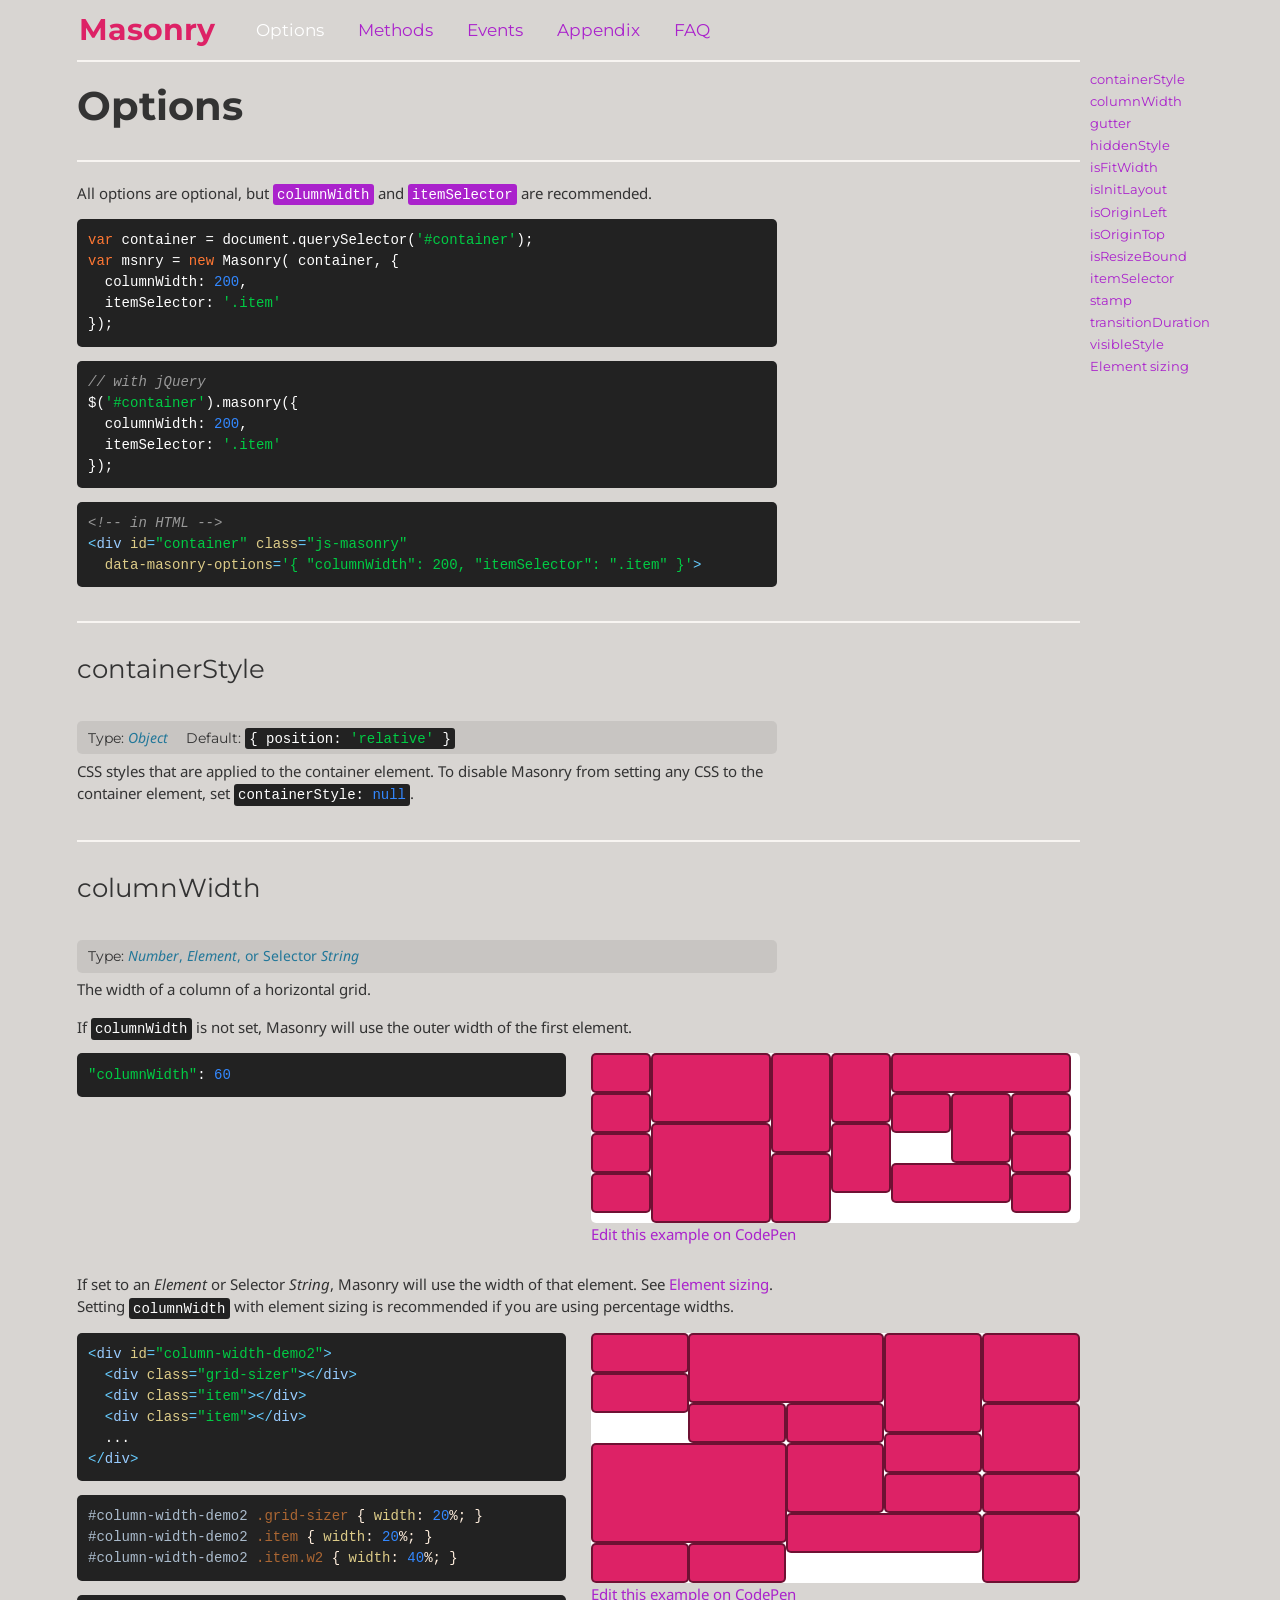
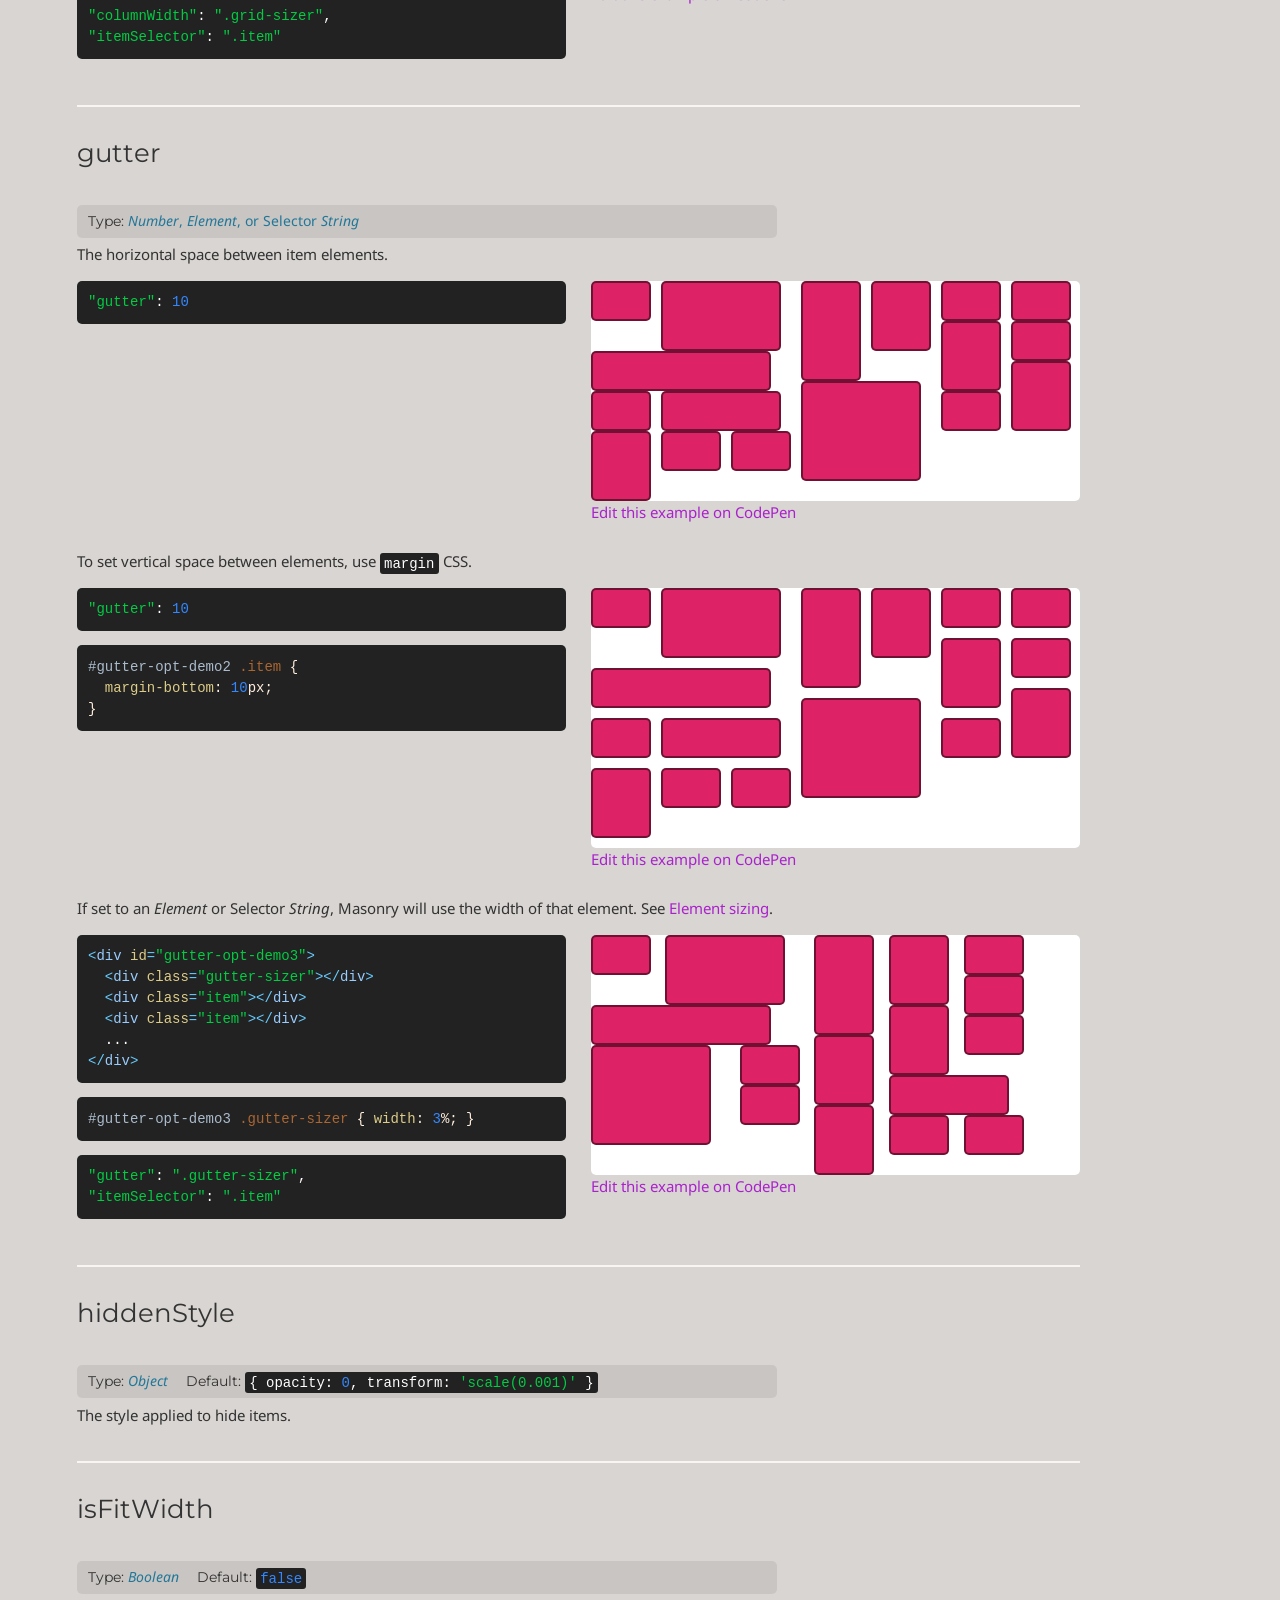
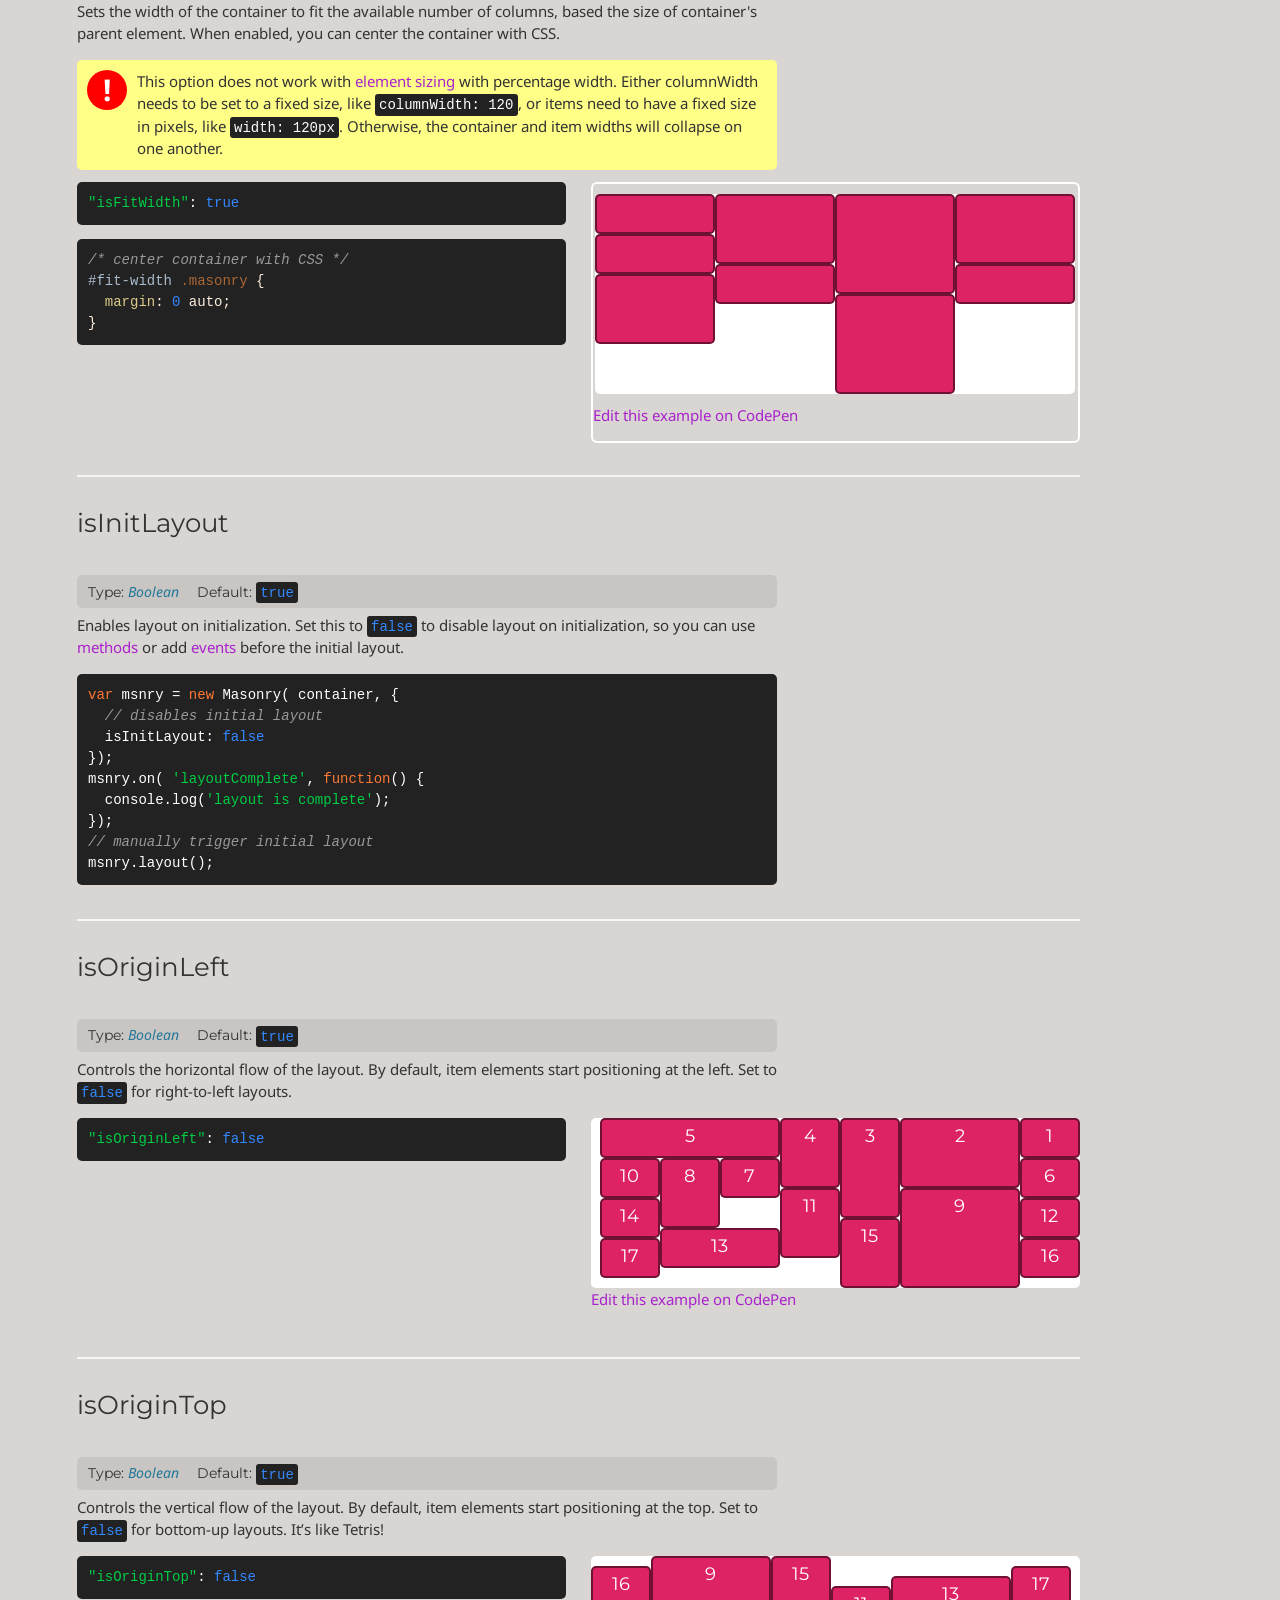
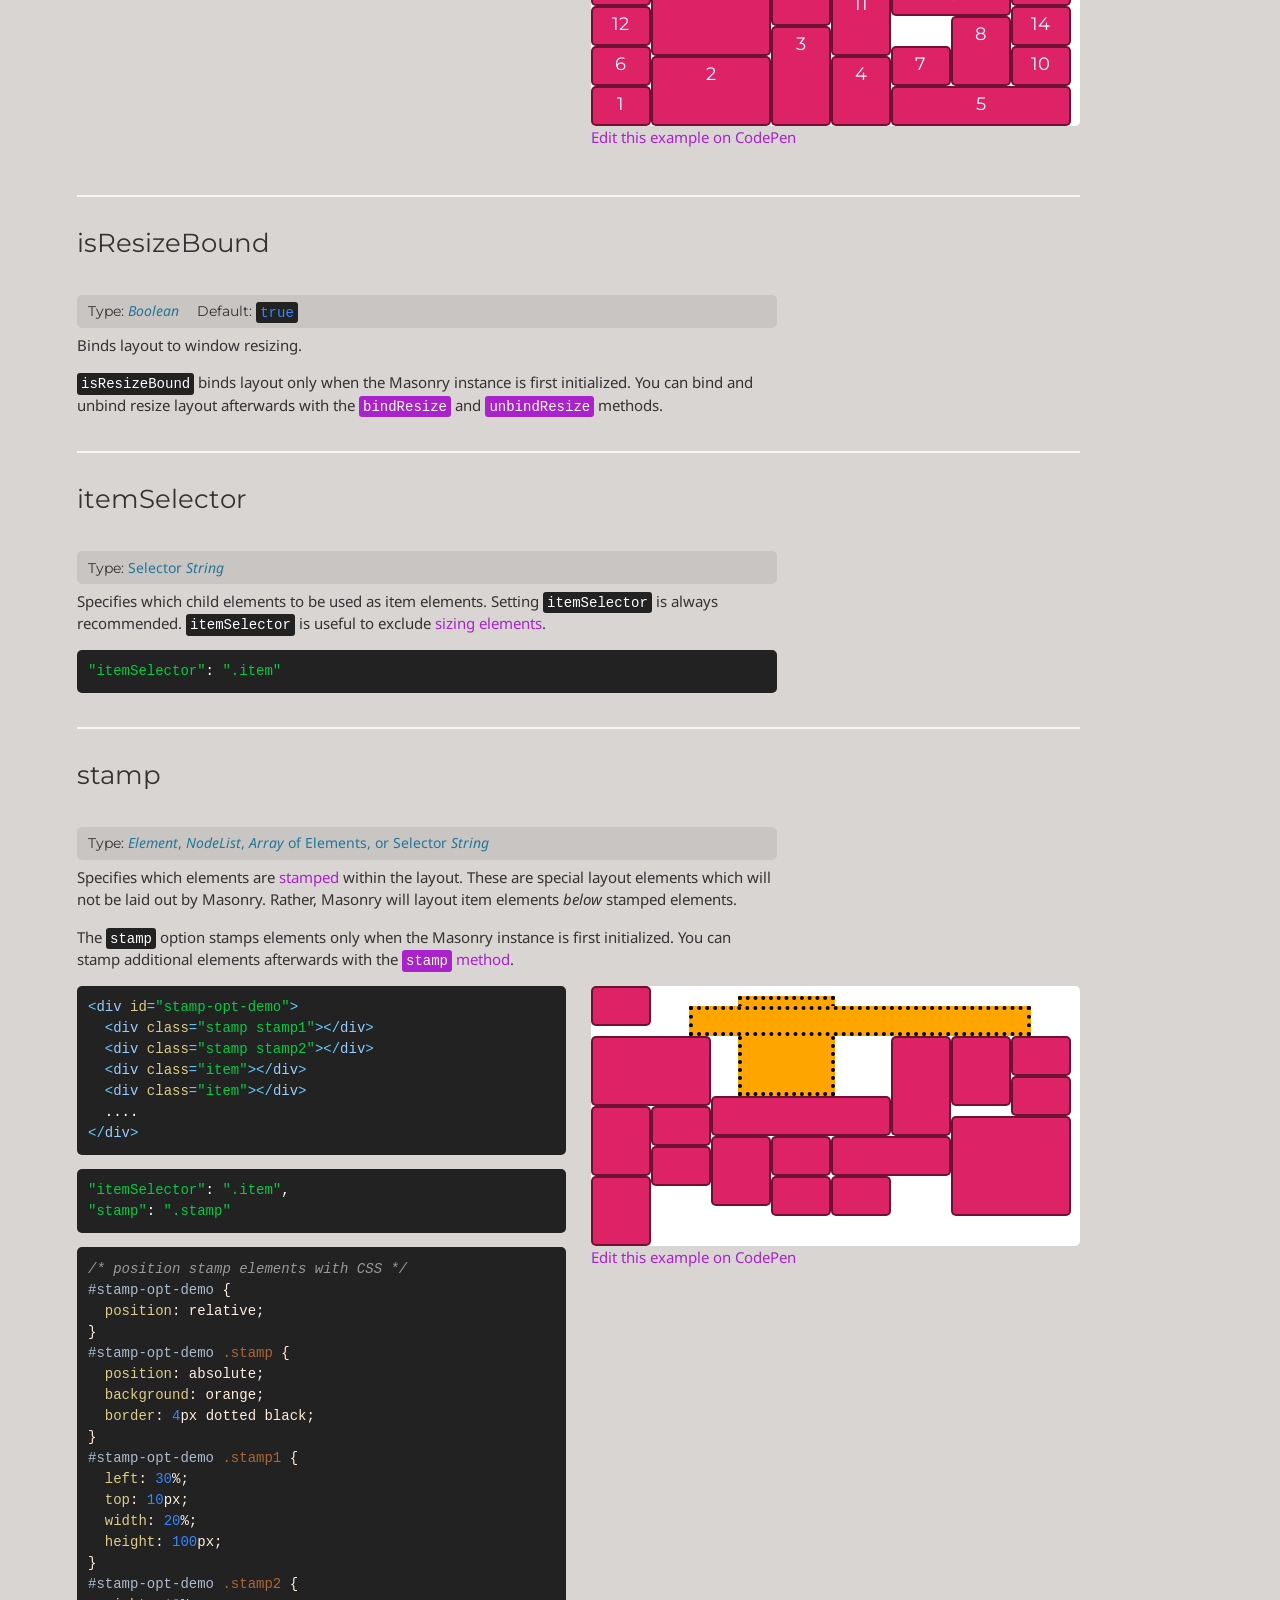
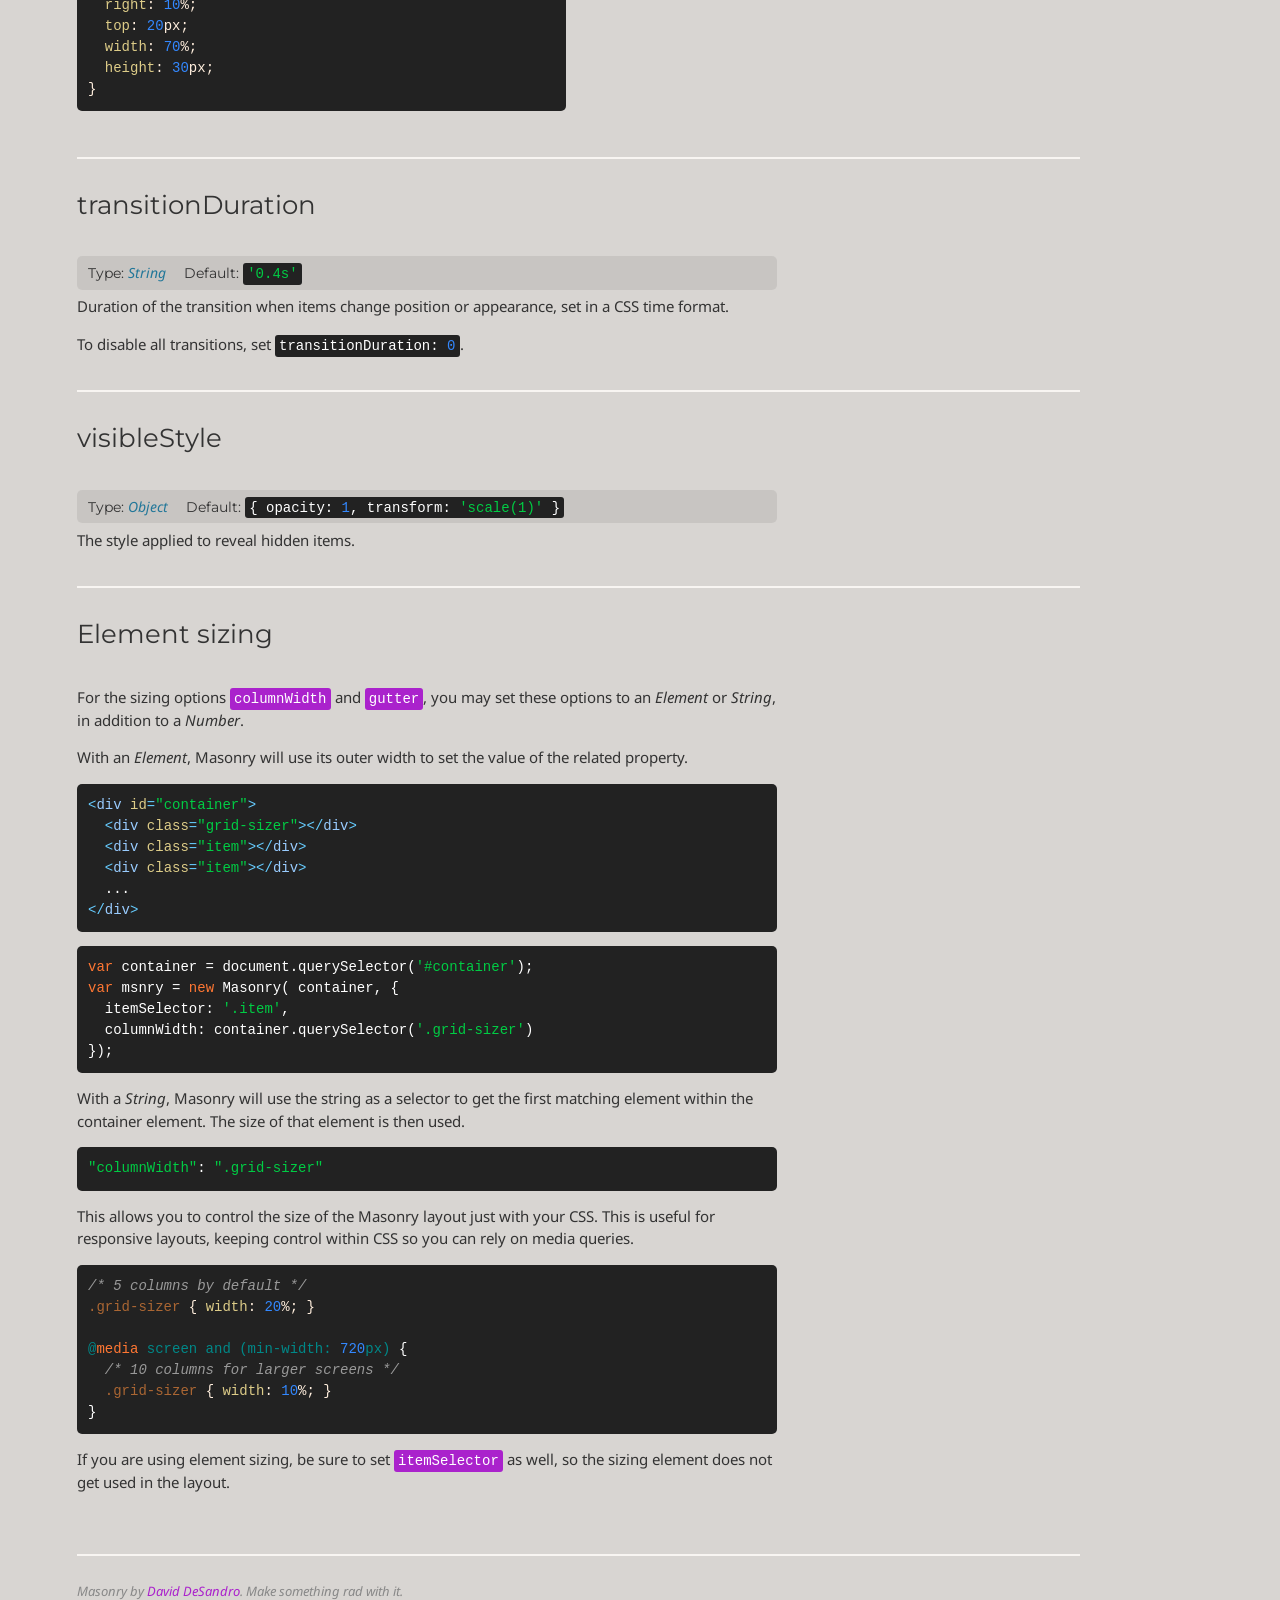
<file: docs/masonry-docs/options.html>
<!doctype html>
<!--[if lte IE 8]>     <html class="lt-ie9"> <![endif]-->
<!--[if gt IE 8]><!--> <html class=""> <!--<![endif]-->
<head>
  <meta charset="utf-8" />
  <meta http-equiv="X-UA-Compatible" content="IE=edge,chrome=1" />
  <meta name="viewport" content="width=device-width" />
  <meta name="description" content="Cascading grid layout library" />

  <title>Masonry Options</title>

  <link rel="stylesheet" href="http://fonts.googleapis.com/css?family=Montserrat:400,700|Noto+Sans:400,700,400italic" />

  
    <!-- DEV MODE - including each .css file -->
    
      <link rel="stylesheet" href="bower_components/normalize-css/normalize.css" />
    
      <link rel="stylesheet" href="css/base.css" />
    
      <link rel="stylesheet" href="css/code.css" />
    
      <link rel="stylesheet" href="css/demos.css" />
    
      <link rel="stylesheet" href="css/footer.css" />
    
      <link rel="stylesheet" href="css/hero.css" />
    
      <link rel="stylesheet" href="css/icons.css" />
    
      <link rel="stylesheet" href="css/index.css" />
    
      <link rel="stylesheet" href="css/layout.css" />
    
      <link rel="stylesheet" href="css/modules.css" />
    
      <link rel="stylesheet" href="css/site-nav.css" />
    
  

  
  <meta name="twitter:card" content="summary" />
  <meta name="twitter:site" content="@desandro" />
  <meta name="twitter:url" content="http://masonry.desandro.com/options.html" />
  <meta name="twitter:title" content="Masonry Options" />
  <meta name="twitter:description" content="Cascading grid layout library" />

  

</head>
<body class="options-page" data-page="options">

  <div id="site-nav">
    <div class="primary-content">
      <h1><a href=".">Masonry</a></h1>
      <ol>
        <li class="nav-options"><a href="options.html">Options</a></li>
        <li class="nav-methods"><a href="methods.html">Methods</a></li>
        <li class="nav-events"><a href="events.html">Events</a></li>
        <li class="nav-appendix"><a href="appendix.html">Appendix</a></li>
        <li class="nav-faq"><a href="faq.html">FAQ</a></li>
      </ol>
    </div>
  </div>

  
  

  <div id="content">

    <div class="primary-content">
      
        <h1>Options</h1>
        

      
      
        <ul id="page-nav">
          
            <li><a href="#containerstyle">containerStyle</a></li>
          
            <li><a href="#columnwidth">columnWidth</a></li>
          
            <li><a href="#gutter">gutter</a></li>
          
            <li><a href="#hiddenstyle">hiddenStyle</a></li>
          
            <li><a href="#isfitwidth">isFitWidth</a></li>
          
            <li><a href="#isinitlayout">isInitLayout</a></li>
          
            <li><a href="#isoriginleft">isOriginLeft</a></li>
          
            <li><a href="#isorigintop">isOriginTop</a></li>
          
            <li><a href="#isresizebound">isResizeBound</a></li>
          
            <li><a href="#itemselector">itemSelector</a></li>
          
            <li><a href="#stamp">stamp</a></li>
          
            <li><a href="#transitionduration">transitionDuration</a></li>
          
            <li><a href="#visiblestyle">visibleStyle</a></li>
          
            <li><a href="#element-sizing">Element sizing</a></li>
          
        </ul>
      
    </div>

    
    
<div class="primary-content">

<p>All options are optional, but <a href="#columnwidth"><code>columnWidth</code></a> and <a href="#itemselector"><code>itemSelector</code></a> are recommended.</p>

<pre><code class="js"><span class="keyword">var</span> container = document.querySelector(<span class="string">'#container'</span>);
<span class="keyword">var</span> msnry = <span class="keyword">new</span> Masonry( container, {
  columnWidth: <span class="number">200</span>,
  itemSelector: <span class="string">'.item'</span>
});</code></pre>

<pre><code class="js"><span class="comment">// with jQuery</span>
$(<span class="string">'#container'</span>).masonry({
  columnWidth: <span class="number">200</span>,
  itemSelector: <span class="string">'.item'</span>
});</code></pre>

<pre><code class="html"><span class="comment">&lt;!-- in HTML --&gt;</span>
<span class="tag">&lt;<span class="title">div</span> <span class="attribute">id</span>=<span class="value">"container"</span> <span class="attribute">class</span>=<span class="value">"js-masonry"</span>
  <span class="attribute">data-masonry-options</span>=<span class="value">'{ "columnWidth": 200, "itemSelector": ".item" }'</span>&gt;</span></code></pre>


</div><div class="primary-content">

<h2 id="containerstyle">containerStyle</h2>


<div class="param">
  <p class="param-bit type">
    <b>Type:</b>
    <span class="value"><i>Object</i></span>
  </p>
  <p class="param-bit default">
    <b>Default:</b>
    <span class="value"><code>{ position: <span class="string">'relative'</span> }</code></span>
  </p>
</div>

<p>CSS styles that are applied to the container element. To disable Masonry from setting any CSS to the container element, set <code>containerStyle: <span class="literal">null</span></code>.</p>

</div><div class="primary-content">

<h2 id="columnwidth">columnWidth</h2>

<div class="param">
  <p class="param-bit type">
    <b>Type:</b>
    <span class="value"><i>Number</i>, <i>Element</i>, or Selector <i>String</i></span>
  </p>
</div>

<p>The width of a column of a horizontal grid.</p>

<p>If <code>columnWidth</code> is not set, Masonry will use the outer width of the first element.</p>

<div class="row example">
  <div class="cell example-code">
<pre><code class="js"><span class="string">"columnWidth"</span>: <span class="number">60</span></code></pre>

  </div>
  <div class="cell demo">
    <div class="masonry js-masonry"  data-masonry-options='{ "columnWidth": 60 }'>
      <div class="item"></div>
<div class="item w2 h2"></div>
<div class="item h3"></div>
<div class="item h2"></div>
<div class="item w3"></div>
<div class="item"></div>
<div class="item"></div>
<div class="item h2"></div>
<div class="item w2 h3"></div>
<div class="item"></div>
<div class="item h2"></div>
<div class="item"></div>
<div class="item w2"></div>
<div class="item"></div>
<div class="item h2"></div>
<div class="item"></div>
<div class="item"></div>

    </div>
    <p class="edit"><a href="http://codepen.io/desandro/pen/osFxj">Edit this example on CodePen</a></p>
  </div>
</div>

<p>If set to an <i>Element</i> or Selector <i>String</i>, Masonry will use the width of that element. See <a href="#element-sizing">Element sizing</a>. Setting <code>columnWidth</code> with element sizing is recommended if you are using percentage widths.</p>

<div class="row example">
  <div class="cell example-code">
<pre><code class="html"><span class="tag">&lt;<span class="title">div</span> <span class="attribute">id</span>=<span class="value">"column-width-demo2"</span>&gt;</span>
  <span class="tag">&lt;<span class="title">div</span> <span class="attribute">class</span>=<span class="value">"grid-sizer"</span>&gt;</span><span class="tag">&lt;/<span class="title">div</span>&gt;</span>
  <span class="tag">&lt;<span class="title">div</span> <span class="attribute">class</span>=<span class="value">"item"</span>&gt;</span><span class="tag">&lt;/<span class="title">div</span>&gt;</span>
  <span class="tag">&lt;<span class="title">div</span> <span class="attribute">class</span>=<span class="value">"item"</span>&gt;</span><span class="tag">&lt;/<span class="title">div</span>&gt;</span>
  ...
<span class="tag">&lt;/<span class="title">div</span>&gt;</span></code></pre>

<pre><code class="css"><span class="id">#column-width-demo2</span> <span class="class">.grid-sizer</span> <span class="rules">{ <span class="rule"><span class="attribute">width</span>:<span class="value"> <span class="number">20</span>%;</span></span> <span class="rule">}</span></span>
<span class="id">#column-width-demo2</span> <span class="class">.item</span> <span class="rules">{ <span class="rule"><span class="attribute">width</span>:<span class="value"> <span class="number">20</span>%;</span></span> <span class="rule">}</span></span>
<span class="id">#column-width-demo2</span> <span class="class">.item</span><span class="class">.w2</span> <span class="rules">{ <span class="rule"><span class="attribute">width</span>:<span class="value"> <span class="number">40</span>%;</span></span> <span class="rule">}</span></span></code></pre>

<pre><code class="js"><span class="string">"columnWidth"</span>: <span class="string">".grid-sizer"</span>,
<span class="string">"itemSelector"</span>: <span class="string">".item"</span></code></pre>

  </div>
  <div class="cell demo">
    <div id="column-width-demo2" class="masonry js-masonry" data-masonry-options='{ "columnWidth": ".grid-sizer", "itemSelector": ".item" }'>
      <div class="grid-sizer"></div>
      <div class="item"></div>
<div class="item w2 h2"></div>
<div class="item h3"></div>
<div class="item h2"></div>
<div class="item w3"></div>
<div class="item"></div>
<div class="item"></div>
<div class="item h2"></div>
<div class="item w2 h3"></div>
<div class="item"></div>
<div class="item h2"></div>
<div class="item"></div>
<div class="item w2"></div>
<div class="item"></div>
<div class="item h2"></div>
<div class="item"></div>
<div class="item"></div>

    </div>
    <p class="edit"><a href="http://codepen.io/desandro/pen/JFpeg">Edit this example on CodePen</a></p>
  </div>
</div>

</div><div class="primary-content">

<h2 id="gutter">gutter</h2>

<div class="param">
  <p class="param-bit type">
    <b>Type:</b>
    <span class="value"><i>Number</i>, <i>Element</i>, or Selector <i>String</i></span>
  </p>
</div>

<p>The horizontal space between item elements.</p>

<div class="row example">
  <div class="cell example-code">
<pre><code class="js"><span class="string">"gutter"</span>: <span class="number">10</span></code></pre>

  </div>
  <div class="cell demo">
    <div class="masonry js-masonry" data-masonry-options='{ "gutter": 10 }'>
      <div class="item"></div>
<div class="item w2 h2"></div>
<div class="item h3"></div>
<div class="item h2"></div>
<div class="item w3"></div>
<div class="item"></div>
<div class="item"></div>
<div class="item h2"></div>
<div class="item w2 h3"></div>
<div class="item"></div>
<div class="item h2"></div>
<div class="item"></div>
<div class="item w2"></div>
<div class="item"></div>
<div class="item h2"></div>
<div class="item"></div>
<div class="item"></div>

    </div>
    <p class="edit"><a href="http://codepen.io/desandro/pen/iIbgC">Edit this example on CodePen</a></p>
  </div>
</div>

<p>To set vertical space between elements, use <code>margin</code> CSS.</p>

<div class="row example">
  <div class="cell example-code">
<pre><code class="js"><span class="string">"gutter"</span>: <span class="number">10</span></code></pre>

<pre><code class="css"><span class="id">#gutter-opt-demo2</span> <span class="class">.item</span> <span class="rules">{
  <span class="rule"><span class="attribute">margin-bottom</span>:<span class="value"> <span class="number">10</span>px;</span></span>
<span class="rule">}</span></span></code></pre>

  </div>
  <div id="gutter-opt-demo2" class="cell demo">
    <div class="masonry js-masonry" data-masonry-options='{ "gutter": 10 }'>
      <div class="item"></div>
<div class="item w2 h2"></div>
<div class="item h3"></div>
<div class="item h2"></div>
<div class="item w3"></div>
<div class="item"></div>
<div class="item"></div>
<div class="item h2"></div>
<div class="item w2 h3"></div>
<div class="item"></div>
<div class="item h2"></div>
<div class="item"></div>
<div class="item w2"></div>
<div class="item"></div>
<div class="item h2"></div>
<div class="item"></div>
<div class="item"></div>

    </div>
    <p class="edit"><a href="http://codepen.io/desandro/pen/gbnko">Edit this example on CodePen</a></p>
  </div>
</div>

<p>If set to an <i>Element</i> or Selector <i>String</i>, Masonry will use the width of that element. See <a href="#element-sizing">Element sizing</a>.</p>

<div class="row example">
  <div class="cell example-code">
<pre><code class="html"><span class="tag">&lt;<span class="title">div</span> <span class="attribute">id</span>=<span class="value">"gutter-opt-demo3"</span>&gt;</span>
  <span class="tag">&lt;<span class="title">div</span> <span class="attribute">class</span>=<span class="value">"gutter-sizer"</span>&gt;</span><span class="tag">&lt;/<span class="title">div</span>&gt;</span>
  <span class="tag">&lt;<span class="title">div</span> <span class="attribute">class</span>=<span class="value">"item"</span>&gt;</span><span class="tag">&lt;/<span class="title">div</span>&gt;</span>
  <span class="tag">&lt;<span class="title">div</span> <span class="attribute">class</span>=<span class="value">"item"</span>&gt;</span><span class="tag">&lt;/<span class="title">div</span>&gt;</span>
  ...
<span class="tag">&lt;/<span class="title">div</span>&gt;</span></code></pre>

<pre><code class="css"><span class="id">#gutter-opt-demo3</span> <span class="class">.gutter-sizer</span> <span class="rules">{ <span class="rule"><span class="attribute">width</span>:<span class="value"> <span class="number">3</span>%;</span></span> <span class="rule">}</span></span></code></pre>

<pre><code class="js"><span class="string">"gutter"</span>: <span class="string">".gutter-sizer"</span>,
<span class="string">"itemSelector"</span>: <span class="string">".item"</span></code></pre>

  </div>
  <div class="cell demo" >
    <div id="gutter-opt-demo3" class="masonry js-masonry" data-masonry-options='{ "gutter": ".gutter-sizer", "itemSelector": ".item" }'>
      <div class="gutter-sizer"></div>
      <div class="item"></div>
<div class="item w2 h2"></div>
<div class="item h3"></div>
<div class="item h2"></div>
<div class="item w3"></div>
<div class="item"></div>
<div class="item"></div>
<div class="item h2"></div>
<div class="item w2 h3"></div>
<div class="item"></div>
<div class="item h2"></div>
<div class="item"></div>
<div class="item w2"></div>
<div class="item"></div>
<div class="item h2"></div>
<div class="item"></div>
<div class="item"></div>

    </div>
    <p class="edit"><a href="http://codepen.io/desandro/pen/BAJKn">Edit this example on CodePen</a></p>
  </div>
</div>

</div><div class="primary-content">

<h2 id="hiddenstyle">hiddenStyle</h2>

<div class="param">
  <p class="param-bit type">
    <b>Type:</b>
    <span class="value"><i>Object</i></span>
  </p>
  <p class="param-bit default">
    <b>Default:</b>
    <span class="value"><code>{ opacity: <span class="literal">0</span>, transform: <span class="string">'scale(0.001)'</span> }</code></span>
  </p>
</div>

<p>The style applied to hide items.</p>

</div><div class="primary-content">

<h2 id="isfitwidth">isFitWidth</h2>

<div class="param">
  <p class="param-bit type">
    <b>Type:</b>
    <span class="value"><i>Boolean</i></span>
  </p>
  <p class="param-bit default">
    <b>Default:</b>
    <span class="value"><code><span class="literal">false</span></code></span>
  </p>
</div>

<p>Sets the width of the container to fit the available number of columns, based the size of container's parent element. When enabled, you can center the container with CSS.</p>

<div class="warning">
  <p>This option does not work with <a href="#element-sizing">element sizing</a> with percentage width. Either columnWidth needs to be set to a fixed size, like <code>columnWidth: 120</code>, or items need to have a fixed size in pixels, like <code>width: 120px</code>. Otherwise, the container and item widths will collapse on one another.</p>
</div>

<div class="row example">
  <div class="cell example-code">
<pre><code class="js"><span class="string">"isFitWidth"</span>: <span class="literal">true</span></code></pre>

<pre><code class="css"><span class="comment">/* center container with CSS */</span>
<span class="id">#fit-width</span> <span class="class">.masonry</span> <span class="rules">{
  <span class="rule"><span class="attribute">margin</span>:<span class="value"> <span class="number">0</span> auto;</span></span>
<span class="rule">}</span></span></code></pre>

  </div>
  <div id="fit-width" class="cell demo">
    <div class="masonry js-masonry" data-masonry-options='{ "isFitWidth": true }'>
      <div class="item w2"></div>
      <div class="item w2 h2"></div>
      <div class="item w2 h3"></div>
      <div class="item w2 h2"></div>
      <div class="item w2"></div>
      <div class="item w2"></div>
      <div class="item w2"></div>
      <div class="item w2 h2"></div>
      <div class="item w2 h3"></div>
    </div>
    <p class="edit"><a href="http://codepen.io/desandro/pen/nGLvx">Edit this example on CodePen</a></p>
  </div>
</div>

</div><div class="primary-content">

<h2 id="isinitlayout">isInitLayout</h2>

<div class="param">
  <p class="param-bit type">
    <b>Type:</b>
    <span class="value"><i>Boolean</i></span>
  </p>
  <p class="param-bit default">
    <b>Default:</b>
    <span class="value"><code><span class="literal">true</span></code></span>
  </p>
</div>

<p>Enables layout on initialization. Set this to <code><span class="literal">false</span></code> to disable layout on initialization, so you can use <a href="methods.html">methods</a> or add <a href="events.html">events</a> before the initial layout.</p>

<pre><code class="js"><span class="keyword">var</span> msnry = <span class="keyword">new</span> Masonry( container, {
  <span class="comment">// disables initial layout</span>
  isInitLayout: <span class="literal">false</span>
});
msnry.on( <span class="string">'layoutComplete'</span>, <span class="keyword">function</span>() {
  console.log(<span class="string">'layout is complete'</span>);
});
<span class="comment">// manually trigger initial layout</span>
msnry.layout();</code></pre>


</div><div class="primary-content">

<h2 id="isoriginleft">isOriginLeft</h2>

<div class="param">
  <p class="param-bit type">
    <b>Type:</b>
    <span class="value"><i>Boolean</i></span>
  </p>
  <p class="param-bit default">
    <b>Default:</b>
    <span class="value"><code><span class="literal">true</span></code></span>
  </p>
</div>

<p>Controls the horizontal flow of the layout. By default, item elements start positioning at the left. Set to <code><span class="literal">false</span></code> for right-to-left layouts.</p>

<div class="row example">
  <div class="cell example-code">
<pre><code class="js"><span class="string">"isOriginLeft"</span>: <span class="literal">false</span></code></pre>

  </div>
  <div class="cell demo">
    <div class="masonry js-masonry counting" data-masonry-options='{ "isOriginLeft": false }'>
      <div class="item"></div>
<div class="item w2 h2"></div>
<div class="item h3"></div>
<div class="item h2"></div>
<div class="item w3"></div>
<div class="item"></div>
<div class="item"></div>
<div class="item h2"></div>
<div class="item w2 h3"></div>
<div class="item"></div>
<div class="item h2"></div>
<div class="item"></div>
<div class="item w2"></div>
<div class="item"></div>
<div class="item h2"></div>
<div class="item"></div>
<div class="item"></div>

    </div>
    <p class="edit"><a href="http://codepen.io/desandro/pen/adwgL">Edit this example on CodePen</a></p>
  </div>
</div>

</div><div class="primary-content">

<h2 id="isorigintop">isOriginTop</h2>

<div class="param">
  <p class="param-bit type">
    <b>Type:</b>
    <span class="value"><i>Boolean</i></span>
  </p>
  <p class="param-bit default">
    <b>Default:</b>
    <span class="value"><code><span class="literal">true</span></code></span>
  </p>
</div>

<p>Controls the vertical flow of the layout. By default, item elements start positioning at the top. Set to <code><span class="literal">false</span></code> for bottom-up layouts. It&rsquo;s like Tetris!</p>

<div class="row example">
  <div class="cell example-code">
<pre><code class="js"><span class="string">"isOriginTop"</span>: <span class="literal">false</span></code></pre>

  </div>
  <div class="cell demo">
    <div class="masonry js-masonry counting" data-masonry-options='{ "isOriginTop": false }'>
      <div class="item"></div>
<div class="item w2 h2"></div>
<div class="item h3"></div>
<div class="item h2"></div>
<div class="item w3"></div>
<div class="item"></div>
<div class="item"></div>
<div class="item h2"></div>
<div class="item w2 h3"></div>
<div class="item"></div>
<div class="item h2"></div>
<div class="item"></div>
<div class="item w2"></div>
<div class="item"></div>
<div class="item h2"></div>
<div class="item"></div>
<div class="item"></div>

    </div>
    <p class="edit"><a href="http://codepen.io/desandro/pen/uwtLs">Edit this example on CodePen</a></p>
  </div>
</div>

</div><div class="primary-content">

<h2 id="isresizebound">isResizeBound</h2>

<div class="param">
  <p class="param-bit type">
    <b>Type:</b>
    <span class="value"><i>Boolean</i></span>
  </p>
  <p class="param-bit default">
    <b>Default:</b>
    <span class="value"><code><span class="literal">true</span></code></span>
  </p>
</div>

<p>Binds layout to window resizing.</p>

<p><code>isResizeBound</code> binds layout only when the Masonry instance is first initialized. You can bind and unbind resize layout afterwards with the <a href="methods.html#bindresize"><code>bindResize</code></a> and <a href="methods.html#unbindresize"><code>unbindResize</code></a> methods.</p>

</div><div class="primary-content">

<h2 id="itemselector">itemSelector</h2>

<div class="param">
  <p class="param-bit type">
    <b>Type:</b>
    <span class="value">Selector <i>String</i></span>
  </p>
</div>

<p>Specifies which child elements to be used as item elements. Setting <code>itemSelector</code> is always recommended. <code>itemSelector</code> is useful to exclude <a href="#element-sizing">sizing elements</a>.</p>

<pre><code class="js"><span class="string">"itemSelector"</span>: <span class="string">".item"</span></code></pre>


</div><div class="primary-content">

<h2 id="stamp">stamp</h2>

<div class="param">
  <p class="param-bit type">
    <b>Type:</b>
    <span class="value"><i>Element</i>, <i>NodeList</i>, <i>Array</i> of Elements, or Selector <i>String</i></span>
  </p>
</div>

<p>Specifies which elements are <a href="methods.html#stamp">stamped</a> within the layout. These are special layout elements which will not be laid out by Masonry. Rather, Masonry will layout item elements <em>below</em> stamped elements.</p>

<p>The <code>stamp</code> option stamps elements only when the Masonry instance is first initialized. You can stamp additional elements afterwards with the <a href="methods.html#stamp"><code>stamp</code> method</a>.</p>

<div class="row example">
  <div class="cell example-code">
<pre><code class="html"><span class="tag">&lt;<span class="title">div</span> <span class="attribute">id</span>=<span class="value">"stamp-opt-demo"</span>&gt;</span>
  <span class="tag">&lt;<span class="title">div</span> <span class="attribute">class</span>=<span class="value">"stamp stamp1"</span>&gt;</span><span class="tag">&lt;/<span class="title">div</span>&gt;</span>
  <span class="tag">&lt;<span class="title">div</span> <span class="attribute">class</span>=<span class="value">"stamp stamp2"</span>&gt;</span><span class="tag">&lt;/<span class="title">div</span>&gt;</span>
  <span class="tag">&lt;<span class="title">div</span> <span class="attribute">class</span>=<span class="value">"item"</span>&gt;</span><span class="tag">&lt;/<span class="title">div</span>&gt;</span>
  <span class="tag">&lt;<span class="title">div</span> <span class="attribute">class</span>=<span class="value">"item"</span>&gt;</span><span class="tag">&lt;/<span class="title">div</span>&gt;</span>
  ....
<span class="tag">&lt;/<span class="title">div</span>&gt;</span></code></pre>

<pre><code class="js"><span class="string">"itemSelector"</span>: <span class="string">".item"</span>,
<span class="string">"stamp"</span>: <span class="string">".stamp"</span></code></pre>

<pre><code class="css"><span class="comment">/* position stamp elements with CSS */</span>
<span class="id">#stamp-opt-demo</span> <span class="rules">{
  <span class="rule"><span class="attribute">position</span>:<span class="value"> relative;</span></span>
<span class="rule">}</span></span>
<span class="id">#stamp-opt-demo</span> <span class="class">.stamp</span> <span class="rules">{
  <span class="rule"><span class="attribute">position</span>:<span class="value"> absolute;</span></span>
  <span class="rule"><span class="attribute">background</span>:<span class="value"> orange;</span></span>
  <span class="rule"><span class="attribute">border</span>:<span class="value"> <span class="number">4</span>px dotted black;</span></span>
<span class="rule">}</span></span>
<span class="id">#stamp-opt-demo</span> <span class="class">.stamp1</span> <span class="rules">{
  <span class="rule"><span class="attribute">left</span>:<span class="value"> <span class="number">30</span>%;</span></span>
  <span class="rule"><span class="attribute">top</span>:<span class="value"> <span class="number">10</span>px;</span></span>
  <span class="rule"><span class="attribute">width</span>:<span class="value"> <span class="number">20</span>%;</span></span>
  <span class="rule"><span class="attribute">height</span>:<span class="value"> <span class="number">100</span>px;</span></span>
<span class="rule">}</span></span>
<span class="id">#stamp-opt-demo</span> <span class="class">.stamp2</span> <span class="rules">{
  <span class="rule"><span class="attribute">right</span>:<span class="value"> <span class="number">10</span>%;</span></span>
  <span class="rule"><span class="attribute">top</span>:<span class="value"> <span class="number">20</span>px;</span></span>
  <span class="rule"><span class="attribute">width</span>:<span class="value"> <span class="number">70</span>%;</span></span>
  <span class="rule"><span class="attribute">height</span>:<span class="value"> <span class="number">30</span>px;</span></span>
<span class="rule">}</span></span></code></pre>

  </div>
  <div class="cell demo">
    <div id="stamp-opt-demo" class="masonry has-stamp js-masonry" data-masonry-options='{ "itemSelector": ".item", "stamp": ".stamp" }'>
      <div class="stamp stamp1"></div>
      <div class="stamp stamp2"></div>
      <div class="item"></div>
<div class="item w2 h2"></div>
<div class="item h3"></div>
<div class="item h2"></div>
<div class="item w3"></div>
<div class="item"></div>
<div class="item"></div>
<div class="item h2"></div>
<div class="item w2 h3"></div>
<div class="item"></div>
<div class="item h2"></div>
<div class="item"></div>
<div class="item w2"></div>
<div class="item"></div>
<div class="item h2"></div>
<div class="item"></div>
<div class="item"></div>

    </div>
    <p class="edit"><a href="http://codepen.io/desandro/pen/hsine">Edit this example on CodePen</a></p>
  </div>
</div>

</div><div class="primary-content">

<h2 id="transitionduration">transitionDuration</h2>

<div class="param">
  <p class="param-bit type">
    <b>Type:</b>
    <span class="value"><i>String</i></span>
  </p>
  <p class="param-bit default">
    <b>Default:</b>
    <span class="value"><code><span class="string">'0.4s'</span></code></span>
  </p>
</div>

<p>Duration of the transition when items change position or appearance, set in a CSS time format.</p>

<p>To disable all transitions, set <code>transitionDuration: <span class="literal">0</span></code>.</p>

</div><div class="primary-content">

<h2 id="visiblestyle">visibleStyle</h2>

<div class="param">
  <p class="param-bit type">
    <b>Type:</b>
    <span class="value"><i>Object</i></span>
  </p>
  <p class="param-bit default">
    <b>Default:</b>
    <span class="value"><code>{ opacity: <span class="literal">1</span>, transform: <span class="string">'scale(1)'</span> }</code></span>
  </p>
</div>

<p>The style applied to reveal hidden items.</p>

</div><div class="primary-content">

<h2 id="element-sizing">Element sizing</h2>

<p>For the sizing options <a href="#columnwidth"><code>columnWidth</code></a> and <a href="#gutter"><code>gutter</code></a>, you may set these options to an <i>Element</i> or <i>String</i>, in addition to a <i>Number</i>.</p>

<p>With an <i>Element</i>, Masonry will use its outer width to set the value of the related property.</p>

<pre><code class="html"><span class="tag">&lt;<span class="title">div</span> <span class="attribute">id</span>=<span class="value">"container"</span>&gt;</span>
  <span class="tag">&lt;<span class="title">div</span> <span class="attribute">class</span>=<span class="value">"grid-sizer"</span>&gt;</span><span class="tag">&lt;/<span class="title">div</span>&gt;</span>
  <span class="tag">&lt;<span class="title">div</span> <span class="attribute">class</span>=<span class="value">"item"</span>&gt;</span><span class="tag">&lt;/<span class="title">div</span>&gt;</span>
  <span class="tag">&lt;<span class="title">div</span> <span class="attribute">class</span>=<span class="value">"item"</span>&gt;</span><span class="tag">&lt;/<span class="title">div</span>&gt;</span>
  ...
<span class="tag">&lt;/<span class="title">div</span>&gt;</span></code></pre>


<pre><code class="js"><span class="keyword">var</span> container = document.querySelector(<span class="string">'#container'</span>);
<span class="keyword">var</span> msnry = <span class="keyword">new</span> Masonry( container, {
  itemSelector: <span class="string">'.item'</span>,
  columnWidth: container.querySelector(<span class="string">'.grid-sizer'</span>)
});</code></pre>


<p>With a <i>String</i>, Masonry will use the string as a selector to get the first matching element within the container element. The size of that element is then used.</p>

<pre><code class="js"><span class="string">"columnWidth"</span>: <span class="string">".grid-sizer"</span></code></pre>


<p>This allows you to control the size of the Masonry layout just with your CSS. This is useful for responsive layouts, keeping control within CSS so you can rely on media queries.</p>

<pre><code class="css"><span class="comment">/* 5 columns by default */</span>
<span class="class">.grid-sizer</span> <span class="rules">{ <span class="rule"><span class="attribute">width</span>:<span class="value"> <span class="number">20</span>%;</span></span> <span class="rule">}</span></span>

<span class="at_rule">@<span class="keyword">media</span> screen and (min-width: <span class="number">720</span>px) </span>{
  <span class="comment">/* 10 columns for larger screens */</span>
  <span class="class">.grid-sizer</span> <span class="rules">{ <span class="rule"><span class="attribute">width</span>:<span class="value"> <span class="number">10</span>%;</span></span> <span class="rule">}</span></span>
}</code></pre>


<p>If you are using element sizing, be sure to set <a href="#itemselector"><code>itemSelector</code></a> as well, so the sizing element does not get used in the layout.</p>

</div>


  </div>

  <div id="footer">
    <div class="primary-content">
      Masonry by <a href="http://desandro.com">David DeSandro</a>. Make something rad with it.
    </div>
  </div>

<!-- Masonry does NOT require jQuery.
     jQuery is only used to demonstrate Masonry as a jQuery plugin -->
<script src="http://ajax.googleapis.com/ajax/libs/jquery/1.10.0/jquery.min.js"></script>
<script>window.jQuery || document.write('<script src="bower_components/jquery/jquery.min.js"><\/script>')</script>


  <!-- DEV MODE - including each .js file -->
  
    <script src="bower_components/classie/classie.js"></script>
  
    <script src="bower_components/eventie/eventie.js"></script>
  
    <script src="bower_components/doc-ready/doc-ready.js"></script>
  
    <script src="bower_components/get-style-property/get-style-property.js"></script>
  
    <script src="bower_components/eventEmitter/EventEmitter.js"></script>
  
    <script src="bower_components/imagesloaded/imagesloaded.js"></script>
  
    <script src="bower_components/jquery-bridget/jquery.bridget.js"></script>
  
    <script src="bower_components/get-size/get-size.js"></script>
  
    <script src="bower_components/matches-selector/matches-selector.js"></script>
  
    <script src="bower_components/outlayer/item.js"></script>
  
    <script src="bower_components/outlayer/outlayer.js"></script>
  
    <script src="bower_components/masonry/masonry.js"></script>
  
    <script src="js/controller.js"></script>
  
    <script src="js/pages/events.js"></script>
  
    <script src="js/pages/faq.js"></script>
  
    <script src="js/pages/index.js"></script>
  
    <script src="js/pages/methods.js"></script>
  




</body>
</html>
</file>
<file: docs/masonry-docs/css/base.css>
* {
  -webkit-box-sizing: border-box;
     -moz-box-sizing: border-box;
          box-sizing: border-box;
}

body {
  font-family: 'Noto Sans', 'Lucida Sans', 'Lucida Sans Regular', 'Lucida Grande', 'Lucida Sans Unicode', Arial, sans-serif;
  font-size: 15px;
  line-height: 1.5;
  color: #333;
  background: #D8D5D2;
}

/* margins */
h1, h2, h3, h4, h5, h6,
p,
ol, ul,
pre {
  margin-top: 0;
  margin-bottom: 1.0em;
}

/* Fonts
------------------------- */

/* Montserrat */
h1, h2, h3, h4, h5,
#site-nav,
#page-nav,
.tagline,
#what,
.masonry.counting .item:before,
.param-bit b,
.button,
.instruction,
#notification,
#footer .copyright {
  font-family: 'Montserrat', Gotham, 'Proxima Nova', 'Lucida Sans', 'Lucida Sans Regular', 'Lucida Grande', 'Lucida Sans Unicode', Arial, sans-serif;
}

/* ---- links ---- */

a,
a code {
  color: #A2C;
  text-decoration: none;
}

a:hover,
a:hover code {
  color: #D26;
}


/* ---- headers ---- */

h1, h2, h3, h4 {
  line-height: 1.25;
}

h1, h2 {
}

h1 {
  font-weight: bold;
  font-size: 2.65em;
  margin-bottom: 0.2em;
}

h3 {
  font-size: 1.4em;
  margin-bottom: 0.5em;
}

h4 {
  text-transform: uppercase;
  letter-spacing: 0.1em;
  font-size: 1.1em;
}

/* ---- lists ---- */

ul, ol {
  padding-left: 1.8em;
}
</file>
<file: docs/masonry-docs/css/code.css>
/* Code
------------------------- */

pre, code {
  font-family: Consolas, Menlo, monospace;
  font-size: 14px;
  background: #222;
  color: white;
}

pre {
  padding: 0.8em;
  border-radius: 5px;
}

code {
  padding: 0.2em 0.3em;
  line-height: 1.2;
  border-radius: 3px;
}
pre code {
  padding: 0;
  line-height: 1.5;
  background: none;
}

a code {
  background: #A2C;
  color: white;
}

a:hover code {
  color: white;
  background: #D26;
}

code .string,
code .tag .value { color: #0C4; }
code .number, /* integer */
code .cp, /* doctype */
code .literal { color: #38F; } /*boolean*/
code .keyword { color: #F73; } /* keyword */
code .kd, /* storage */
code .attribute { color: #DC8; } /* markup attribute */
code .title { color: #9CF; }
code .params { color: #98D; }
code .p  { color: #EDB; } /* punctuation */
code .o  { color: #F63; }   /* operator */
code .nb { color: #AA97AC;} /* support */

/* comment */
code .comment { color: #999; font-style: italic; }

code .tag { color: #6CF; } /* Markup open tag */

code .id { color: #ABC; } /* css id */
code .class { color: #A63; }  /* CSS class */
code .rules { color: #FED; }
code .m  { color: #DE8E50; } /* CSS value */
code .nd { color: #9FAD7E; } /* CSS pseudo selector */
code .hexcolor { color: #F63; }
code .at_rule { color: #088; }
</file>
<file: docs/masonry-docs/css/demos.css>
/* ---- demos ---- */

.demo .masonry,
.demo.masonry {
  background: white;
  border-radius: 5px;
}

.demo .button {
  margin-bottom: 0.8em;
}

/* ---- fit width ---- */

#fit-width {
  border: 2px solid white;
  border-radius: 6px;
}

#fit-width .masonry {
  margin: 10px auto;
}

/* ---- counting ---- */

.masonry.counting {
  counter-reset: item;
}

.masonry.counting .item:before {
  counter-increment: item;
  content: counter(item);
  display: block;
  color: white;
  padding-top: 0.2em;
  text-align: center;
  font-size: 18px;
}

/* ---- measurement demos ---- */

#gutter-opt-demo2 .item {
  margin-bottom: 10px;
}

/* responive column width */
#column-width-demo2 .grid-sizer { width: 20%; }
#column-width-demo2 .item { width: 20%; }
#column-width-demo2 .item.w2 { width: 40%; }

#row-height-demo2 .grid-sizer {
  height: 60px;
}

#gutter-opt-demo3 .gutter-sizer {
  width: 3%;
}

/* ---- stamp ---- */

.has-stamp {
  position: relative;
}

.demo .stamp {
  position: absolute;
  width: 30%;
  height: 60px;
  background: orange;
  border: 4px dotted black;
}

#stamp-opt-demo .stamp1 {
  left: 30%;
  top: 10px;
  width: 20%;
  height: 100px;
}

#stamp-opt-demo .stamp2 {
  right: 10%;
  top: 20px;
  width: 70%;
  height: 30px;
}

#stamp-demo .stamp {
  right: 10%;
  top: 10px;
  width: 35%;
  height: 70px;
}

#stamp-demo .item { opacity: 0.8; }

/* ---- clickable ---- */

.clickable .item:hover {
  border-color: white;
  background: #A2C;
  cursor: pointer;
}

/* ---- animate-item-size ---- */

/* item is invisible, but used for layout */
.masonry.animate-item-size-demo .item,
.masonry.animate-item-size-demo .item-content {
  width: 60px;
  height: 60px;
}

.masonry.animate-item-size-demo .item {
  border: none;
  background: transparent;
}

/* item-content is visible, and transitions size */
.animate-item-size-demo .item-content {
  width: 60px;
  height: 60px;
  background: #D26;
  border: 2px solid #333;
  border-color: hsla(0, 0%, 0%, 0.5);
  border-radius: 5px;
  -webkit-transition: width 0.4s, height 0.4s;
     -moz-transition: width 0.4s, height 0.4s;
       -o-transition: width 0.4s, height 0.4s;
          transition: width 0.4s, height 0.4s;
}

.animate-item-size-demo .item:hover .item-content {
  border-color: white;
  background: #A2C;
}

/* both item and item content change size */
.animate-item-size-demo .item.is-expanded,
.animate-item-size-demo .item.is-expanded .item-content {
  width: 180px;
  height: 120px;
}

.animate-item-size-demo .item.is-expanded {
  z-index: 2;
}

.animate-item-size-demo .item.is-expanded .item-content {
  background: #F90;
}


/* ---- animate item size responsive ---- */

#animate-item-size-responsive .item,
#animate-item-size-responsive .grid-sizer {
  width: 20%;
}

#animate-item-size-responsive .item-content {
  width:  100%;
  height: 100%;
}

/* item has expanded size */
#animate-item-size-responsive .item.is-expanded {
  width: 60%;
}
</file>
<file: docs/masonry-docs/css/footer.css>
#footer {
  margin-top: 2.0em;
  font-size: 13px;
  font-style: italic;
  color: #888;
}

#footer .primary-content {
  padding: 2.0em 0;
}
</file>
<file: docs/masonry-docs/css/hero.css>
#hero {
}

#hero .primary-content {
  padding-bottom: 20px;
}

#hero h1 {
  font-size: 70px;
  line-height: 1.2;
  letter-spacing: -0.01em;
  color: #D26;
  margin-bottom: 0.1em;
}

#hero .tagline {
  font-size: 24px;
  margin-bottom: 0.8em;
  line-height: 1.2;
}


/* ---- big ol buttons ---- */

.hero-masonry .button {
  display: block;
  font-size: 1.3em;
  line-height: 1.2em;
  position: relative;
  padding-left: 50px;
  background: #D26;
}

.hero-masonry .button:hover { background: #A2C; }

.hero-masonry .button .icon {
  font-size: 32px;
  position: absolute;
  left: 10px;
  top: 10px;
}

/* ---- hero masonry ---- */

.hero-masonry {
  background: white;
  border-radius: 10px;
  padding: 10px 1%;
  margin-bottom: 20px;
}

.hero-masonry:after {
  content: '';
  display: block;
  clear: both;
}

.hero-item,
.hero-masonry .grid-sizer {
  width: 46.9%; /* juse a lil under  47 */
  margin: 10px 1%;
  float: left;
  border-radius: 8px;
}

/* necessary for proper sizing with margins */
.hero-masonry .grid-sizer {
  position: absolute;
}

.hero-item.texty {
  background: #D8D6D2;
  padding: 10px;
}


.hero-item.has-title,
.hero-item.w2 {
  width: 96%;
}

.hero-item.has-example {
}

.hero-item.has-example a {
  font-size: 13px;
  font-weight: bold;
  background: #D26;
  color: white;
  display: block;
  border-radius: 10px 10px 8px 8px;
}

.hero-item.has-example a:hover {
  background: #A2C;
  color: white;
}

.hero-item.has-example img {
  display: block;
  max-width: 100%;
  border-radius: 8px 8px 0 0;
}

.hero-item.has-example .example-title {
  padding: 5px 10px;
  margin: 0;
}

/* enough width for 4 columns */
@media screen and ( min-width: 720px ) {

  .hero-item,
  .hero-masonry .grid-sizer {
    width: 22.5%;
  }

  .hero-item.has-title,
  .hero-item.w2 {
    width: 46.9%; /* just a lil under 47 */
  }

}

/* ---- desktop ---- */

@media screen and ( min-width: 960px ) {

  #hero h1 {
    font-size: 120px;
  }

  #hero .tagline {
    font-size: 32px;
  }

  /* just a little under 71.5 */
  .hero-item.has-title {
    width: 71.4%;
  }

  /* buttons */

  .big-ol-buttons .button {
    font-size: 1.6em;
    padding-left: 86px;
    min-height: 94px;
  }

  .big-ol-buttons .icon {
    font-size: 56px;
    left: 18px;
    top: 16px;
  }

}
</file>
<file: docs/masonry-docs/css/icons.css>
@font-face {
	font-family: 'icomoon';
	src:url('../fonts/icomoon.eot');
	src:url('../fonts/icomoon.eot?#iefix') format('embedded-opentype'),
		url('../fonts/icomoon.woff') format('woff'),
		url('../fonts/icomoon.ttf') format('truetype'),
		url('../fonts/icomoon.svg#icomoon') format('svg');
	font-weight: normal;
	font-style: normal;
}

/* Use the following CSS code if you want to use data attributes for inserting your icons */
[data-icon]:before {
	font-family: 'icomoon';
	content: attr(data-icon);
	speak: none;
	font-weight: normal;
	font-variant: normal;
	font-style: normal;
	text-transform: none;
	line-height: 1;
	-webkit-font-smoothing: antialiased;
}

/* Use the following CSS code if you want to have a class per icon */
/*
Instead of a list of all class selectors,
you can use the generic selector below, but it's slower:
[class*="icon-"] {
*/
.icon {
	font-family: 'icomoon';
	speak: none;
	font-style: normal;
	font-weight: normal;
	font-variant: normal;
	text-transform: none;
	line-height: 1;
	-webkit-font-smoothing: antialiased;
}
.icon-file-download:before {
	content: "\e001";
}
.icon-folder-download:before {
	content: "\e002";
}
.icon-github:before {
	content: "\e000";
}
</file>
<file: docs/masonry-docs/css/index.css>
/* ---- desktop  ---- */

@media screen and ( min-width: 960px ) {

  /* first primary content not used on homepage */
  .index-page #content > .primary-content:first-child {
    border-top: none;
    padding-top: 0;
  }

}
</file>
<file: docs/masonry-docs/css/layout.css>
/* ---- primary-content ---- */

/* stuff that isn't in the gutter */
.primary-content {
  margin-left: 10px;
  margin-right: 10px;
}

#content .primary-content > * {
  max-width: 700px;
}

#content #notification,
#content #hero-demos {
  max-width: none;
}

/* ---- #content ---- */

#content h2,
#content .horiz-rule {
  font-size: 1.7em;
  font-weight: 400;
  padding: 0.4em 0;
}

#content h2:target {
  padding-left: 0.5em;
  background: #D26;
  color: white;
}

/* ---- #page-nav ---- */

#page-nav {
  padding: 1.0em 0;
  font-size: 13px;
  z-index: 2; /* above packeries */
}

#page-nav li {
  display: inline-block;
}

#page-nav li:after {
  content: ' •';
  margin: 0 0.3em;
  opacity: 0.5;
}

#page-nav li:last-child:after {
  content: none;
}

/* ---- row ---- */

.row .cell {
  margin-bottom: 0.8em;
}

/* clearfix */
.row:after {
  content: ' ';
  display: block;
  clear: both;
}

.row4 .cell {
  float: left;
  width: 48%;
  margin-right: 2%;
}

/* tablet-ish */
@media screen and ( min-width: 800px ) {

  #content .primary-content {
    padding-top: 20px;
    padding-bottom: 20px;
  }

  #content .primary-content > * {
    max-width: 700px;
  }

  /* stuff that can go extra wide */
  #content .primary-content .row,
  #content #notification,
  #content #hero-demos {
    max-width: 1200px;
  }

  .row {
    margin-bottom: 0.8em;
  }

  /* two column by default*/
  .row .cell {
    float: left;
    width: 48.75%;
    margin-right: 2.5%;
    margin-bottom: 0;
  }
  /* IE8 doesn't support :last-child */
  .lt-ie9 .row .cell { margin-right: 1.5%; }

  /* no margin */
/*  .example.row .cell {
    width: 50%;
    margin-right: 0;
  }*/

  /* three column */
  .row3 .cell {
    width: 31.6%;
  }

  /* four column */
  .row4 .cell {
    width: 23.1%;
  }

  .row .cell:last-child {
    margin-right: 0;
  }

}



/* desktop */
@media screen and ( min-width: 960px ) {

  .primary-content {
    margin-left: 6%;
    margin-right: 200px;
  }

  #page-nav {
    position: absolute;
    right: 0;
    top: 60px;
    list-style: none;
    padding: 0;
    width: 200px;
    padding: 10px;
  }

  #page-nav li {
    display: block;
    margin-bottom: 4px;
    margin-left: 0;
  }

  #page-nav li:after {
    content: none;
  }

}

/* fix #page-nav only if we have enough height */
@media screen and ( min-width: 960px ) and ( min-height: 540px ) {
  #page-nav {
    position: fixed;
  }
}
</file>
<file: docs/masonry-docs/css/modules.css>
.tagline {
  font-size: 1.5em;
  line-height: 1.35;
  margin-bottom: 0.4em;
}

/* ---- button ---- */

.button {
  display: inline-block;
  background: #A2C;
  border: none;
  padding: 0.8em 1.0em;
  color: white;
  text-shadow: 0 -1px hsla(0, 0%, 0%, 0.3);
  cursor: pointer;
  border-radius: 7px;
}

.button:hover {
  background: #C3E;
  color: white;
}

.button:active {
  background: #91B;
  box-shadow: inset 0 1px 10px hsla(0, 0%, 0%, 0.6);
}

/* ---- #content ---- */

#content .primary-content,
#footer .primary-content {
  border-top: 2px solid #F8F5F2;
}

#content li {
  margin-bottom: 0.2em;
}

/* ---- parameters ---- */

.params {
  padding: 0;
  list-style: none;
}

.param {
  background: hsla(0, 0%, 0%, 0.075);
  padding: 0.4em 0.8em;
  margin: 0;
  border-radius: 5px;
}

.param,
.param code {
  font-size: 14px;
}

/* just one param */
div.param {
  margin-bottom: 0.4em;
}

.param-bit {
  display: inline;
  display: inline-block;
  margin-bottom: 0;
  margin-right: 1.0em;
}

.param-bit:last-child { margin-right: 0}

.param-name {
  font-size: 15px;
  font-weight: normal;
  color: #333;
}

.param-bit b {
  font-weight: normal;
}

.param-bit.type .value {
  color: #279;
}

/* ---- masonry ---- */

.masonry {
}

/* clearfix */
.masonry:before,
.masonry:after {
  content: " ";
  display: table;
}

.masonry:after {
  clear: both;
}

/* ---- masonry items ---- */

.masonry .item {
  width:  60px;
  height: 40px;
  float: left;
  background: #D26;
  border: 2px solid #333;
  border-color: hsla(0, 0%, 0%, 0.5);
  border-radius: 5px;
}

.masonry .item.w2 { width:  120px; }
.masonry .item.w3 { width:  180px; }
.masonry .item.w4 { width:  240px; }

.masonry .item.h2 { height:  70px; }
.masonry .item.h3 { height: 100px; }
.masonry .item.h4 { height: 150px; }

.masonry .item.gigante {
  width: 180px;
  height: 180px;
  z-index: 10; /* keep it above other items */
}

/* ---- instruction ---- */

.instruction {
  font-size: 18px;
  margin-bottom: 0.2em;
  color: #888;
}

/* ---- warning ---- */

.warning {
  position: relative;
  min-height: 40px;
  background: #FF8;
  border-radius: 5px;
  margin-bottom: 0.8em;
  padding: 10px;
  padding-left: 60px;
}

.warning p:last-child {
  margin-bottom: 0;
}

.warning:before {
  content: '!';
  display: block;
  position: absolute;
  left: 10px;
  top: 10px;
  width: 40px;
  height: 40px;
  border-radius: 20px;
  background: red;
  line-height: 40px;
  text-align: center;
  font-weight: bold;
  font-size: 30px;
  color: white;
}

/* ---- notification ---- */

#notification {
  display: none; /* hide by default */
  position: fixed;
  z-index: 20; /* above most stuff */
  bottom: 0px;
  right: 0px;
  background: #A2C;
  padding: 0.5em;
  color: white;
  font-size: 20px;
  pointer-events: none;
}

/* ---- desktop media query ---- */

@media screen and ( min-width: 960px ) {
  .tagline {
    font-size: 1.8em;
  }
}
</file>
<file: docs/masonry-docs/css/site-nav.css>
/* ---- site nav ---- */

#site-nav {
}

#site-nav,
#site-nav h1 {
  line-height: 44px;
}


/* clear fix */
#site-nav:after {
  content: ' ';
  display: table;
  clear: both;
}

#site-nav h1 {
  float: left;
  text-align: center;
  font-size: 1.5em;
  margin: 0;
}

#site-nav h1 a {
  padding: 0 0.8em;
  display: block;
  color: #D26;
}

#site-nav h1 a:hover {
  background: #A2C;
  color: white;
}

#site-nav a {
  background: none;
}

#site-nav ol {
  list-style: none;
  font-size: 15px;
  margin-bottom: 0;
}

#site-nav ol:after {
  content: ' ';
  display: table;
  clear: both;
}

#site-nav li {
  float: left;
}

#site-nav ol a {
  display: block;
  padding: 0 1.0em;
}

#site-nav ol a:hover {
  background: #D26;
  color: white;
}

/* selected */
.options-page #site-nav .nav-options a,
.methods-page #site-nav .nav-methods a,
.events-page #site-nav .nav-events a,
.draggable-page #site-nav .nav-draggable a,
.license-page #site-nav .nav-license a,
.appendix-page #site-nav .nav-appendix a,
.faq-page #site-nav .nav-faq a {
  color: white;
}


@media screen and ( min-width: 960px ) {

  /* hide h1 on index */
  .index-page #site-nav h1 {
    visibility: hidden;
  }

  #site-nav,
  #site-nav h1 {
    line-height: 60px;
    margin-left: -0.5em;
  }

  #site-nav h1 {
    height: 60px;
    font-size: 2.0em;
  }

  #site-nav ol {
    font-size: 17px;
  }

}
</file>
